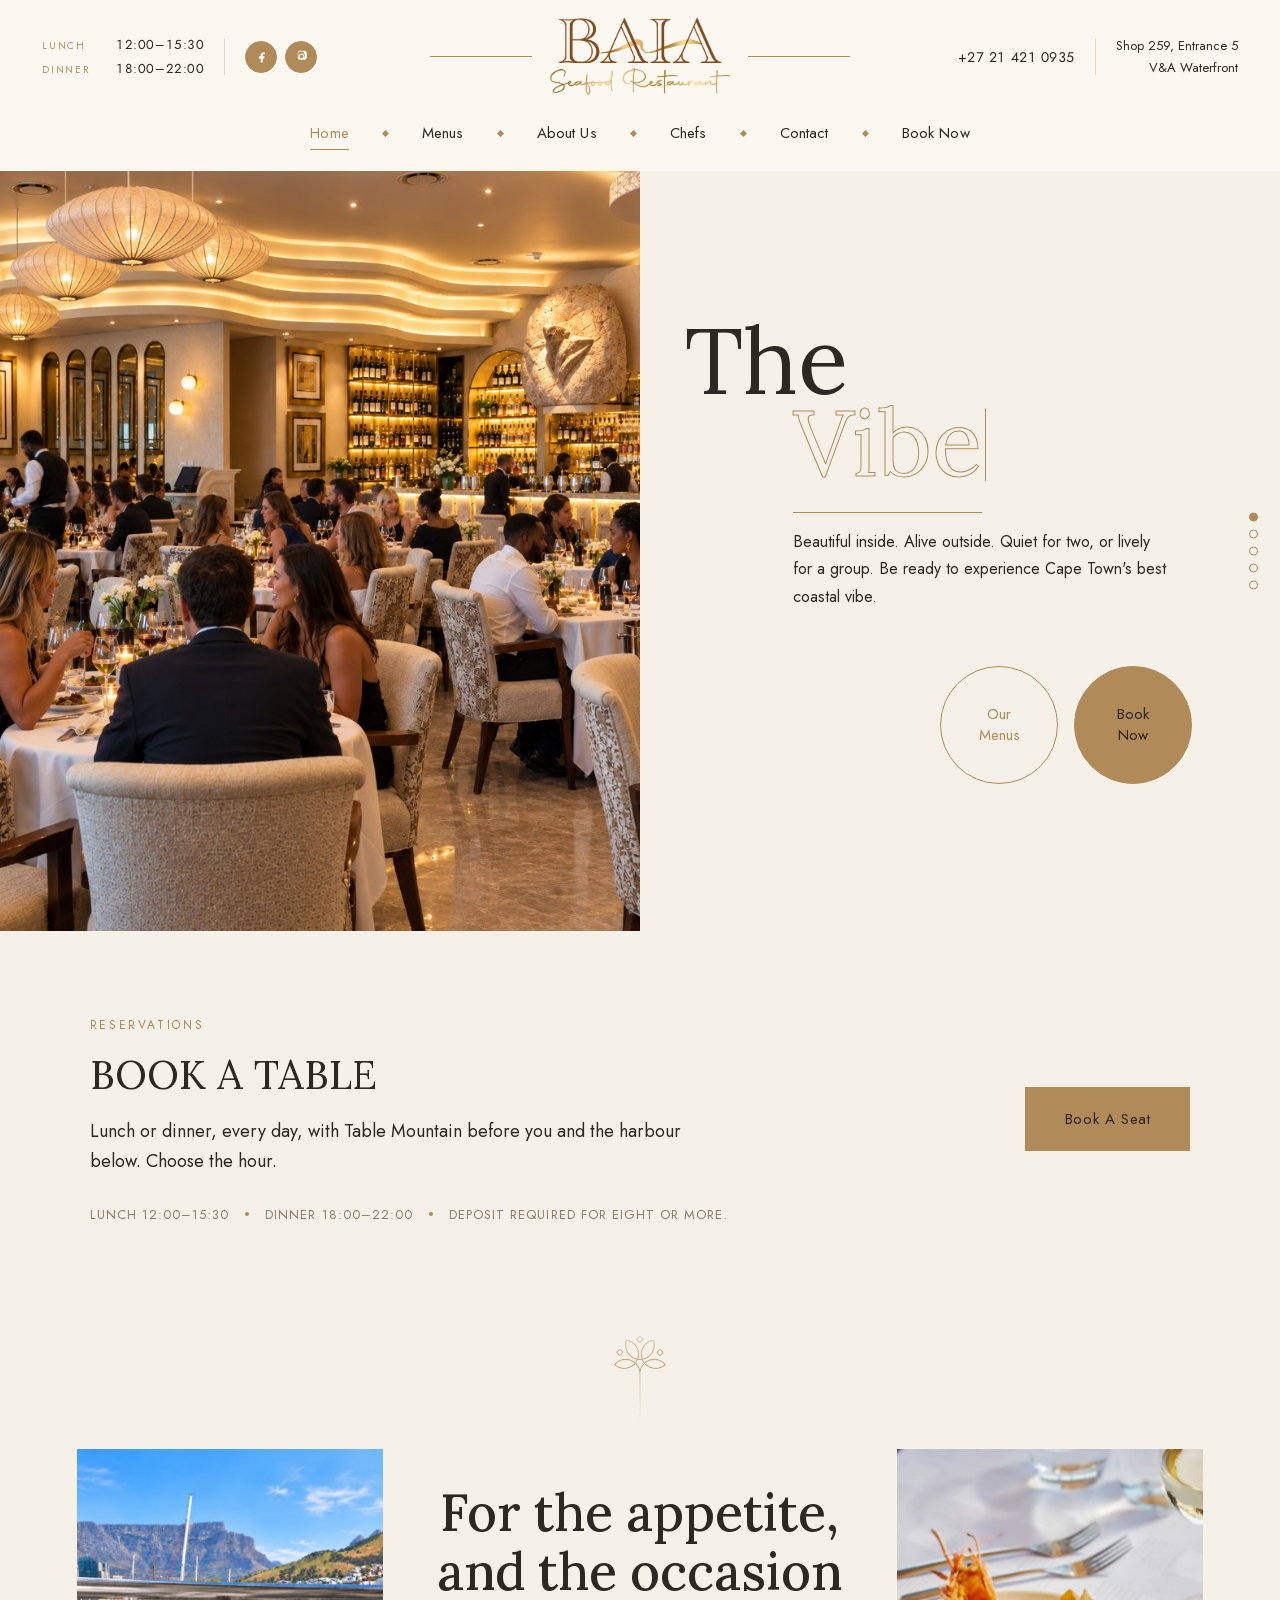
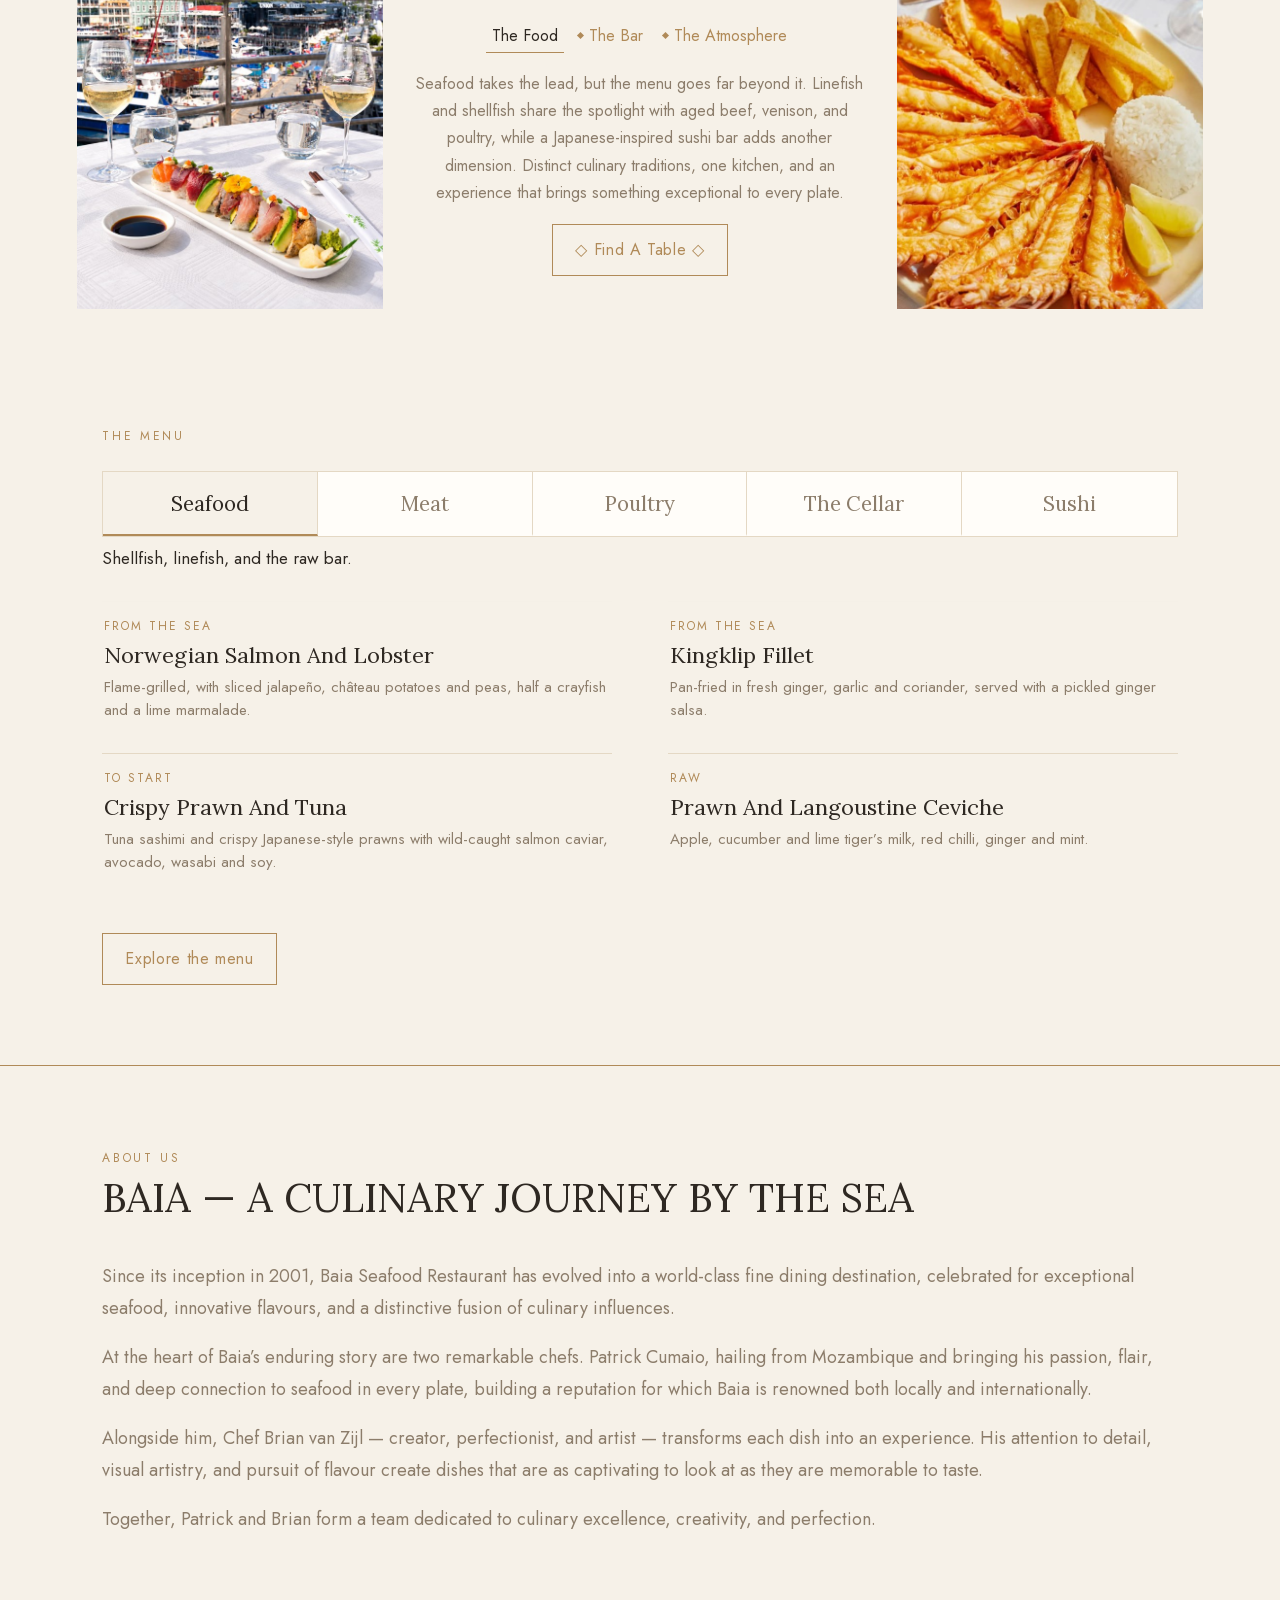
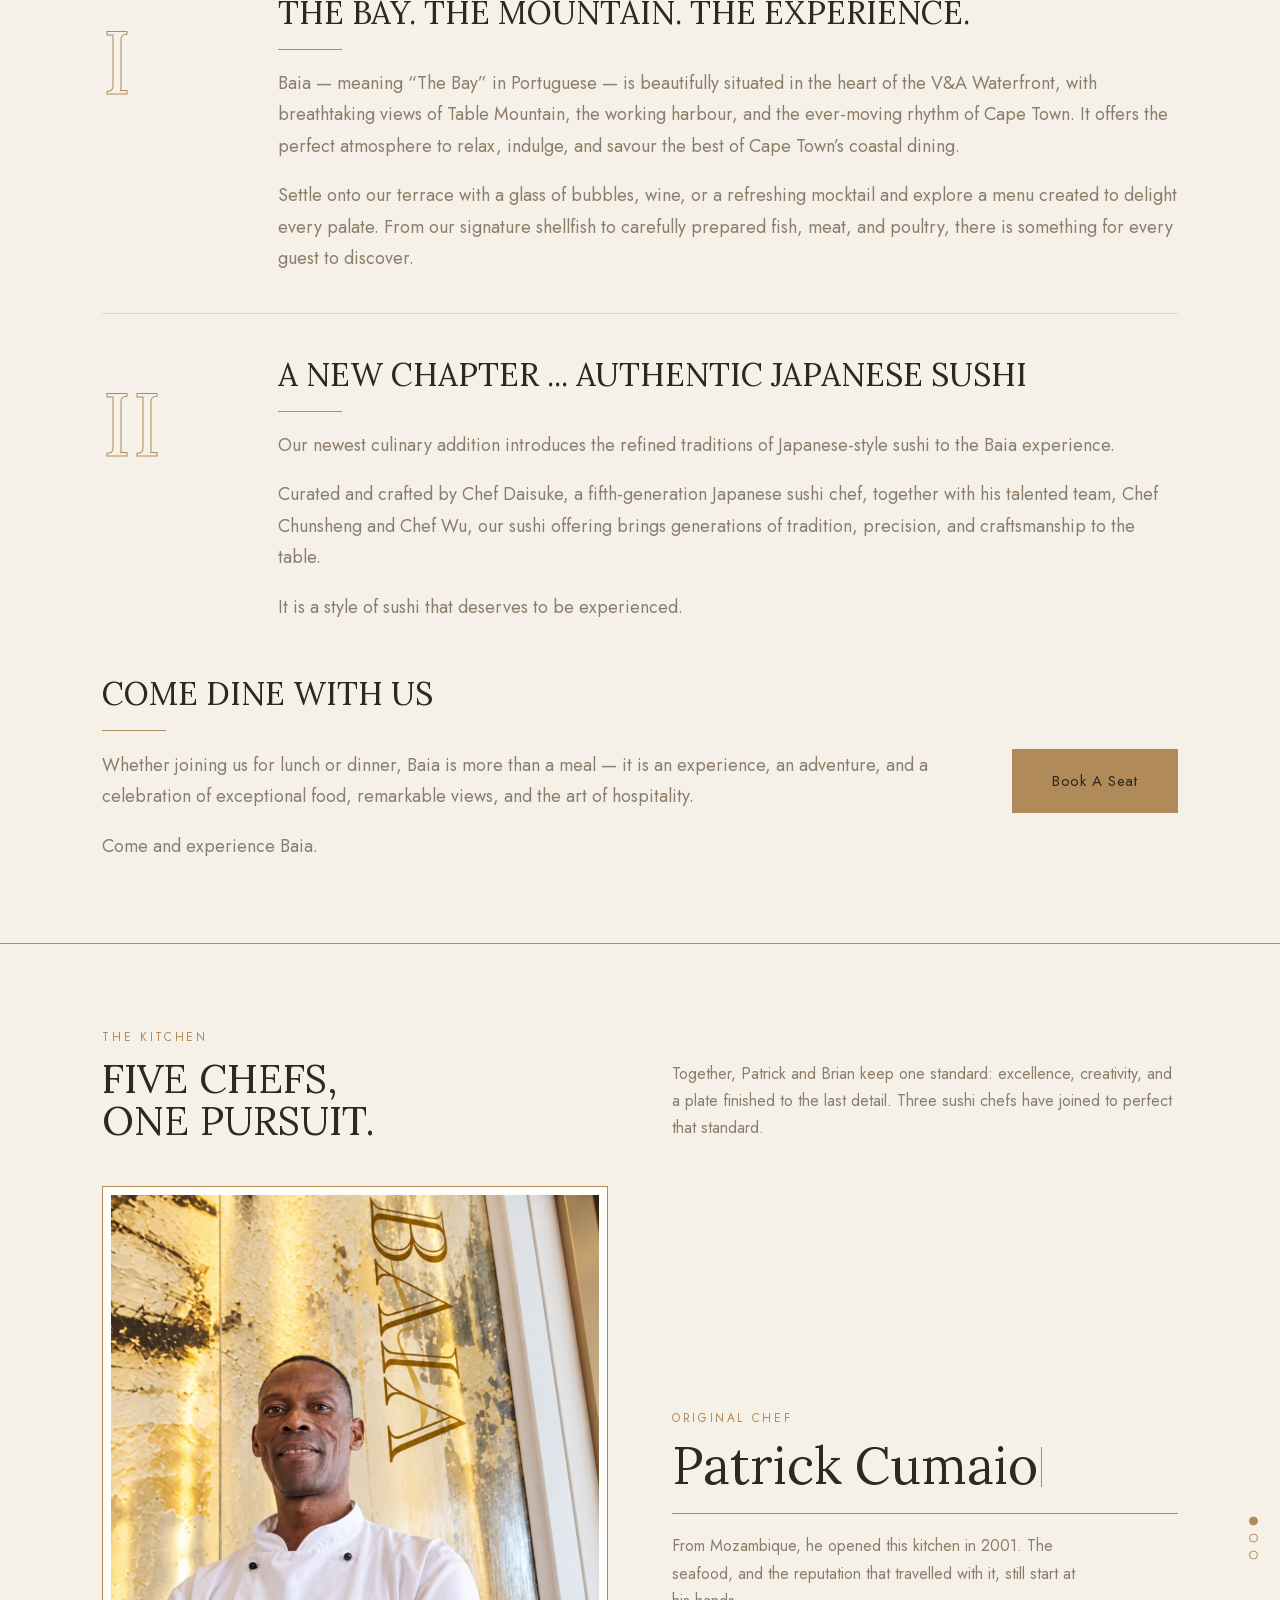
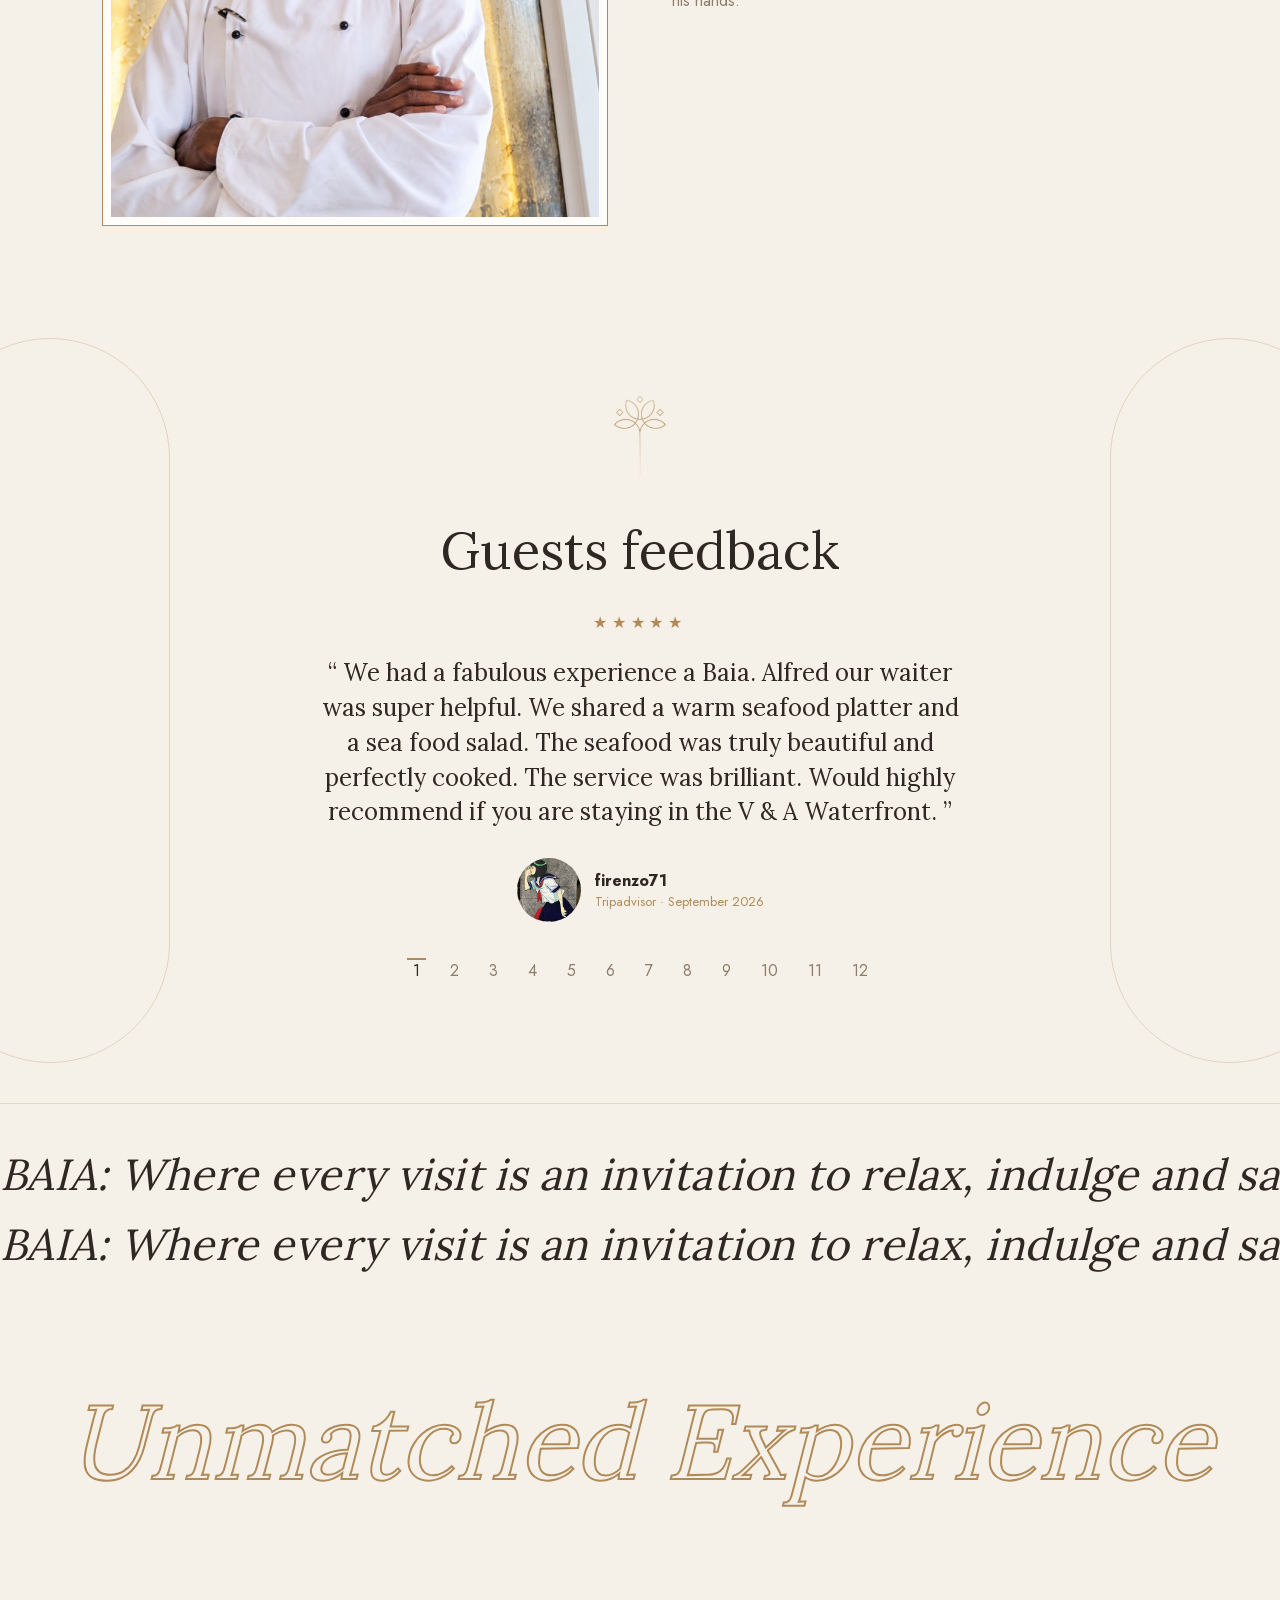
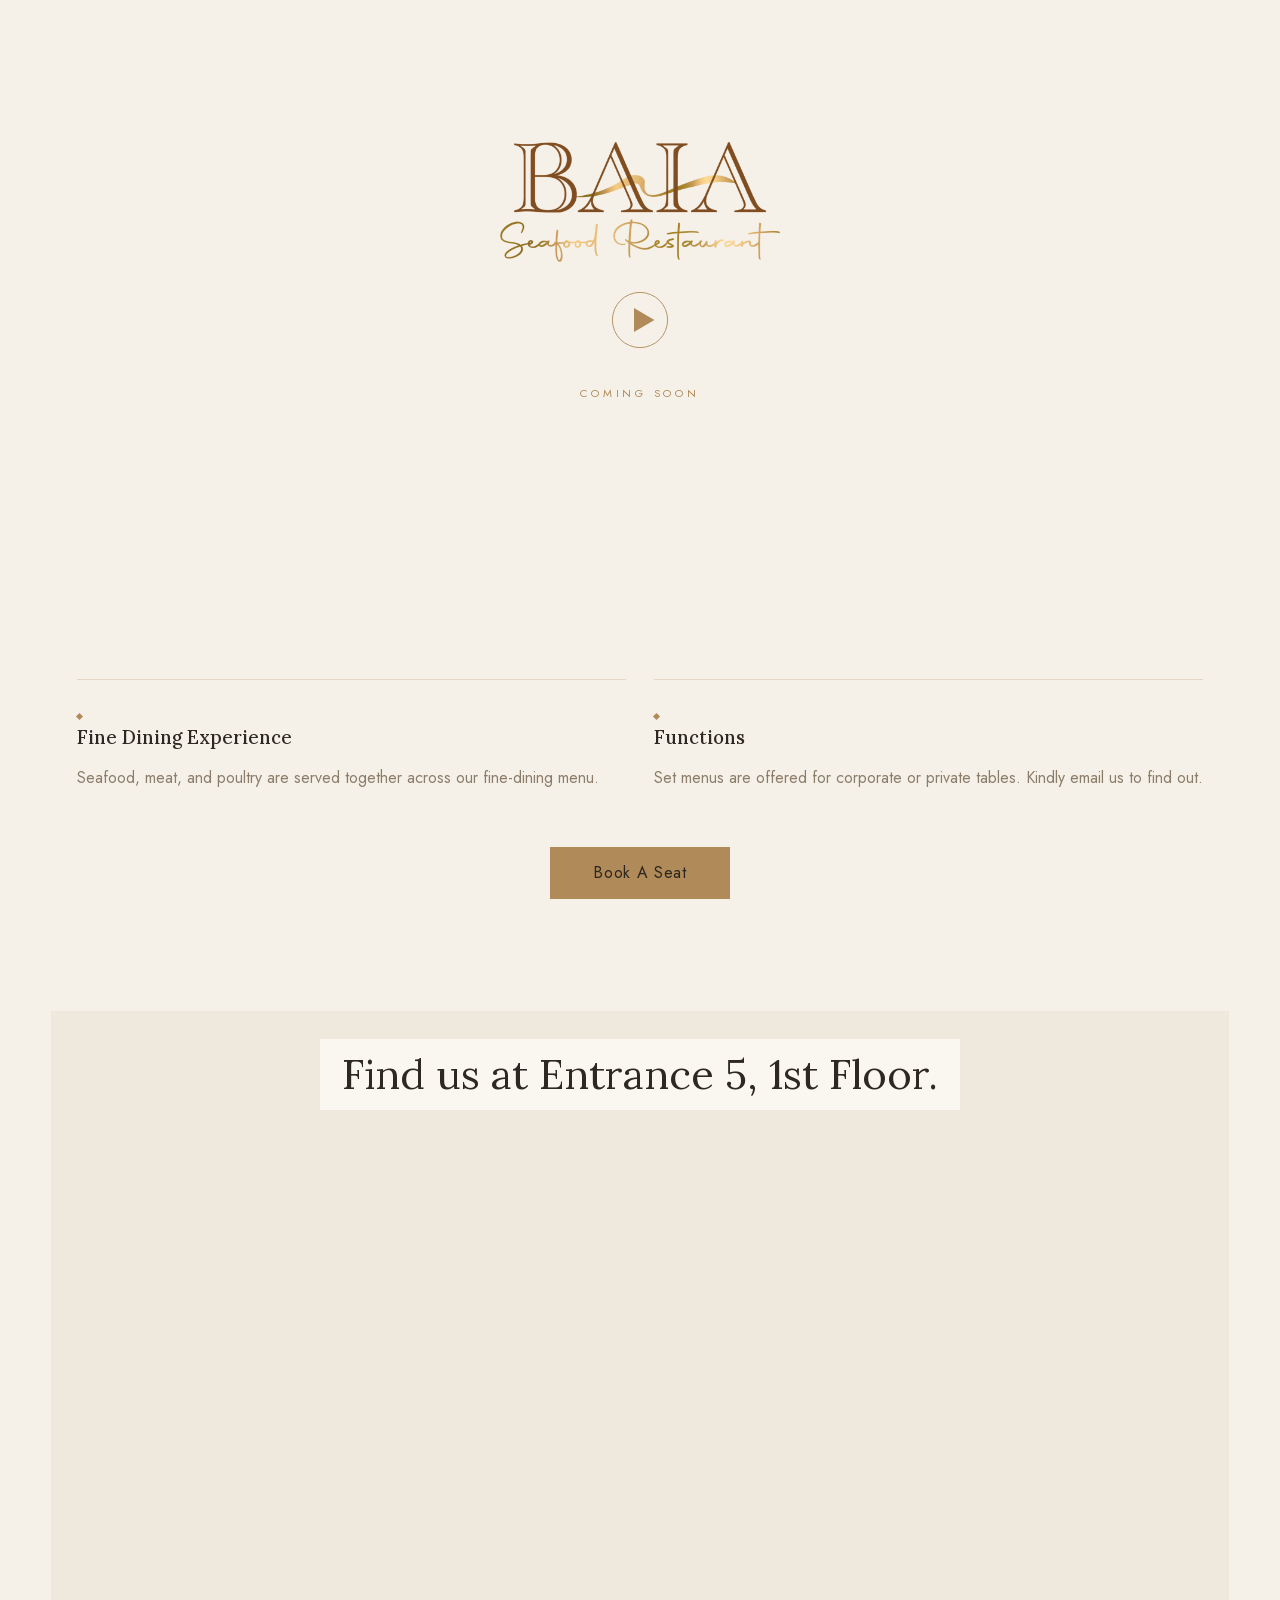
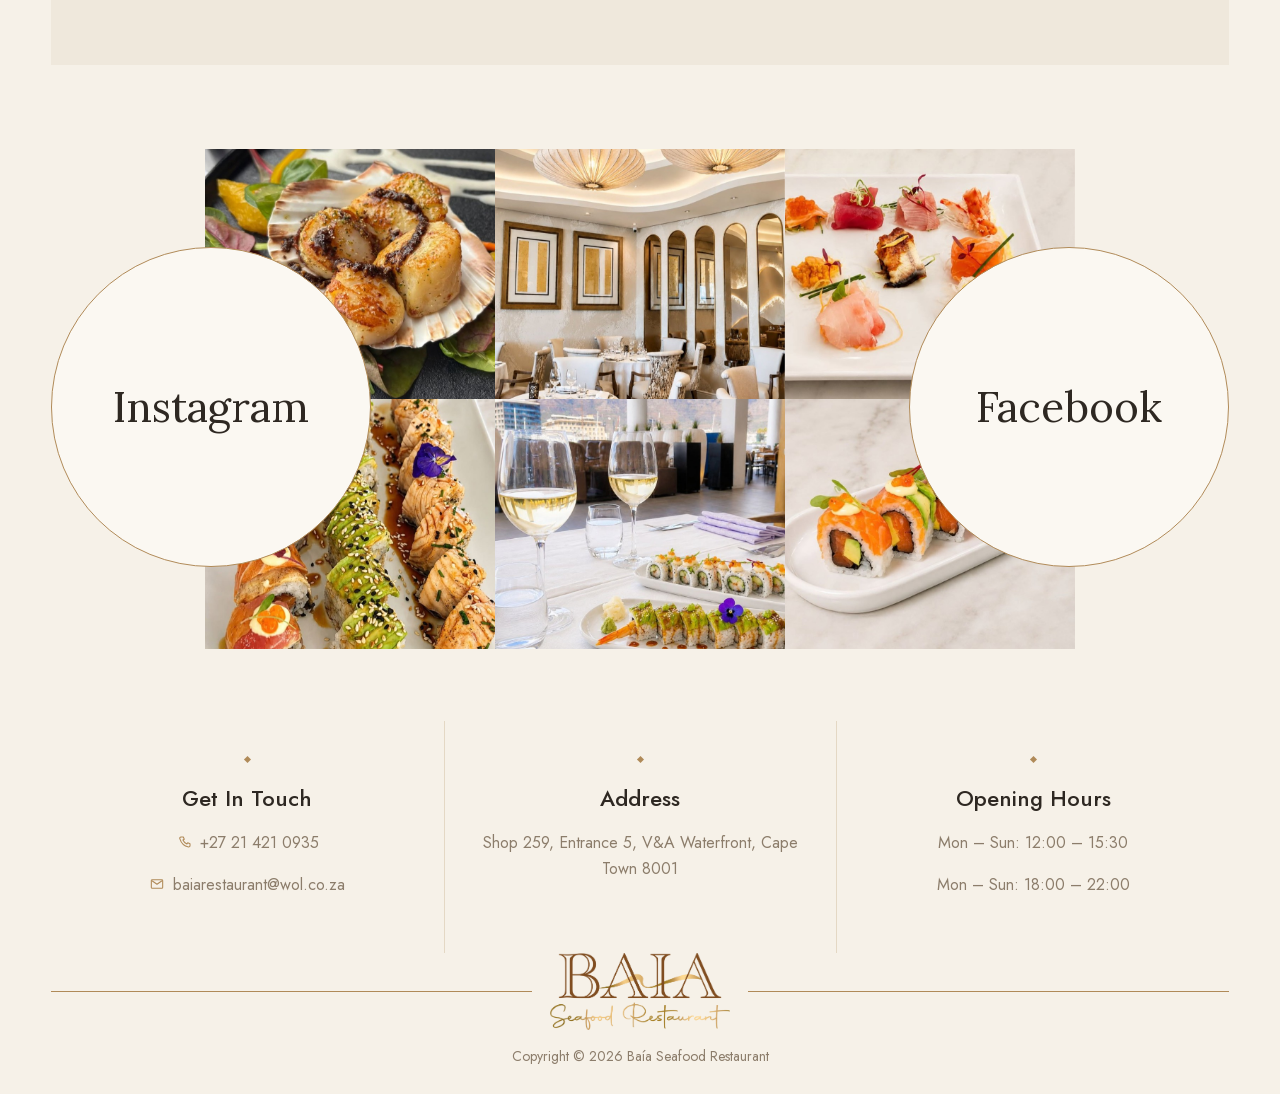
<file: index.html>
<!DOCTYPE html><!--tbGNmmiroVIZ7YdvEYCg_--><html lang="en" class="__variable_c19f6d __variable_d8f060"><head><meta charSet="utf-8"/><meta name="viewport" content="width=device-width, initial-scale=1"/><link rel="preload" href="/_next/static/media/5c0c2bcbaa4149ca-s.p.woff2" as="font" crossorigin="" type="font/woff2"/><link rel="preload" href="/_next/static/media/9dd75fadc5b3df29-s.p.woff2" as="font" crossorigin="" type="font/woff2"/><link rel="preload" as="image" href="/brand/baia-logo.png?v=4"/><link rel="preload" as="image" href="/shapes/s-shape-1.png?v=3"/><link rel="preload" as="image" href="/dishes/terrace-sushi.jpg"/><link rel="preload" as="image" href="/atmosphere/dining-floor.jpg"/><link rel="preload" as="image" href="/atmosphere/terrace-tables.jpg"/><link rel="preload" as="image" href="/dishes/prawn-plate.jpg"/><link rel="preload" as="image" href="/atmosphere/hero-3.jpg?v=2"/><link rel="preload" as="image" href="/atmosphere/lantern-room.jpg"/><link rel="preload" as="image" href="/chefs/patrick.jpg"/><link rel="preload" as="image" href="/reviews/firenzo71.jpg"/><link rel="stylesheet" href="/_next/static/css/3f67ad1ce07af3d0.css" data-precedence="next"/><link rel="preload" as="script" fetchPriority="low" href="/_next/static/chunks/webpack-75a5e3ce0c363631.js"/><script src="/_next/static/chunks/4bd1b696-c023c6e3521b1417.js" async=""></script><script src="/_next/static/chunks/255-9c0c72a5d4870e58.js" async=""></script><script src="/_next/static/chunks/main-app-c6679bb073e35617.js" async=""></script><script src="/_next/static/chunks/619-ba102abea3e3d0e4.js" async=""></script><script src="/_next/static/chunks/813-32474deafa5cc96c.js" async=""></script><script src="/_next/static/chunks/app/layout-e9a6f1c3f19a4385.js" async=""></script><script src="/_next/static/chunks/app/page-422f054b7180be2b.js" async=""></script><link rel="preload" as="image" href="/dishes/scallops.jpg"/><link rel="preload" as="image" href="/atmosphere/corner.jpg"/><link rel="preload" as="image" href="/dishes/sashimi.jpg"/><link rel="preload" as="image" href="/dishes/platter.jpg"/><link rel="preload" as="image" href="/atmosphere/terrace.jpg"/><link rel="preload" as="image" href="/dishes/rolls.jpg"/><meta name="next-size-adjust" content=""/><title>Baía Seafood Restaurant</title><meta name="description" content="Baía, pronounced Ba-hia, is a seafood restaurant upstairs at Entrance 5, V&amp;A Waterfront, Cape Town."/><script src="/_next/static/chunks/polyfills-42372ed130431b0a.js" noModule=""></script></head><body><div hidden=""><!--$--><!--/$--></div><div class="loader is-on" aria-hidden="false"><img class="logo " src="/brand/baia-logo.png?v=4" alt="Baía Seafood Restaurant"/></div><header class="site-header "><div class="utility"><div class="utility-side utility-left"><dl class="utility-hours"><div><dt>Lunch</dt><dd>12:00–15:30</dd></div><div><dt>Dinner</dt><dd>18:00–22:00</dd></div></dl><span class="utility-split" aria-hidden="true"></span><span class="follow"><a href="https://www.facebook.com/baiaseafoodrestaurant/" aria-label="Facebook" target="_blank" rel="noreferrer"><svg viewBox="0 0 24 24" aria-hidden="true"><path fill="currentColor" d="M14.8 8.4h2.3V5.4h-2.3c-2.5 0-4.1 1.6-4.1 4.2v1.9H8.2V15h2.5v6.6h3.2V15h2.4l.4-3.5h-2.8V9.7c0-.8.3-1.3 1.3-1.3z"></path></svg></a><a href="https://www.instagram.com/baiaseafoodrestaurant/" aria-label="Instagram" target="_blank" rel="noreferrer"><svg viewBox="0 0 24 24" aria-hidden="true"><path fill="currentColor" d="M12 7.6a4.4 4.4 0 1 0 0 8.8 4.4 4.4 0 0 0 0-8.8zm0 7.2a2.8 2.8 0 1 1 0-5.6 2.8 2.8 0 0 1 0 5.6zM17.2 7.1a1 1 0 1 1-2 0 1 1 0 0 1 2 0zM12 4.4c1.5 0 1.6 0 2.2.1.5 0 .9.1 1.2.2.4.2.6.3.9.6.2.2.4.5.6.9.1.3.2.7.2 1.2.1.6.1.7.1 2.2s0 1.6-.1 2.2c0 .5-.1.9-.2 1.2-.2.4-.4.6-.6.9-.3.2-.5.4-.9.6-.3.1-.7.2-1.2.2-.6.1-.7.1-2.2.1s-1.6 0-2.2-.1c-.5 0-.9-.1-1.2-.2-.4-.2-.6-.4-.9-.6-.2-.3-.4-.5-.6-.9-.1-.3-.2-.7-.2-1.2-.1-.6-.1-.7-.1-2.2s0-1.6.1-2.2c0-.5.1-.9.2-1.2.2-.4.4-.7.6-.9.3-.3.5-.4.9-.6.3-.1.7-.2 1.2-.2.6-.1.7-.1 2.2-.1zm0-1.6c-1.5 0-1.7 0-2.3.1-.6 0-1.1.1-1.5.3-.4.1-.8.4-1.1.7-.3.3-.6.7-.7 1.1-.2.4-.3.9-.3 1.5C6 7.1 6 7.3 6 8.8v2.4c0 1.5 0 1.7.1 2.3.1.6.1 1.1.3 1.5.1.4.4.8.7 1.1.3.3.7.6 1.1.7.4.2.9.3 1.5.3.6.1.8.1 2.3.1h2.4c1.5 0 1.7 0 2.3-.1.6 0 1.1-.1 1.5-.3.4-.1.8-.4 1.1-.7.3-.3.6-.7.7-1.1.2-.4.3-.9.3-1.5.1-.6.1-.8.1-2.3V8.8c0-1.5 0-1.7-.1-2.3 0-.6-.1-1.1-.3-1.5-.1-.4-.4-.8-.7-1.1-.3-.3-.7-.6-1.1-.7-.4-.2-.9-.3-1.5-.3-.6-.1-.8-.1-2.3-.1H12z"></path></svg></a></span></div><div class="utility-center"><span class="rule"></span><a class="utility-logo" aria-label="Baía home" href="/"><img class="logo " src="/brand/baia-logo.png?v=4" alt="Baía Seafood Restaurant"/></a><span class="rule"></span></div><div class="utility-side utility-right"><a class="utility-phone" href="tel:+27214210935">+27 21 421 0935</a><span class="utility-split" aria-hidden="true"></span><a class="utility-address" href="https://www.google.com/maps/search/?api=1&amp;query=Baia+Seafood+Restaurant+Shop+259+Entrance+5+V%26A+Waterfront+Cape+Town+8001" target="_blank" rel="noreferrer"><span>Shop 259, Entrance 5</span><span>V&amp;A Waterfront</span></a></div></div><div class="nav-bar"><a class="nav-logo" aria-label="Baía home" href="/"><img class="logo " src="/brand/baia-logo.png?v=4" alt="Baía Seafood Restaurant"/></a><button type="button" class="burger" aria-label="Open navigation"><span></span><span></span><span></span></button><nav class="main-nav" aria-label="Primary"><a class="is-active" href="/">Home</a><i class="diamond" aria-hidden="true"></i><a href="/#explore">Menus</a><i class="diamond" aria-hidden="true"></i><a href="/#about">About Us</a><i class="diamond" aria-hidden="true"></i><a href="/#chefs">Chefs</a><i class="diamond" aria-hidden="true"></i><a href="/#footer">Contact</a><i class="diamond" aria-hidden="true"></i><a href="https://www.dineplan.com/restaurant/baia-seafood-restaurant" target="_blank" rel="noreferrer">Book Now</a></nav><button type="button" class="dot-grid" aria-label="Open panel"><i></i><i></i><i></i><i></i><i></i><i></i><i></i><i></i><i></i></button></div></header><div class="offcanvas "><button type="button" class="sheet-close">Close</button><img class="logo " src="/brand/baia-logo.png?v=4" alt="Baía Seafood Restaurant"/><p>BAIA: Where every visit is an invitation to relax, indulge and savour the best of Cape Town&#x27;s coastal dining.</p><a class="off-line" href="tel:+27214210935"><svg viewBox="0 0 24 24" aria-hidden="true"><path fill="none" stroke="currentColor" stroke-width="1.6" stroke-linecap="round" stroke-linejoin="round" d="M8 3h3l1.4 3.4-2 1.2a12 12 0 0 0 6 6l1.2-2L21 13v3a2 2 0 0 1-2.2 2A17 17 0 0 1 6 6.2 2 2 0 0 1 8 3z"></path></svg>+27 21 421 0935</a><a class="off-line" href="mailto:baiarestaurant@wol.co.za"><svg viewBox="0 0 24 24" aria-hidden="true"><rect x="3.5" y="5.5" width="17" height="13" rx="1.4" fill="none" stroke="currentColor" stroke-width="1.6"></rect><path d="M4.5 7.2 12 12.4l7.5-5.2" fill="none" stroke="currentColor" stroke-width="1.6" stroke-linejoin="round"></path></svg>baiarestaurant@wol.co.za</a><a class="off-address" href="https://www.google.com/maps/search/?api=1&amp;query=Baia+Seafood+Restaurant+Shop+259+Entrance+5+V%26A+Waterfront+Cape+Town+8001" target="_blank" rel="noreferrer">Shop 259, Entrance 5, V&amp;A Waterfront, Cape Town 8001</a><div class="off-map"><iframe title="Map of Baía at the V&amp;A Waterfront" src="https://maps.google.com/maps?q=Shop%20259%20Entrance%205%20V%26A%20Waterfront%20Cape%20Town%208001&amp;z=16&amp;output=embed" loading="lazy"></iframe><a class="map-open" href="https://www.google.com/maps/search/?api=1&amp;query=Baia+Seafood+Restaurant+Shop+259+Entrance+5+V%26A+Waterfront+Cape+Town+8001" target="_blank" rel="noreferrer" aria-label="Open Shop 259, Entrance 5, V&amp;A Waterfront, Cape Town 8001 in Google Maps"></a></div><a class="btn-fill off-book" href="https://www.dineplan.com/restaurant/baia-seafood-restaurant" target="_blank" rel="noreferrer">Book Now</a></div><div class="cursor-outer" aria-hidden="true"></div><div class="cursor-inner" aria-hidden="true"></div><main><section class="hero"><div class="hero-photo"><div class="hero-depth"><div class="hero-frame is-on " style="background-image:url(/atmosphere/hero-4.jpg?v=2);opacity:1;z-index:3" aria-hidden="false"></div><div class="hero-frame  " style="background-image:url(/atmosphere/occasion.jpg);opacity:0;z-index:2" aria-hidden="true"></div><div class="hero-frame  " style="background-image:url(/atmosphere/hero-1.jpg?v=2);opacity:0;z-index:2" aria-hidden="true"></div><div class="hero-frame  " style="background-image:url(/atmosphere/hero-2.jpg?v=2);opacity:0;z-index:2" aria-hidden="true"></div><div class="hero-frame  " style="background-image:url(/atmosphere/hero-3.jpg?v=2);opacity:0;z-index:2" aria-hidden="true"></div></div></div><div class="hero-copy"><h1 aria-label="The Vibe"><span class="hero-line"><span class="hero-ghost" aria-hidden="true">The</span><span class="hero-live" aria-hidden="true"><i class="hero-caret"></i></span></span><span class="hero-line hero-outline"><span class="hero-ghost" aria-hidden="true">Vibe</span><span class="hero-live" aria-hidden="true"></span><span class="hero-meter" aria-hidden="true"><span style="animation-duration:9520ms"></span></span></span></h1><p>Beautiful inside. Alive outside. Quiet for two, or lively for a group. Be ready to experience Cape Town&#x27;s best coastal vibe.</p><div class="hero-actions"><a class="hero-circle" href="#explore">Our<br/>Menus</a><a class="hero-circle is-gold" href="https://www.dineplan.com/restaurant/baia-seafood-restaurant" target="_blank" rel="noreferrer">Book<br/>Now</a></div></div><div class="hero-dots" role="tablist" aria-label="Hero slides"><button type="button" class="is-on" aria-label="Slide 1"></button><button type="button" class="" aria-label="Slide 2"></button><button type="button" class="" aria-label="Slide 3"></button><button type="button" class="" aria-label="Slide 4"></button><button type="button" class="" aria-label="Slide 5"></button></div></section><section class="booking" id="book"><div class="booking-row"><div class="booking-copy"><p class="kicker">Reservations</p><h2>Book a table</h2><p>Lunch or dinner, every day, with Table Mountain before you and the harbour below. Choose the hour.</p><ul class="booking-facts"><li>Lunch 12:00–15:30</li><li>Dinner 18:00–22:00</li><li>Deposit required for eight or more.</li></ul></div><a class="btn-fill booking-cta" href="https://www.dineplan.com/restaurant/baia-seafood-restaurant" target="_blank" rel="noreferrer">Book A Seat</a></div></section><section class="story" id="story" style="--story-hold:7280ms"><div class="story-mark"><img class="floral" src="/shapes/s-shape-1.png?v=3" alt=""/></div><div class="reveal  story-grid"><div class="story-photo"><img class="is-on" src="/dishes/terrace-sushi.jpg" alt="Sushi on the terrace, with Table Mountain and the harbour" aria-hidden="false"/><img class="" src="/atmosphere/dining-floor.jpg" alt="The dining room" aria-hidden="true"/><img class="" src="/atmosphere/terrace-tables.jpg" alt="The terrace and Table Mountain" aria-hidden="true"/></div><div class="story-copy"><h2>For the appetite, and the occasion</h2><div class="tabs"><span><button type="button" class="is-on">The Food</button></span><span><i class="diamond" aria-hidden="true"></i><button type="button" class="">The Bar</button></span><span><i class="diamond" aria-hidden="true"></i><button type="button" class="">The Atmosphere</button></span></div><div class="story-body"><p class="is-in">Seafood takes the lead, but the menu goes far beyond it. Linefish and shellfish share the spotlight with aged beef, venison, and poultry, while a Japanese-inspired sushi bar adds another dimension. Distinct culinary traditions, one kitchen, and an experience that brings something exceptional to every plate.</p></div><a class="btn-line" href="https://www.dineplan.com/restaurant/baia-seafood-restaurant" target="_blank" rel="noreferrer">◇ Find A Table ◇</a></div><div class="story-photo"><img class="is-on" src="/dishes/prawn-plate.jpg" alt="Prawns with rice and chips" aria-hidden="false"/><img class="" src="/atmosphere/hero-3.jpg?v=2" alt="The wine wall" aria-hidden="true"/><img class="" src="/atmosphere/lantern-room.jpg" alt="The dining room in the evening" aria-hidden="true"/></div></div></section><section class="menu-explore" id="explore" aria-label="The menu"><div class="menu-head"><p class="kicker">The menu</p><div class="menu-chapters" role="tablist" aria-label="Menu chapters"><button type="button" role="tab" id="chapter-seafood" aria-selected="true" aria-controls="explore-panel" tabindex="0" class="is-on"><span>Seafood</span></button><button type="button" role="tab" id="chapter-meat" aria-selected="false" aria-controls="explore-panel" tabindex="-1" class=""><span>Meat</span></button><button type="button" role="tab" id="chapter-poultry" aria-selected="false" aria-controls="explore-panel" tabindex="-1" class=""><span>Poultry</span></button><button type="button" role="tab" id="chapter-cellar" aria-selected="false" aria-controls="explore-panel" tabindex="-1" class=""><span>The Cellar</span></button><button type="button" role="tab" id="chapter-sushi" aria-selected="false" aria-controls="explore-panel" tabindex="-1" class=""><span>Sushi</span></button></div><p class="menu-intro">Shellfish, linefish, and the raw bar.</p></div><div class="menu-reel is-single is-still" id="explore-panel" role="tabpanel" aria-labelledby="chapter-seafood" style="--rows:2"></div><button type="button" class="btn-line" aria-haspopup="dialog" aria-expanded="false">Explore the menu</button></section><section class="about" id="about" aria-label="About us"><div class="about-lead"><p class="kicker">About us</p><h2><span class="about-line"><span>BAIA — A CULINARY JOURNEY BY THE SEA</span></span></h2></div><div class="about-prose"><p>Since its inception in 2001, Baia Seafood Restaurant has evolved into a world-class fine dining destination, celebrated for exceptional seafood, innovative flavours, and a distinctive fusion of culinary influences.</p><p>At the heart of Baia’s enduring story are two remarkable chefs. Patrick Cumaio, hailing from Mozambique and bringing his passion, flair, and deep connection to seafood in every plate, building a reputation for which Baia is renowned both locally and internationally.</p><p>Alongside him, Chef Brian van Zijl — creator, perfectionist, and artist — transforms each dish into an experience. His attention to detail, visual artistry, and pursuit of flavour create dishes that are as captivating to look at as they are memorable to taste.</p><p>Together, Patrick and Brian form a team dedicated to culinary excellence, creativity, and perfection.</p></div><div class="about-spread"><article><span class="about-mark" aria-hidden="true">I</span><div class="about-copy"><h3>THE BAY. THE MOUNTAIN. THE EXPERIENCE.</h3><p>Baia — meaning “The Bay” in Portuguese — is beautifully situated in the heart of the V&amp;A Waterfront, with breathtaking views of Table Mountain, the working harbour, and the ever-moving rhythm of Cape Town. It offers the perfect atmosphere to relax, indulge, and savour the best of Cape Town’s coastal dining.</p><p>Settle onto our terrace with a glass of bubbles, wine, or a refreshing mocktail and explore a menu created to delight every palate. From our signature shellfish to carefully prepared fish, meat, and poultry, there is something for every guest to discover.</p></div></article><article><span class="about-mark" aria-hidden="true">II</span><div class="about-copy"><h3>A NEW CHAPTER ... AUTHENTIC JAPANESE SUSHI</h3><p>Our newest culinary addition introduces the refined traditions of Japanese-style sushi to the Baia experience.</p><p>Curated and crafted by Chef Daisuke, a fifth-generation Japanese sushi chef, together with his talented team, Chef Chunsheng and Chef Wu, our sushi offering brings generations of tradition, precision, and craftsmanship to the table.</p><p>It is a style of sushi that deserves to be experienced.</p></div></article></div><div class="about-close"><h3>COME DINE WITH US</h3><div class="about-close-line"><p>Whether joining us for lunch or dinner, Baia is more than a meal — it is an experience, an adventure, and a celebration of exceptional food, remarkable views, and the art of hospitality.</p><a class="btn-fill booking-cta" href="https://www.dineplan.com/restaurant/baia-seafood-restaurant" target="_blank" rel="noreferrer">Book A Seat</a></div><p>Come and experience Baia.</p></div></section><section class="chefs" id="chefs" aria-label="The chefs"><div class="chefs-head"><div><p class="kicker">The kitchen</p><h2>Five chefs,<br/>one pursuit.</h2></div><p>Together, Patrick and Brian keep one standard: excellence, creativity, and a plate finished to the last detail. Three sushi chefs have joined to perfect that standard.</p></div><div class="chef-show"><div class="chef-stage"><div class="chef-layer is-in"><div class="chef-frame"><img src="/chefs/patrick.jpg" alt=""/></div><div class="chef-copy"><p class="kicker">Original chef</p><h3 aria-label="Patrick Cumaio"><span class="chef-name-ghost" aria-hidden="true">Patrick Cumaio</span><span class="chef-name-live" aria-hidden="true">Patrick Cumaio</span></h3><div class="chef-line" aria-hidden="true"><span></span></div><p>From Mozambique, he opened this kitchen in 2001. The seafood, and the reputation that travelled with it, still start at his hands.</p></div></div></div><div class="chef-dots" role="tablist" aria-label="Chefs"><button type="button" class="is-on" aria-label="Patrick Cumaio"></button><button type="button" class="" aria-label="Brian Van Zijl"></button><button type="button" class="" aria-label="Sushi Chefs"></button></div></div></section><section class="quotes"><div class="frame frame-l"></div><div class="frame frame-r"></div><div class="story-mark"><img class="floral" src="/shapes/s-shape-1.png?v=3" alt=""/></div><h2 class="quotes-title">Guests feedback</h2><a class="quotes-link" href="https://www.tripadvisor.com/ShowUserReviews-g312659-d786129-r1079598096-Baia_Seafood_Restaurant-Cape_Town_Central_Western_Cape.html" target="_blank" rel="noreferrer" aria-label="Read firenzo71&#x27;s review on Tripadvisor"><p class="stars" aria-hidden="true">★★★★★</p><blockquote>“ <!-- -->We had a fabulous experience a Baia. Alfred our waiter was super helpful. We shared a warm seafood platter and a sea food salad. The seafood was truly beautiful and perfectly cooked. The service was brilliant. Would highly recommend if you are staying in the V &amp; A Waterfront.<!-- --> ”</blockquote><figure><img src="/reviews/firenzo71.jpg" alt="firenzo71"/><figcaption><strong>firenzo71</strong><span>Tripadvisor<!-- --> · <!-- -->September 2026</span></figcaption></figure></a><div class="pager"><button type="button" class="is-on">1</button><button type="button" class="">2</button><button type="button" class="">3</button><button type="button" class="">4</button><button type="button" class="">5</button><button type="button" class="">6</button><button type="button" class="">7</button><button type="button" class="">8</button><button type="button" class="">9</button><button type="button" class="">10</button><button type="button" class="">11</button><button type="button" class="">12</button></div></section><section class="marquee" aria-label="BAIA: Where every visit is an invitation to relax, indulge and savour the best of Cape Town&#x27;s coastal dining."><div class="marquee-row"><div class="marquee-track" aria-hidden="true"><span class="marquee-item"><em>BAIA: Where every visit is an invitation to relax, indulge and savour the best of Cape Town&#x27;s coastal dining.</em><i class="diamond"></i></span><span class="marquee-item"><em>BAIA: Where every visit is an invitation to relax, indulge and savour the best of Cape Town&#x27;s coastal dining.</em><i class="diamond"></i></span><span class="marquee-item"><em>BAIA: Where every visit is an invitation to relax, indulge and savour the best of Cape Town&#x27;s coastal dining.</em><i class="diamond"></i></span><span class="marquee-item"><em>BAIA: Where every visit is an invitation to relax, indulge and savour the best of Cape Town&#x27;s coastal dining.</em><i class="diamond"></i></span></div></div><div class="marquee-row marquee-row-rev"><div class="marquee-track" aria-hidden="true"><span class="marquee-item"><em>BAIA: Where every visit is an invitation to relax, indulge and savour the best of Cape Town&#x27;s coastal dining.</em><i class="diamond"></i></span><span class="marquee-item"><em>BAIA: Where every visit is an invitation to relax, indulge and savour the best of Cape Town&#x27;s coastal dining.</em><i class="diamond"></i></span><span class="marquee-item"><em>BAIA: Where every visit is an invitation to relax, indulge and savour the best of Cape Town&#x27;s coastal dining.</em><i class="diamond"></i></span><span class="marquee-item"><em>BAIA: Where every visit is an invitation to relax, indulge and savour the best of Cape Town&#x27;s coastal dining.</em><i class="diamond"></i></span></div></div></section><section class="video-block"><h2 class="video-word">Unmatched Experience</h2><div class="video-stage"><div class="video-cinema is-still"><img class="video-logo" src="/brand/baia-logo.png?v=4" alt=""/><div class="play-btn" aria-hidden="true"><span class="play-mark" aria-hidden="true"><svg viewBox="0 0 120 120"><circle class="play-ring" cx="60" cy="60" r="46" fill="none" stroke="currentColor" stroke-width="1.5"></circle><path class="play-triangle" d="M50 40 L84 60 L50 80 Z" fill="currentColor"></path></svg></span></div><p class="video-soon"><span>Coming soon</span></p></div></div></section><section class="services" aria-label="The house"><div class="services-row"><article><i class="diamond" aria-hidden="true"></i><h3>Fine Dining Experience</h3><p>Seafood, meat, and poultry are served together across our fine-dining menu.</p></article><article><i class="diamond" aria-hidden="true"></i><h3>Functions</h3><p>Set menus are offered for corporate or private tables. Kindly email us to find out.</p></article></div><a class="btn-fill services-book" href="https://www.dineplan.com/restaurant/baia-seafood-restaurant" target="_blank" rel="noreferrer">Book A Seat</a></section><section class="location" id="visit"><div class="loc-top"><div class="map-wrap"><iframe title="Map of Baía at the V&amp;A Waterfront" src="https://maps.google.com/maps?q=Shop%20259%20Entrance%205%20V%26A%20Waterfront%20Cape%20Town%208001&amp;z=16&amp;output=embed" loading="lazy"></iframe><h2 class="map-title">Find us at Entrance 5, 1st Floor.</h2><a class="map-open" href="https://www.google.com/maps/search/?api=1&amp;query=Baia+Seafood+Restaurant+Shop+259+Entrance+5+V%26A+Waterfront+Cape+Town+8001" target="_blank" rel="noreferrer" aria-label="Open Shop 259, Entrance 5, V&amp;A Waterfront, Cape Town 8001 in Google Maps"></a></div></div></section><section class="instagram" id="instagram"><a class="ig-badge" href="https://www.instagram.com/baiaseafoodrestaurant/" target="_blank" rel="noreferrer">Instagram</a><a class="ig-badge is-facebook" href="https://www.facebook.com/baiaseafoodrestaurant/" target="_blank" rel="noreferrer">Facebook</a><div class="ig-grid"><a href="https://www.instagram.com/baiaseafoodrestaurant/" target="_blank" rel="noreferrer"><img src="/dishes/scallops.jpg" alt=""/></a><a href="https://www.instagram.com/baiaseafoodrestaurant/" target="_blank" rel="noreferrer"><img src="/atmosphere/corner.jpg" alt=""/></a><a href="https://www.instagram.com/baiaseafoodrestaurant/" target="_blank" rel="noreferrer"><img src="/dishes/sashimi.jpg" alt=""/></a><a href="https://www.instagram.com/baiaseafoodrestaurant/" target="_blank" rel="noreferrer"><img src="/dishes/platter.jpg" alt=""/></a><a href="https://www.instagram.com/baiaseafoodrestaurant/" target="_blank" rel="noreferrer"><img src="/atmosphere/terrace.jpg" alt=""/></a><a href="https://www.instagram.com/baiaseafoodrestaurant/" target="_blank" rel="noreferrer"><img src="/dishes/rolls.jpg" alt=""/></a></div></section><!--$--><!--/$--></main><footer class="site-footer" id="footer"><div class="foot-grid"><section><i class="diamond" aria-hidden="true"></i><h2>Get In Touch</h2><p class="foot-contact"><svg viewBox="0 0 24 24" aria-hidden="true"><path fill="none" stroke="currentColor" stroke-width="1.6" stroke-linecap="round" stroke-linejoin="round" d="M8 3h3l1.4 3.4-2 1.2a12 12 0 0 0 6 6l1.2-2L21 13v3a2 2 0 0 1-2.2 2A17 17 0 0 1 6 6.2 2 2 0 0 1 8 3z"></path></svg><a href="tel:+27214210935">+27 21 421 0935</a></p><p class="foot-contact"><svg viewBox="0 0 24 24" aria-hidden="true"><rect x="3.5" y="5.5" width="17" height="13" rx="1.4" fill="none" stroke="currentColor" stroke-width="1.6"></rect><path d="M4.5 7.2 12 12.4l7.5-5.2" fill="none" stroke="currentColor" stroke-width="1.6" stroke-linejoin="round"></path></svg><a href="mailto:baiarestaurant@wol.co.za">baiarestaurant@wol.co.za</a></p></section><section><i class="diamond" aria-hidden="true"></i><h2>Address</h2><p>Shop 259, Entrance 5, V&amp;A Waterfront, Cape Town 8001</p></section><section><i class="diamond" aria-hidden="true"></i><h2>Opening Hours</h2><p class="copper">Mon – Sun: 12:00 – 15:30</p><p class="copper">Mon – Sun: 18:00 – 22:00</p></section></div><div class="foot-logo"><img class="logo " src="/brand/baia-logo.png?v=4" alt="Baía Seafood Restaurant"/></div><div class="foot-bottom"><p>Copyright © <!-- -->2026<!-- --> <!-- -->Baía Seafood Restaurant</p></div></footer><button type="button" class="to-top " aria-label="Back to top">↑</button><script src="/_next/static/chunks/webpack-75a5e3ce0c363631.js" id="_R_" async=""></script><script>(self.__next_f=self.__next_f||[]).push([0])</script><script>self.__next_f.push([1,"1:\"$Sreact.fragment\"\n2:I[1421,[\"619\",\"static/chunks/619-ba102abea3e3d0e4.js\",\"813\",\"static/chunks/813-32474deafa5cc96c.js\",\"177\",\"static/chunks/app/layout-e9a6f1c3f19a4385.js\"],\"Shell\"]\n3:I[9766,[],\"\"]\n4:I[8924,[],\"\"]\n5:I[6965,[\"619\",\"static/chunks/619-ba102abea3e3d0e4.js\",\"813\",\"static/chunks/813-32474deafa5cc96c.js\",\"974\",\"static/chunks/app/page-422f054b7180be2b.js\"],\"HomeView\"]\n6:I[4431,[],\"OutletBoundary\"]\n8:I[5278,[],\"AsyncMetadataOutlet\"]\na:I[4431,[],\"ViewportBoundary\"]\nc:I[4431,[],\"MetadataBoundary\"]\nd:\"$Sreact.suspense\"\nf:I[7150,[],\"\"]\n:HL[\"/_next/static/media/5c0c2bcbaa4149ca-s.p.woff2\",\"font\",{\"crossOrigin\":\"\",\"type\":\"font/woff2\"}]\n:HL[\"/_next/static/media/9dd75fadc5b3df29-s.p.woff2\",\"font\",{\"crossOrigin\":\"\",\"type\":\"font/woff2\"}]\n:HL[\"/_next/static/css/3f67ad1ce07af3d0.css\",\"style\"]\n"])</script><script>self.__next_f.push([1,"0:{\"P\":null,\"b\":\"tbGNmmiroVIZ7YdvEYCg_\",\"p\":\"\",\"c\":[\"\",\"\"],\"i\":false,\"f\":[[[\"\",{\"children\":[\"__PAGE__\",{}]},\"$undefined\",\"$undefined\",true],[\"\",[\"$\",\"$1\",\"c\",{\"children\":[[[\"$\",\"link\",\"0\",{\"rel\":\"stylesheet\",\"href\":\"/_next/static/css/3f67ad1ce07af3d0.css\",\"precedence\":\"next\",\"crossOrigin\":\"$undefined\",\"nonce\":\"$undefined\"}]],[\"$\",\"html\",null,{\"lang\":\"en\",\"className\":\"__variable_c19f6d __variable_d8f060\",\"suppressHydrationWarning\":true,\"children\":[\"$\",\"body\",null,{\"suppressHydrationWarning\":true,\"children\":[\"$\",\"$L2\",null,{\"children\":[\"$\",\"$L3\",null,{\"parallelRouterKey\":\"children\",\"error\":\"$undefined\",\"errorStyles\":\"$undefined\",\"errorScripts\":\"$undefined\",\"template\":[\"$\",\"$L4\",null,{}],\"templateStyles\":\"$undefined\",\"templateScripts\":\"$undefined\",\"notFound\":[[[\"$\",\"title\",null,{\"children\":\"404: This page could not be found.\"}],[\"$\",\"div\",null,{\"style\":{\"fontFamily\":\"system-ui,\\\"Segoe UI\\\",Roboto,Helvetica,Arial,sans-serif,\\\"Apple Color Emoji\\\",\\\"Segoe UI Emoji\\\"\",\"height\":\"100vh\",\"textAlign\":\"center\",\"display\":\"flex\",\"flexDirection\":\"column\",\"alignItems\":\"center\",\"justifyContent\":\"center\"},\"children\":[\"$\",\"div\",null,{\"children\":[[\"$\",\"style\",null,{\"dangerouslySetInnerHTML\":{\"__html\":\"body{color:#000;background:#fff;margin:0}.next-error-h1{border-right:1px solid rgba(0,0,0,.3)}@media (prefers-color-scheme:dark){body{color:#fff;background:#000}.next-error-h1{border-right:1px solid rgba(255,255,255,.3)}}\"}}],[\"$\",\"h1\",null,{\"className\":\"next-error-h1\",\"style\":{\"display\":\"inline-block\",\"margin\":\"0 20px 0 0\",\"padding\":\"0 23px 0 0\",\"fontSize\":24,\"fontWeight\":500,\"verticalAlign\":\"top\",\"lineHeight\":\"49px\"},\"children\":404}],[\"$\",\"div\",null,{\"style\":{\"display\":\"inline-block\"},\"children\":[\"$\",\"h2\",null,{\"style\":{\"fontSize\":14,\"fontWeight\":400,\"lineHeight\":\"49px\",\"margin\":0},\"children\":\"This page could not be found.\"}]}]]}]}]],[]],\"forbidden\":\"$undefined\",\"unauthorized\":\"$undefined\"}]}]}]}]]}],{\"children\":[\"__PAGE__\",[\"$\",\"$1\",\"c\",{\"children\":[[\"$\",\"$L5\",null,{}],null,[\"$\",\"$L6\",null,{\"children\":[\"$L7\",[\"$\",\"$L8\",null,{\"promise\":\"$@9\"}]]}]]}],{},null,false]},null,false],[\"$\",\"$1\",\"h\",{\"children\":[null,[[\"$\",\"$La\",null,{\"children\":\"$Lb\"}],[\"$\",\"meta\",null,{\"name\":\"next-size-adjust\",\"content\":\"\"}]],[\"$\",\"$Lc\",null,{\"children\":[\"$\",\"div\",null,{\"hidden\":true,\"children\":[\"$\",\"$d\",null,{\"fallback\":null,\"children\":\"$Le\"}]}]}]]}],false]],\"m\":\"$undefined\",\"G\":[\"$f\",[]],\"s\":false,\"S\":true}\n"])</script><script>self.__next_f.push([1,"b:[[\"$\",\"meta\",\"0\",{\"charSet\":\"utf-8\"}],[\"$\",\"meta\",\"1\",{\"name\":\"viewport\",\"content\":\"width=device-width, initial-scale=1\"}]]\n7:null\n"])</script><script>self.__next_f.push([1,"9:{\"metadata\":[[\"$\",\"title\",\"0\",{\"children\":\"Baía Seafood Restaurant\"}],[\"$\",\"meta\",\"1\",{\"name\":\"description\",\"content\":\"Baía, pronounced Ba-hia, is a seafood restaurant upstairs at Entrance 5, V\u0026A Waterfront, Cape Town.\"}]],\"error\":null,\"digest\":\"$undefined\"}\n"])</script><script>self.__next_f.push([1,"e:\"$9:metadata\"\n"])</script></body></html>
</file>
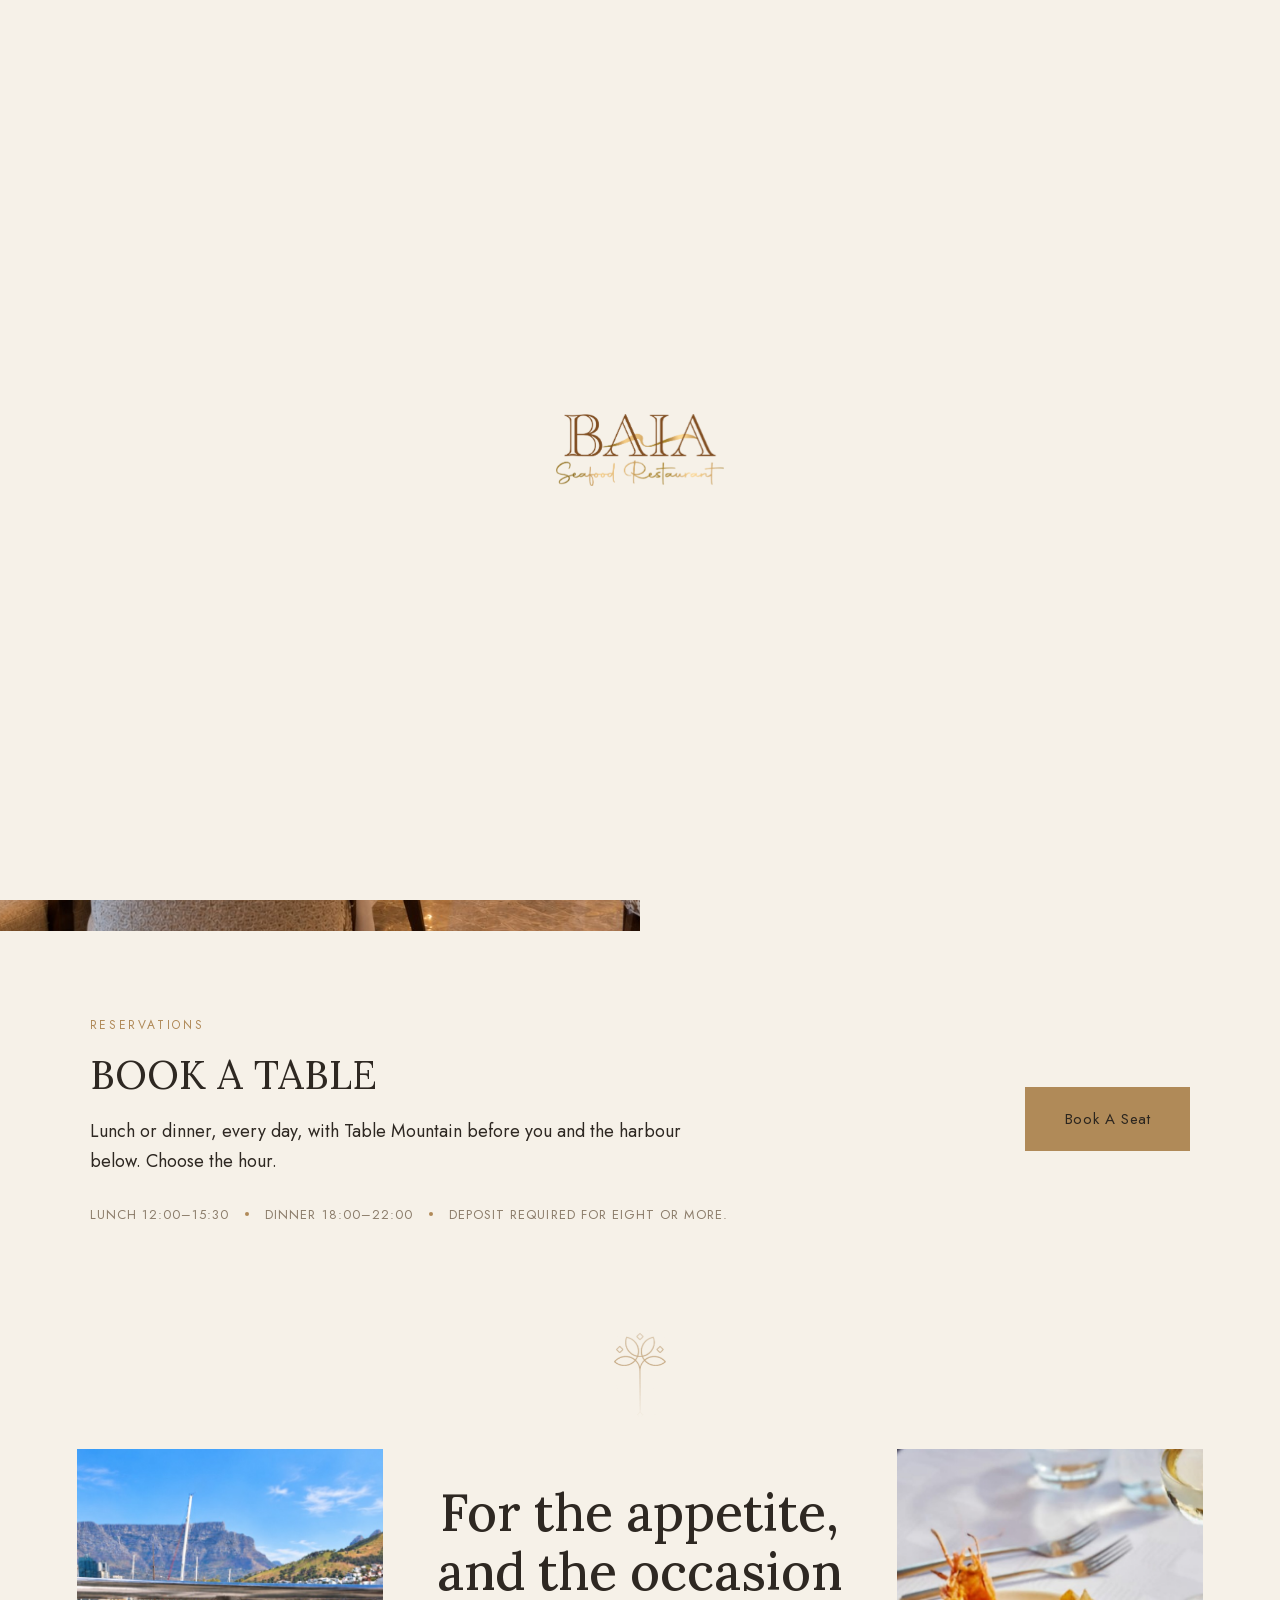
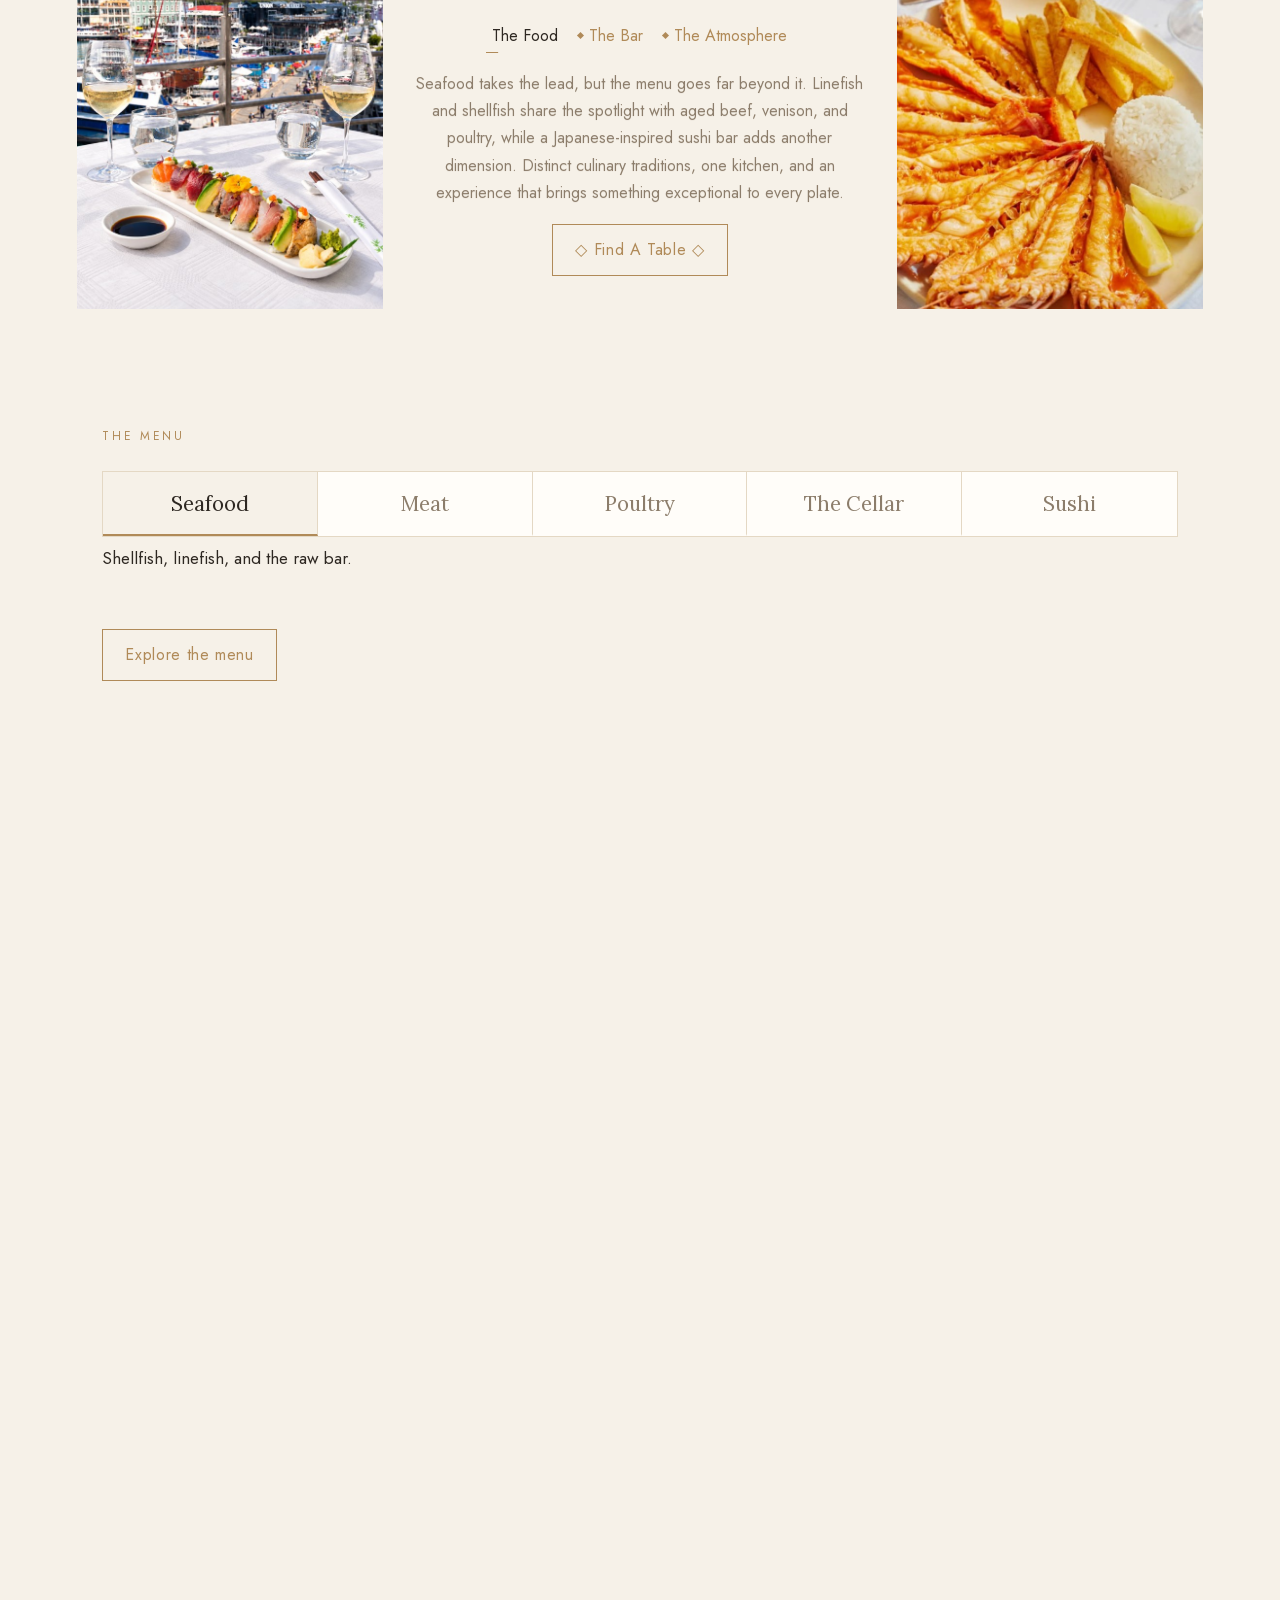
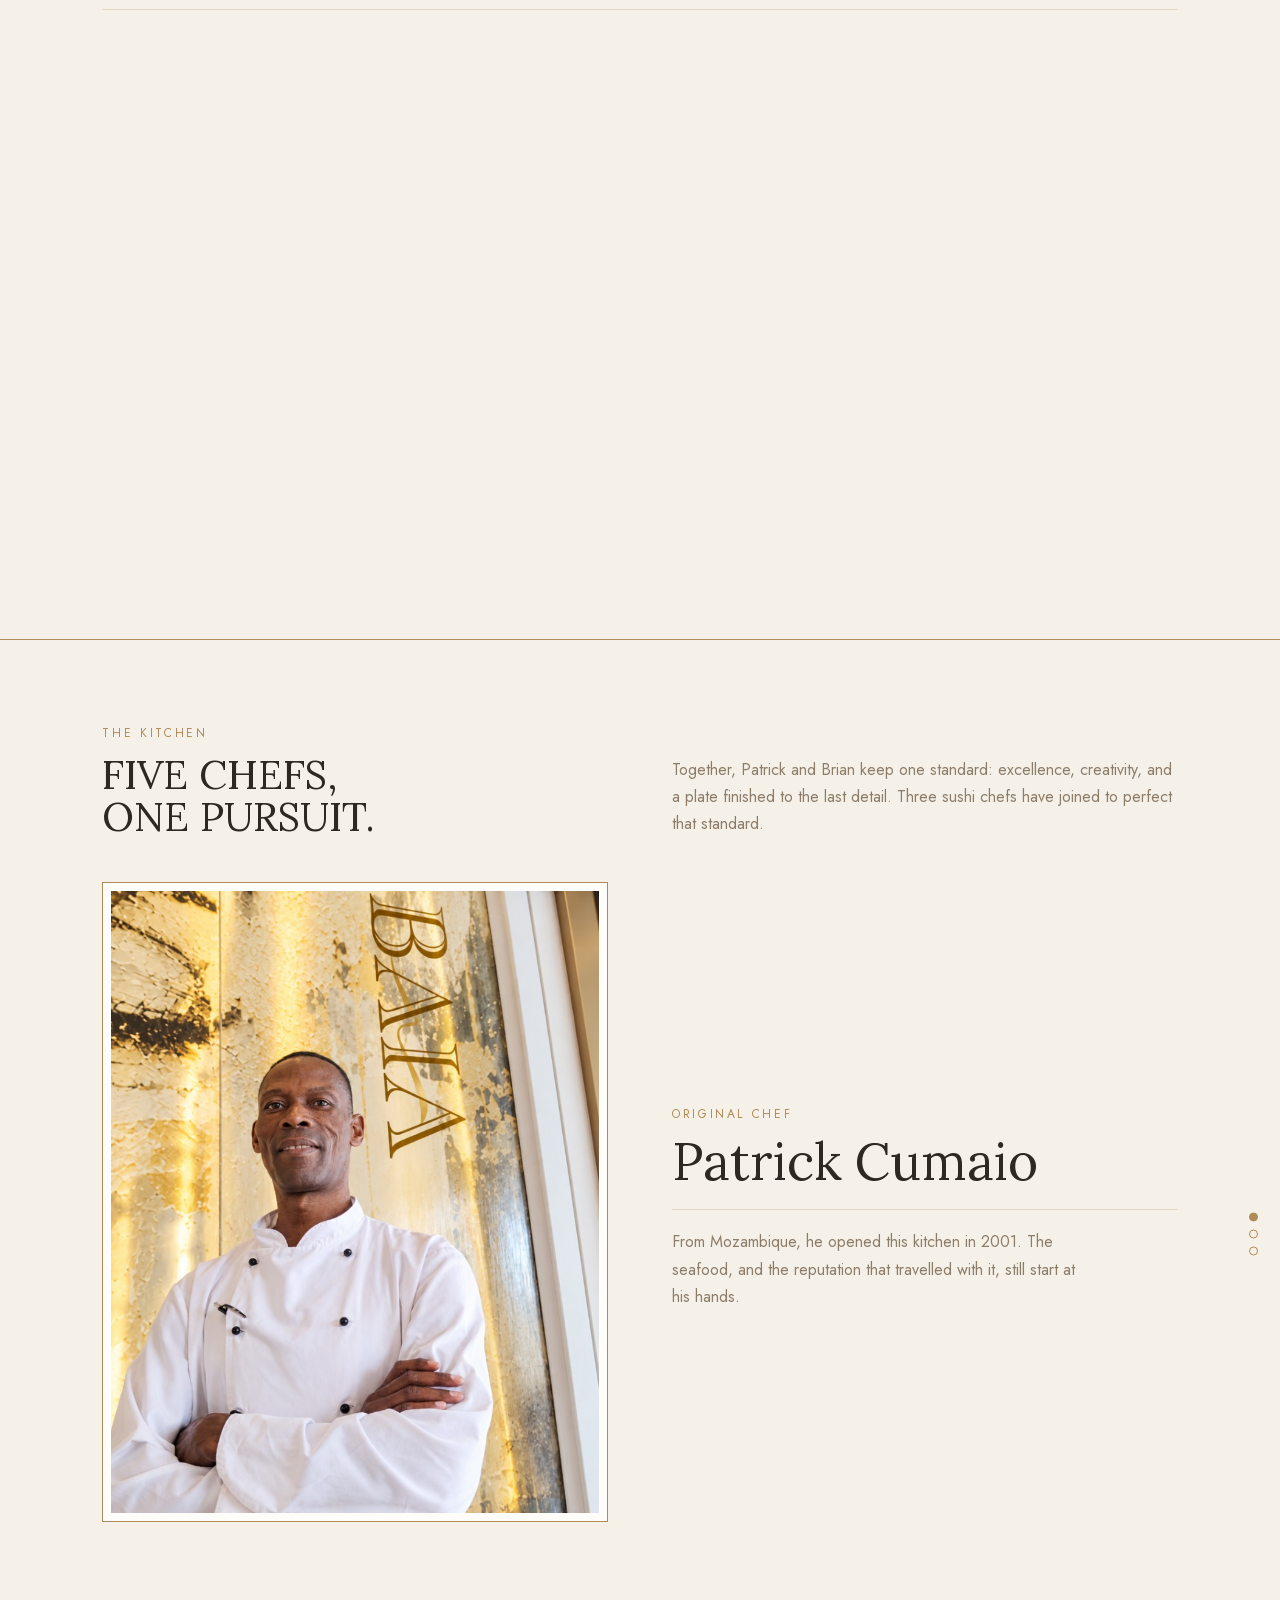
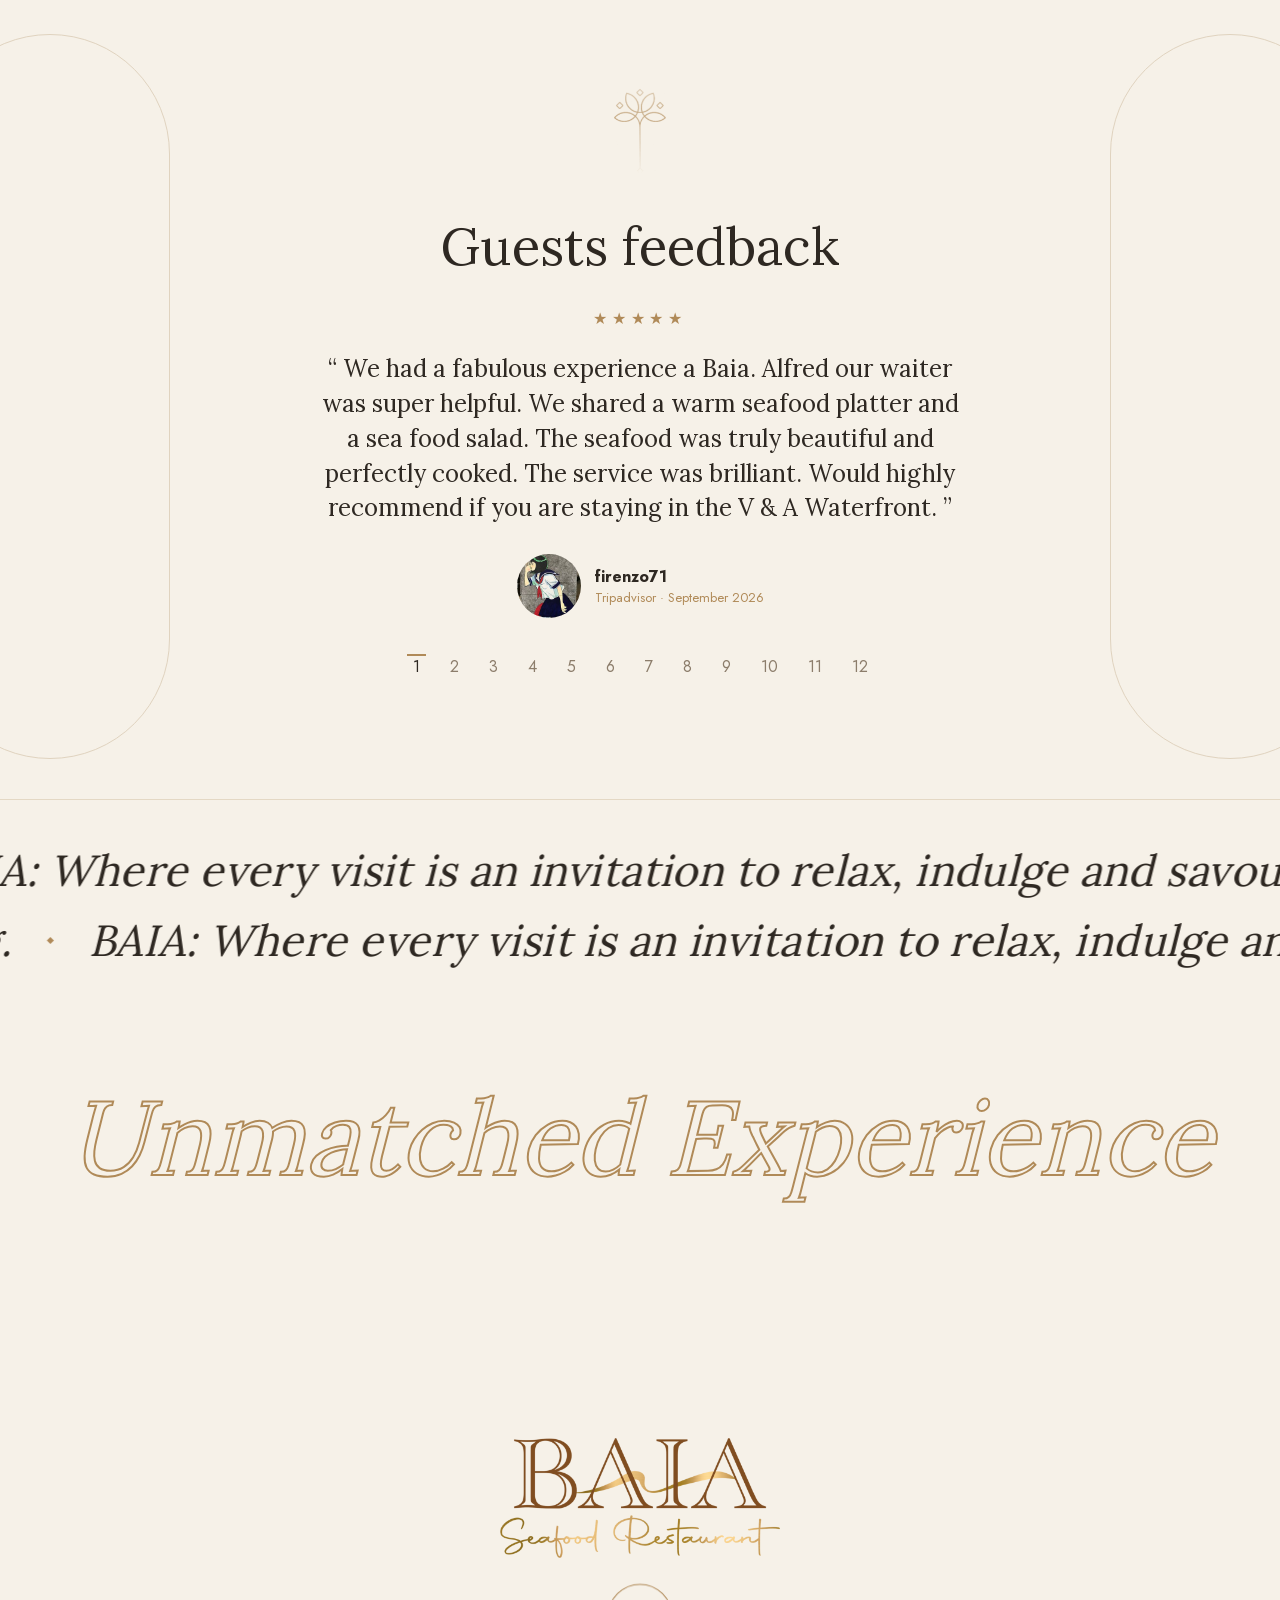
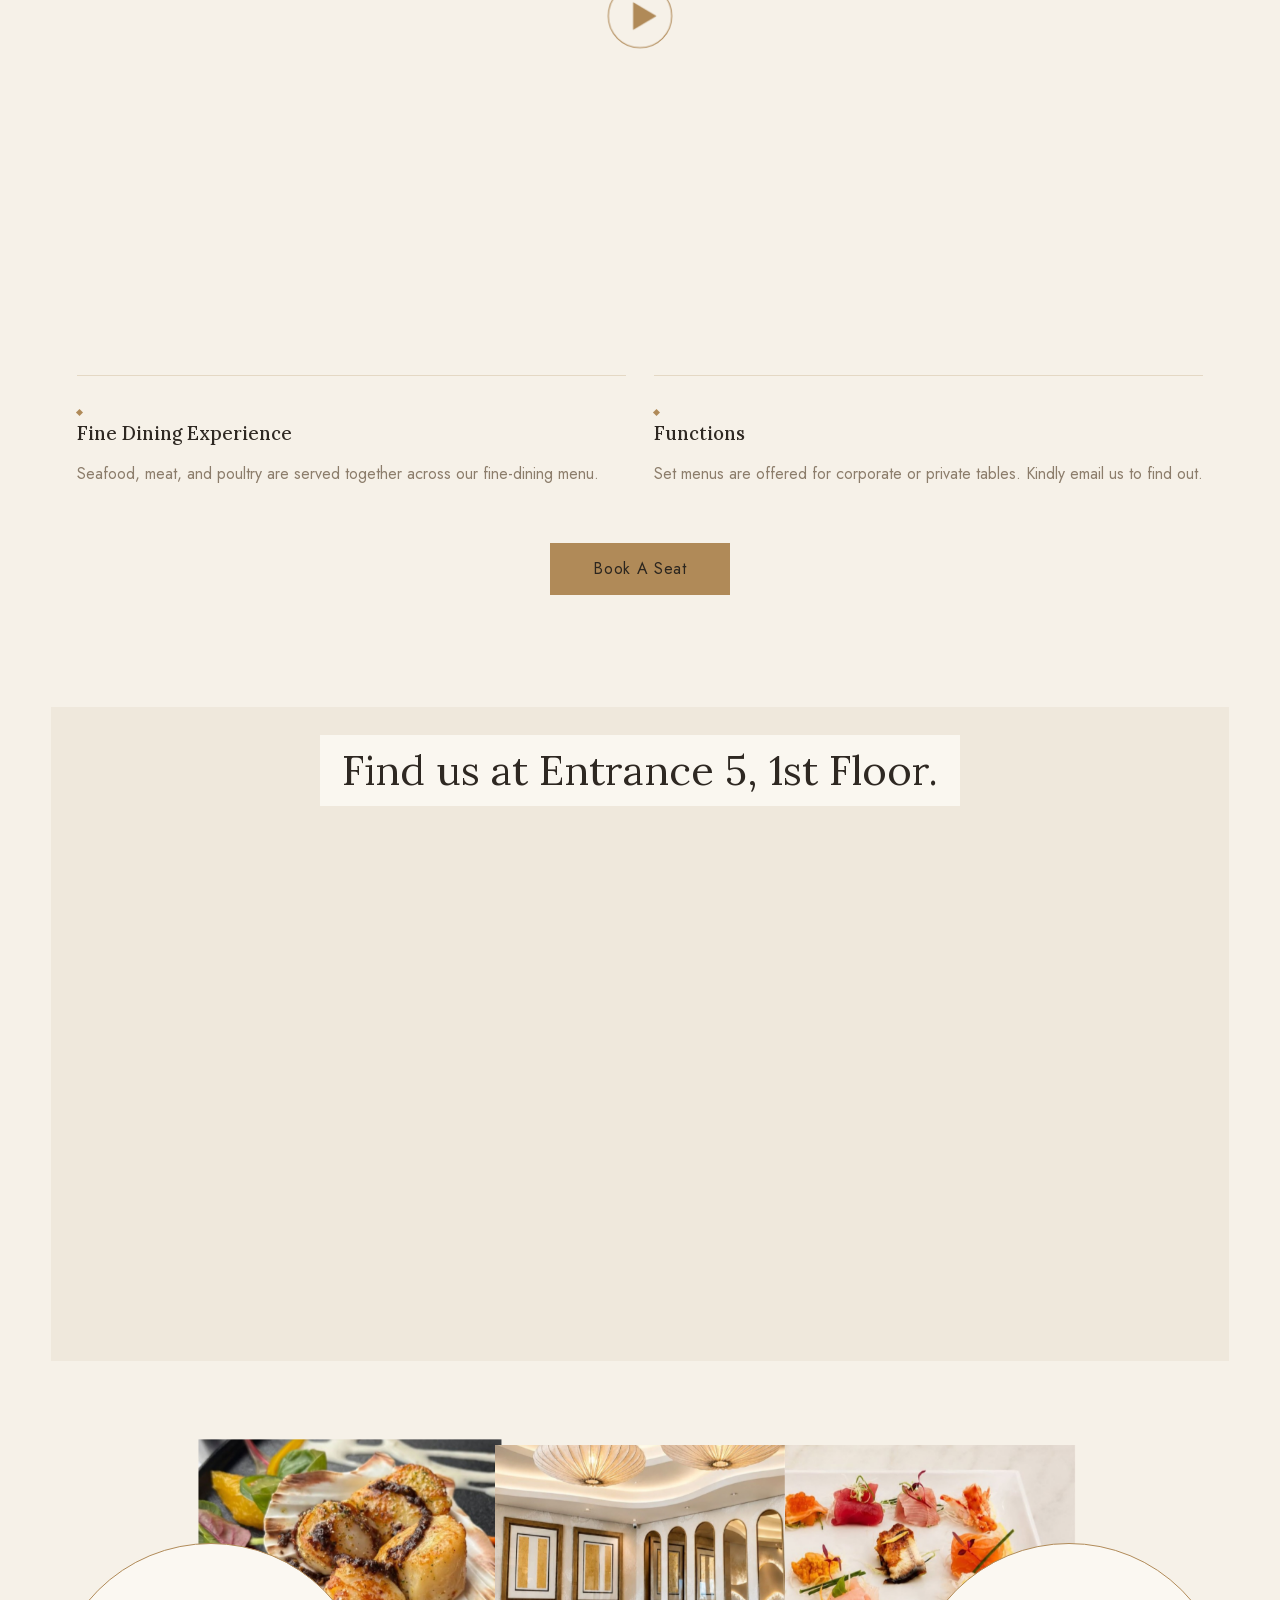
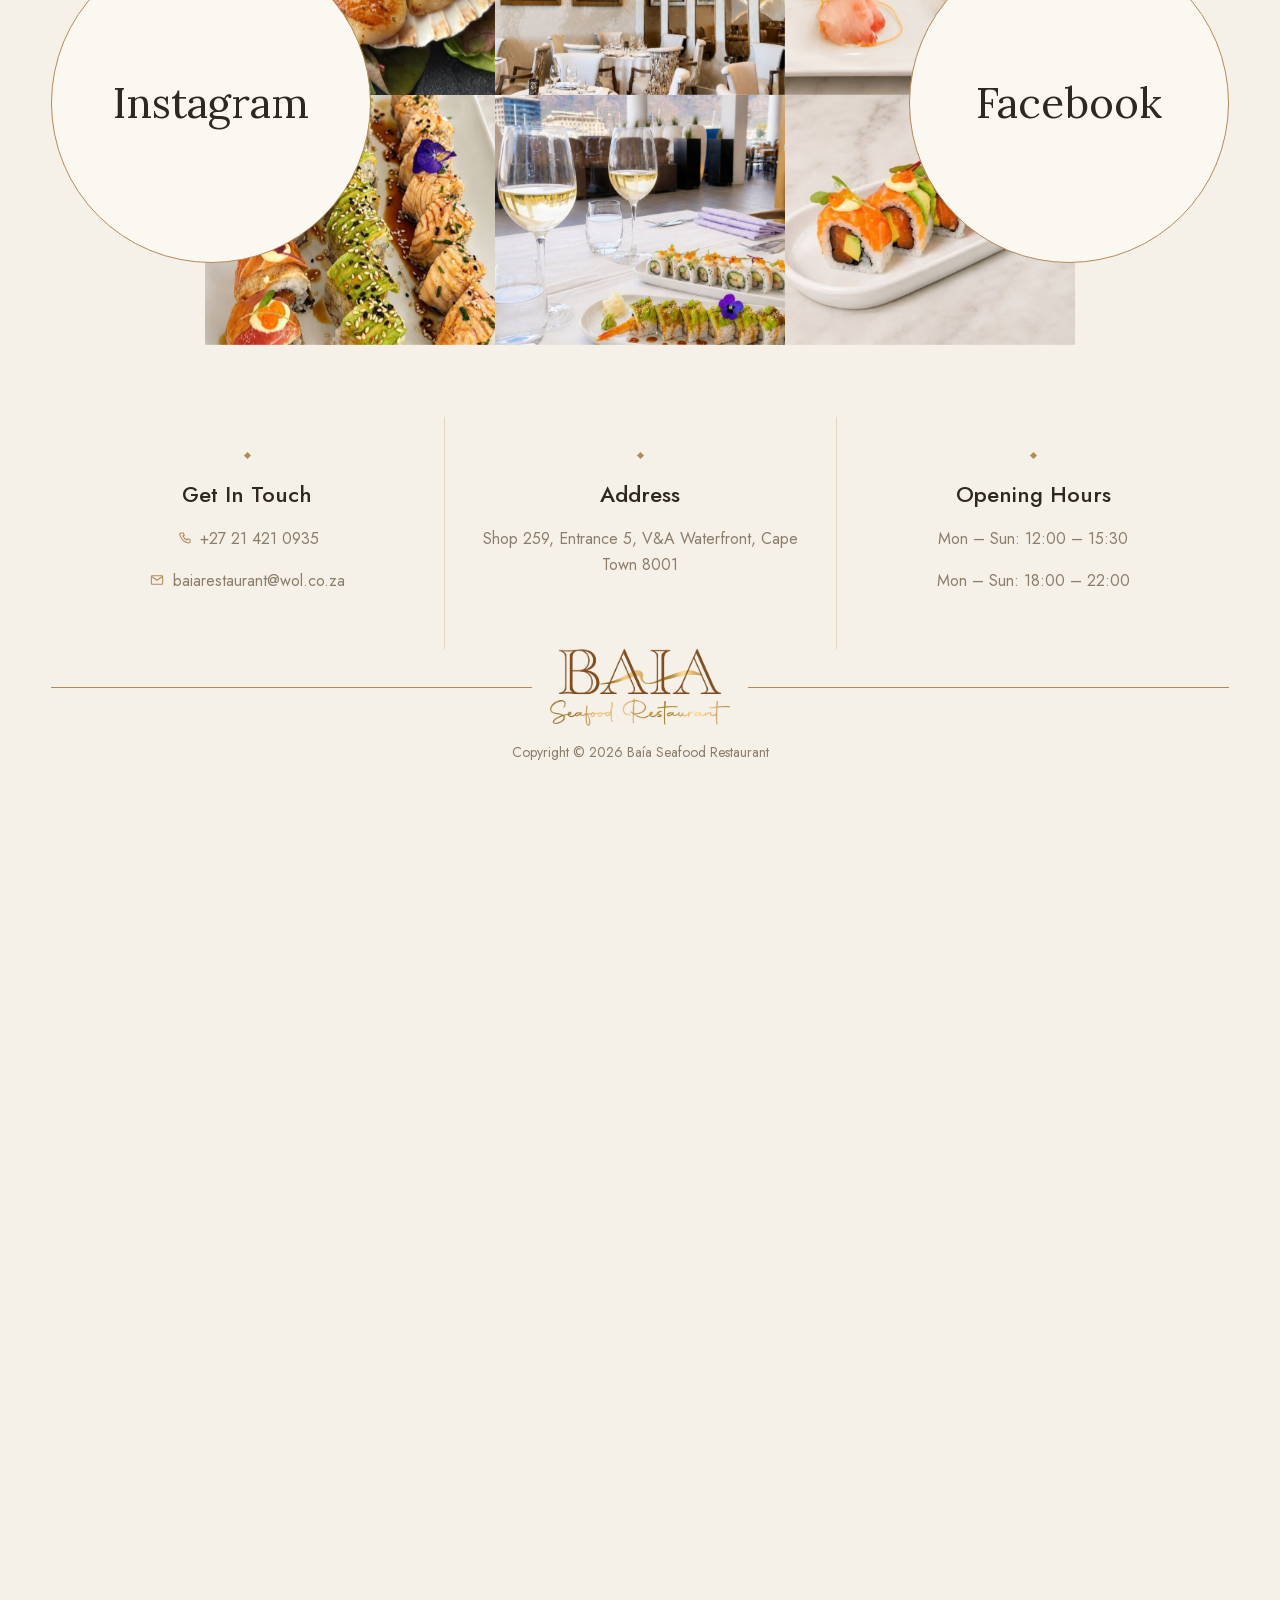
<file: about/index.html>
<!DOCTYPE html><!--tbGNmmiroVIZ7YdvEYCg_--><html lang="en" class="__variable_c19f6d __variable_d8f060"><head><meta charSet="utf-8"/><meta name="viewport" content="width=device-width, initial-scale=1"/><link rel="preload" href="/_next/static/media/5c0c2bcbaa4149ca-s.p.woff2" as="font" crossorigin="" type="font/woff2"/><link rel="preload" href="/_next/static/media/9dd75fadc5b3df29-s.p.woff2" as="font" crossorigin="" type="font/woff2"/><link rel="preload" as="image" href="/brand/baia-logo.png?v=4"/><link rel="stylesheet" href="/_next/static/css/3f67ad1ce07af3d0.css" data-precedence="next"/><link rel="preload" as="script" fetchPriority="low" href="/_next/static/chunks/webpack-75a5e3ce0c363631.js"/><script src="/_next/static/chunks/4bd1b696-c023c6e3521b1417.js" async=""></script><script src="/_next/static/chunks/255-9c0c72a5d4870e58.js" async=""></script><script src="/_next/static/chunks/main-app-c6679bb073e35617.js" async=""></script><script src="/_next/static/chunks/619-ba102abea3e3d0e4.js" async=""></script><script src="/_next/static/chunks/813-32474deafa5cc96c.js" async=""></script><script src="/_next/static/chunks/app/layout-e9a6f1c3f19a4385.js" async=""></script><script src="/_next/static/chunks/app/about/page-6eea51b13ec574dc.js" async=""></script><meta name="next-size-adjust" content=""/><title>Baía Seafood Restaurant</title><meta name="description" content="Baía, pronounced Ba-hia, is a seafood restaurant upstairs at Entrance 5, V&amp;A Waterfront, Cape Town."/><script src="/_next/static/chunks/polyfills-42372ed130431b0a.js" noModule=""></script></head><body><div hidden=""><!--$--><!--/$--></div><div class="loader is-on" aria-hidden="false"><img class="logo " src="/brand/baia-logo.png?v=4" alt="Baía Seafood Restaurant"/></div><header class="site-header "><div class="utility"><div class="utility-side utility-left"><dl class="utility-hours"><div><dt>Lunch</dt><dd>12:00–15:30</dd></div><div><dt>Dinner</dt><dd>18:00–22:00</dd></div></dl><span class="utility-split" aria-hidden="true"></span><span class="follow"><a href="https://www.facebook.com/baiaseafoodrestaurant/" aria-label="Facebook" target="_blank" rel="noreferrer"><svg viewBox="0 0 24 24" aria-hidden="true"><path fill="currentColor" d="M14.8 8.4h2.3V5.4h-2.3c-2.5 0-4.1 1.6-4.1 4.2v1.9H8.2V15h2.5v6.6h3.2V15h2.4l.4-3.5h-2.8V9.7c0-.8.3-1.3 1.3-1.3z"></path></svg></a><a href="https://www.instagram.com/baiaseafoodrestaurant/" aria-label="Instagram" target="_blank" rel="noreferrer"><svg viewBox="0 0 24 24" aria-hidden="true"><path fill="currentColor" d="M12 7.6a4.4 4.4 0 1 0 0 8.8 4.4 4.4 0 0 0 0-8.8zm0 7.2a2.8 2.8 0 1 1 0-5.6 2.8 2.8 0 0 1 0 5.6zM17.2 7.1a1 1 0 1 1-2 0 1 1 0 0 1 2 0zM12 4.4c1.5 0 1.6 0 2.2.1.5 0 .9.1 1.2.2.4.2.6.3.9.6.2.2.4.5.6.9.1.3.2.7.2 1.2.1.6.1.7.1 2.2s0 1.6-.1 2.2c0 .5-.1.9-.2 1.2-.2.4-.4.6-.6.9-.3.2-.5.4-.9.6-.3.1-.7.2-1.2.2-.6.1-.7.1-2.2.1s-1.6 0-2.2-.1c-.5 0-.9-.1-1.2-.2-.4-.2-.6-.4-.9-.6-.2-.3-.4-.5-.6-.9-.1-.3-.2-.7-.2-1.2-.1-.6-.1-.7-.1-2.2s0-1.6.1-2.2c0-.5.1-.9.2-1.2.2-.4.4-.7.6-.9.3-.3.5-.4.9-.6.3-.1.7-.2 1.2-.2.6-.1.7-.1 2.2-.1zm0-1.6c-1.5 0-1.7 0-2.3.1-.6 0-1.1.1-1.5.3-.4.1-.8.4-1.1.7-.3.3-.6.7-.7 1.1-.2.4-.3.9-.3 1.5C6 7.1 6 7.3 6 8.8v2.4c0 1.5 0 1.7.1 2.3.1.6.1 1.1.3 1.5.1.4.4.8.7 1.1.3.3.7.6 1.1.7.4.2.9.3 1.5.3.6.1.8.1 2.3.1h2.4c1.5 0 1.7 0 2.3-.1.6 0 1.1-.1 1.5-.3.4-.1.8-.4 1.1-.7.3-.3.6-.7.7-1.1.2-.4.3-.9.3-1.5.1-.6.1-.8.1-2.3V8.8c0-1.5 0-1.7-.1-2.3 0-.6-.1-1.1-.3-1.5-.1-.4-.4-.8-.7-1.1-.3-.3-.7-.6-1.1-.7-.4-.2-.9-.3-1.5-.3-.6-.1-.8-.1-2.3-.1H12z"></path></svg></a></span></div><div class="utility-center"><span class="rule"></span><a class="utility-logo" aria-label="Baía home" href="/"><img class="logo " src="/brand/baia-logo.png?v=4" alt="Baía Seafood Restaurant"/></a><span class="rule"></span></div><div class="utility-side utility-right"><a class="utility-phone" href="tel:+27214210935">+27 21 421 0935</a><span class="utility-split" aria-hidden="true"></span><a class="utility-address" href="https://www.google.com/maps/search/?api=1&amp;query=Baia+Seafood+Restaurant+Shop+259+Entrance+5+V%26A+Waterfront+Cape+Town+8001" target="_blank" rel="noreferrer"><span>Shop 259, Entrance 5</span><span>V&amp;A Waterfront</span></a></div></div><div class="nav-bar"><a class="nav-logo" aria-label="Baía home" href="/"><img class="logo " src="/brand/baia-logo.png?v=4" alt="Baía Seafood Restaurant"/></a><button type="button" class="burger" aria-label="Open navigation"><span></span><span></span><span></span></button><nav class="main-nav" aria-label="Primary"><a class="" href="/">Home</a><i class="diamond" aria-hidden="true"></i><a href="/#explore">Menus</a><i class="diamond" aria-hidden="true"></i><a href="/#about">About Us</a><i class="diamond" aria-hidden="true"></i><a href="/#chefs">Chefs</a><i class="diamond" aria-hidden="true"></i><a href="/#footer">Contact</a><i class="diamond" aria-hidden="true"></i><a href="https://www.dineplan.com/restaurant/baia-seafood-restaurant" target="_blank" rel="noreferrer">Book Now</a></nav><button type="button" class="dot-grid" aria-label="Open panel"><i></i><i></i><i></i><i></i><i></i><i></i><i></i><i></i><i></i></button></div></header><div class="offcanvas "><button type="button" class="sheet-close">Close</button><img class="logo " src="/brand/baia-logo.png?v=4" alt="Baía Seafood Restaurant"/><p>BAIA: Where every visit is an invitation to relax, indulge and savour the best of Cape Town&#x27;s coastal dining.</p><a class="off-line" href="tel:+27214210935"><svg viewBox="0 0 24 24" aria-hidden="true"><path fill="none" stroke="currentColor" stroke-width="1.6" stroke-linecap="round" stroke-linejoin="round" d="M8 3h3l1.4 3.4-2 1.2a12 12 0 0 0 6 6l1.2-2L21 13v3a2 2 0 0 1-2.2 2A17 17 0 0 1 6 6.2 2 2 0 0 1 8 3z"></path></svg>+27 21 421 0935</a><a class="off-line" href="mailto:baiarestaurant@wol.co.za"><svg viewBox="0 0 24 24" aria-hidden="true"><rect x="3.5" y="5.5" width="17" height="13" rx="1.4" fill="none" stroke="currentColor" stroke-width="1.6"></rect><path d="M4.5 7.2 12 12.4l7.5-5.2" fill="none" stroke="currentColor" stroke-width="1.6" stroke-linejoin="round"></path></svg>baiarestaurant@wol.co.za</a><a class="off-address" href="https://www.google.com/maps/search/?api=1&amp;query=Baia+Seafood+Restaurant+Shop+259+Entrance+5+V%26A+Waterfront+Cape+Town+8001" target="_blank" rel="noreferrer">Shop 259, Entrance 5, V&amp;A Waterfront, Cape Town 8001</a><div class="off-map"><iframe title="Map of Baía at the V&amp;A Waterfront" src="https://maps.google.com/maps?q=Shop%20259%20Entrance%205%20V%26A%20Waterfront%20Cape%20Town%208001&amp;z=16&amp;output=embed" loading="lazy"></iframe><a class="map-open" href="https://www.google.com/maps/search/?api=1&amp;query=Baia+Seafood+Restaurant+Shop+259+Entrance+5+V%26A+Waterfront+Cape+Town+8001" target="_blank" rel="noreferrer" aria-label="Open Shop 259, Entrance 5, V&amp;A Waterfront, Cape Town 8001 in Google Maps"></a></div><a class="btn-fill off-book" href="https://www.dineplan.com/restaurant/baia-seafood-restaurant" target="_blank" rel="noreferrer">Book Now</a></div><div class="cursor-outer" aria-hidden="true"></div><div class="cursor-inner" aria-hidden="true"></div><main><!--$--><!--/$--></main><footer class="site-footer" id="footer"><div class="foot-grid"><section><i class="diamond" aria-hidden="true"></i><h2>Get In Touch</h2><p class="foot-contact"><svg viewBox="0 0 24 24" aria-hidden="true"><path fill="none" stroke="currentColor" stroke-width="1.6" stroke-linecap="round" stroke-linejoin="round" d="M8 3h3l1.4 3.4-2 1.2a12 12 0 0 0 6 6l1.2-2L21 13v3a2 2 0 0 1-2.2 2A17 17 0 0 1 6 6.2 2 2 0 0 1 8 3z"></path></svg><a href="tel:+27214210935">+27 21 421 0935</a></p><p class="foot-contact"><svg viewBox="0 0 24 24" aria-hidden="true"><rect x="3.5" y="5.5" width="17" height="13" rx="1.4" fill="none" stroke="currentColor" stroke-width="1.6"></rect><path d="M4.5 7.2 12 12.4l7.5-5.2" fill="none" stroke="currentColor" stroke-width="1.6" stroke-linejoin="round"></path></svg><a href="mailto:baiarestaurant@wol.co.za">baiarestaurant@wol.co.za</a></p></section><section><i class="diamond" aria-hidden="true"></i><h2>Address</h2><p>Shop 259, Entrance 5, V&amp;A Waterfront, Cape Town 8001</p></section><section><i class="diamond" aria-hidden="true"></i><h2>Opening Hours</h2><p class="copper">Mon – Sun: 12:00 – 15:30</p><p class="copper">Mon – Sun: 18:00 – 22:00</p></section></div><div class="foot-logo"><img class="logo " src="/brand/baia-logo.png?v=4" alt="Baía Seafood Restaurant"/></div><div class="foot-bottom"><p>Copyright © <!-- -->2026<!-- --> <!-- -->Baía Seafood Restaurant</p></div></footer><button type="button" class="to-top " aria-label="Back to top">↑</button><script src="/_next/static/chunks/webpack-75a5e3ce0c363631.js" id="_R_" async=""></script><script>(self.__next_f=self.__next_f||[]).push([0])</script><script>self.__next_f.push([1,"1:\"$Sreact.fragment\"\n2:I[1421,[\"619\",\"static/chunks/619-ba102abea3e3d0e4.js\",\"813\",\"static/chunks/813-32474deafa5cc96c.js\",\"177\",\"static/chunks/app/layout-e9a6f1c3f19a4385.js\"],\"Shell\"]\n3:I[9766,[],\"\"]\n4:I[8924,[],\"\"]\n5:I[486,[\"220\",\"static/chunks/app/about/page-6eea51b13ec574dc.js\"],\"Jump\"]\n6:I[4431,[],\"OutletBoundary\"]\n8:I[5278,[],\"AsyncMetadataOutlet\"]\na:I[4431,[],\"ViewportBoundary\"]\nc:I[4431,[],\"MetadataBoundary\"]\nd:\"$Sreact.suspense\"\nf:I[7150,[],\"\"]\n:HL[\"/_next/static/media/5c0c2bcbaa4149ca-s.p.woff2\",\"font\",{\"crossOrigin\":\"\",\"type\":\"font/woff2\"}]\n:HL[\"/_next/static/media/9dd75fadc5b3df29-s.p.woff2\",\"font\",{\"crossOrigin\":\"\",\"type\":\"font/woff2\"}]\n:HL[\"/_next/static/css/3f67ad1ce07af3d0.css\",\"style\"]\n"])</script><script>self.__next_f.push([1,"0:{\"P\":null,\"b\":\"tbGNmmiroVIZ7YdvEYCg_\",\"p\":\"\",\"c\":[\"\",\"about\"],\"i\":false,\"f\":[[[\"\",{\"children\":[\"about\",{\"children\":[\"__PAGE__\",{}]}]},\"$undefined\",\"$undefined\",true],[\"\",[\"$\",\"$1\",\"c\",{\"children\":[[[\"$\",\"link\",\"0\",{\"rel\":\"stylesheet\",\"href\":\"/_next/static/css/3f67ad1ce07af3d0.css\",\"precedence\":\"next\",\"crossOrigin\":\"$undefined\",\"nonce\":\"$undefined\"}]],[\"$\",\"html\",null,{\"lang\":\"en\",\"className\":\"__variable_c19f6d __variable_d8f060\",\"suppressHydrationWarning\":true,\"children\":[\"$\",\"body\",null,{\"suppressHydrationWarning\":true,\"children\":[\"$\",\"$L2\",null,{\"children\":[\"$\",\"$L3\",null,{\"parallelRouterKey\":\"children\",\"error\":\"$undefined\",\"errorStyles\":\"$undefined\",\"errorScripts\":\"$undefined\",\"template\":[\"$\",\"$L4\",null,{}],\"templateStyles\":\"$undefined\",\"templateScripts\":\"$undefined\",\"notFound\":[[[\"$\",\"title\",null,{\"children\":\"404: This page could not be found.\"}],[\"$\",\"div\",null,{\"style\":{\"fontFamily\":\"system-ui,\\\"Segoe UI\\\",Roboto,Helvetica,Arial,sans-serif,\\\"Apple Color Emoji\\\",\\\"Segoe UI Emoji\\\"\",\"height\":\"100vh\",\"textAlign\":\"center\",\"display\":\"flex\",\"flexDirection\":\"column\",\"alignItems\":\"center\",\"justifyContent\":\"center\"},\"children\":[\"$\",\"div\",null,{\"children\":[[\"$\",\"style\",null,{\"dangerouslySetInnerHTML\":{\"__html\":\"body{color:#000;background:#fff;margin:0}.next-error-h1{border-right:1px solid rgba(0,0,0,.3)}@media (prefers-color-scheme:dark){body{color:#fff;background:#000}.next-error-h1{border-right:1px solid rgba(255,255,255,.3)}}\"}}],[\"$\",\"h1\",null,{\"className\":\"next-error-h1\",\"style\":{\"display\":\"inline-block\",\"margin\":\"0 20px 0 0\",\"padding\":\"0 23px 0 0\",\"fontSize\":24,\"fontWeight\":500,\"verticalAlign\":\"top\",\"lineHeight\":\"49px\"},\"children\":404}],[\"$\",\"div\",null,{\"style\":{\"display\":\"inline-block\"},\"children\":[\"$\",\"h2\",null,{\"style\":{\"fontSize\":14,\"fontWeight\":400,\"lineHeight\":\"49px\",\"margin\":0},\"children\":\"This page could not be found.\"}]}]]}]}]],[]],\"forbidden\":\"$undefined\",\"unauthorized\":\"$undefined\"}]}]}]}]]}],{\"children\":[\"about\",[\"$\",\"$1\",\"c\",{\"children\":[null,[\"$\",\"$L3\",null,{\"parallelRouterKey\":\"children\",\"error\":\"$undefined\",\"errorStyles\":\"$undefined\",\"errorScripts\":\"$undefined\",\"template\":[\"$\",\"$L4\",null,{}],\"templateStyles\":\"$undefined\",\"templateScripts\":\"$undefined\",\"notFound\":\"$undefined\",\"forbidden\":\"$undefined\",\"unauthorized\":\"$undefined\"}]]}],{\"children\":[\"__PAGE__\",[\"$\",\"$1\",\"c\",{\"children\":[[\"$\",\"$L5\",null,{\"hash\":\"#story\"}],null,[\"$\",\"$L6\",null,{\"children\":[\"$L7\",[\"$\",\"$L8\",null,{\"promise\":\"$@9\"}]]}]]}],{},null,false]},null,false]},null,false],[\"$\",\"$1\",\"h\",{\"children\":[null,[[\"$\",\"$La\",null,{\"children\":\"$Lb\"}],[\"$\",\"meta\",null,{\"name\":\"next-size-adjust\",\"content\":\"\"}]],[\"$\",\"$Lc\",null,{\"children\":[\"$\",\"div\",null,{\"hidden\":true,\"children\":[\"$\",\"$d\",null,{\"fallback\":null,\"children\":\"$Le\"}]}]}]]}],false]],\"m\":\"$undefined\",\"G\":[\"$f\",[]],\"s\":false,\"S\":true}\n"])</script><script>self.__next_f.push([1,"b:[[\"$\",\"meta\",\"0\",{\"charSet\":\"utf-8\"}],[\"$\",\"meta\",\"1\",{\"name\":\"viewport\",\"content\":\"width=device-width, initial-scale=1\"}]]\n7:null\n"])</script><script>self.__next_f.push([1,"9:{\"metadata\":[[\"$\",\"title\",\"0\",{\"children\":\"Baía Seafood Restaurant\"}],[\"$\",\"meta\",\"1\",{\"name\":\"description\",\"content\":\"Baía, pronounced Ba-hia, is a seafood restaurant upstairs at Entrance 5, V\u0026A Waterfront, Cape Town.\"}]],\"error\":null,\"digest\":\"$undefined\"}\n"])</script><script>self.__next_f.push([1,"e:\"$9:metadata\"\n"])</script></body></html>
</file>
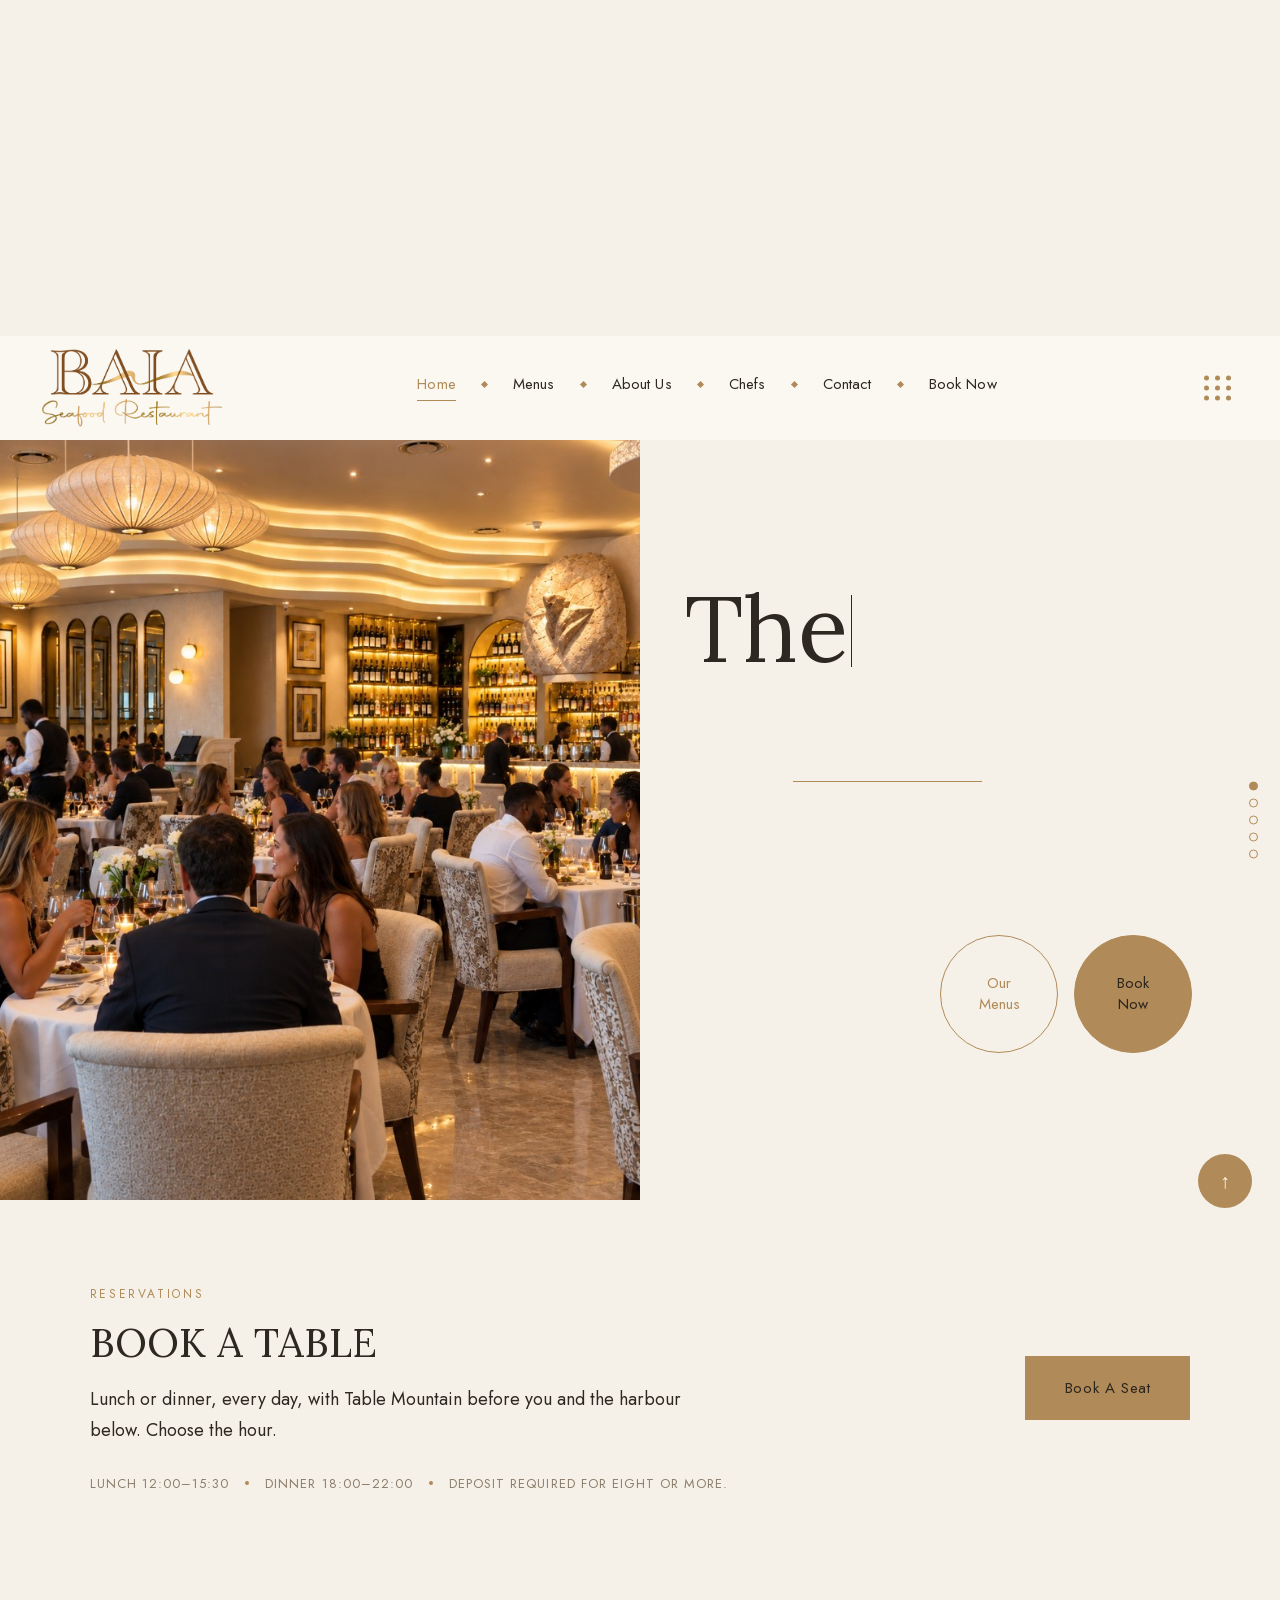
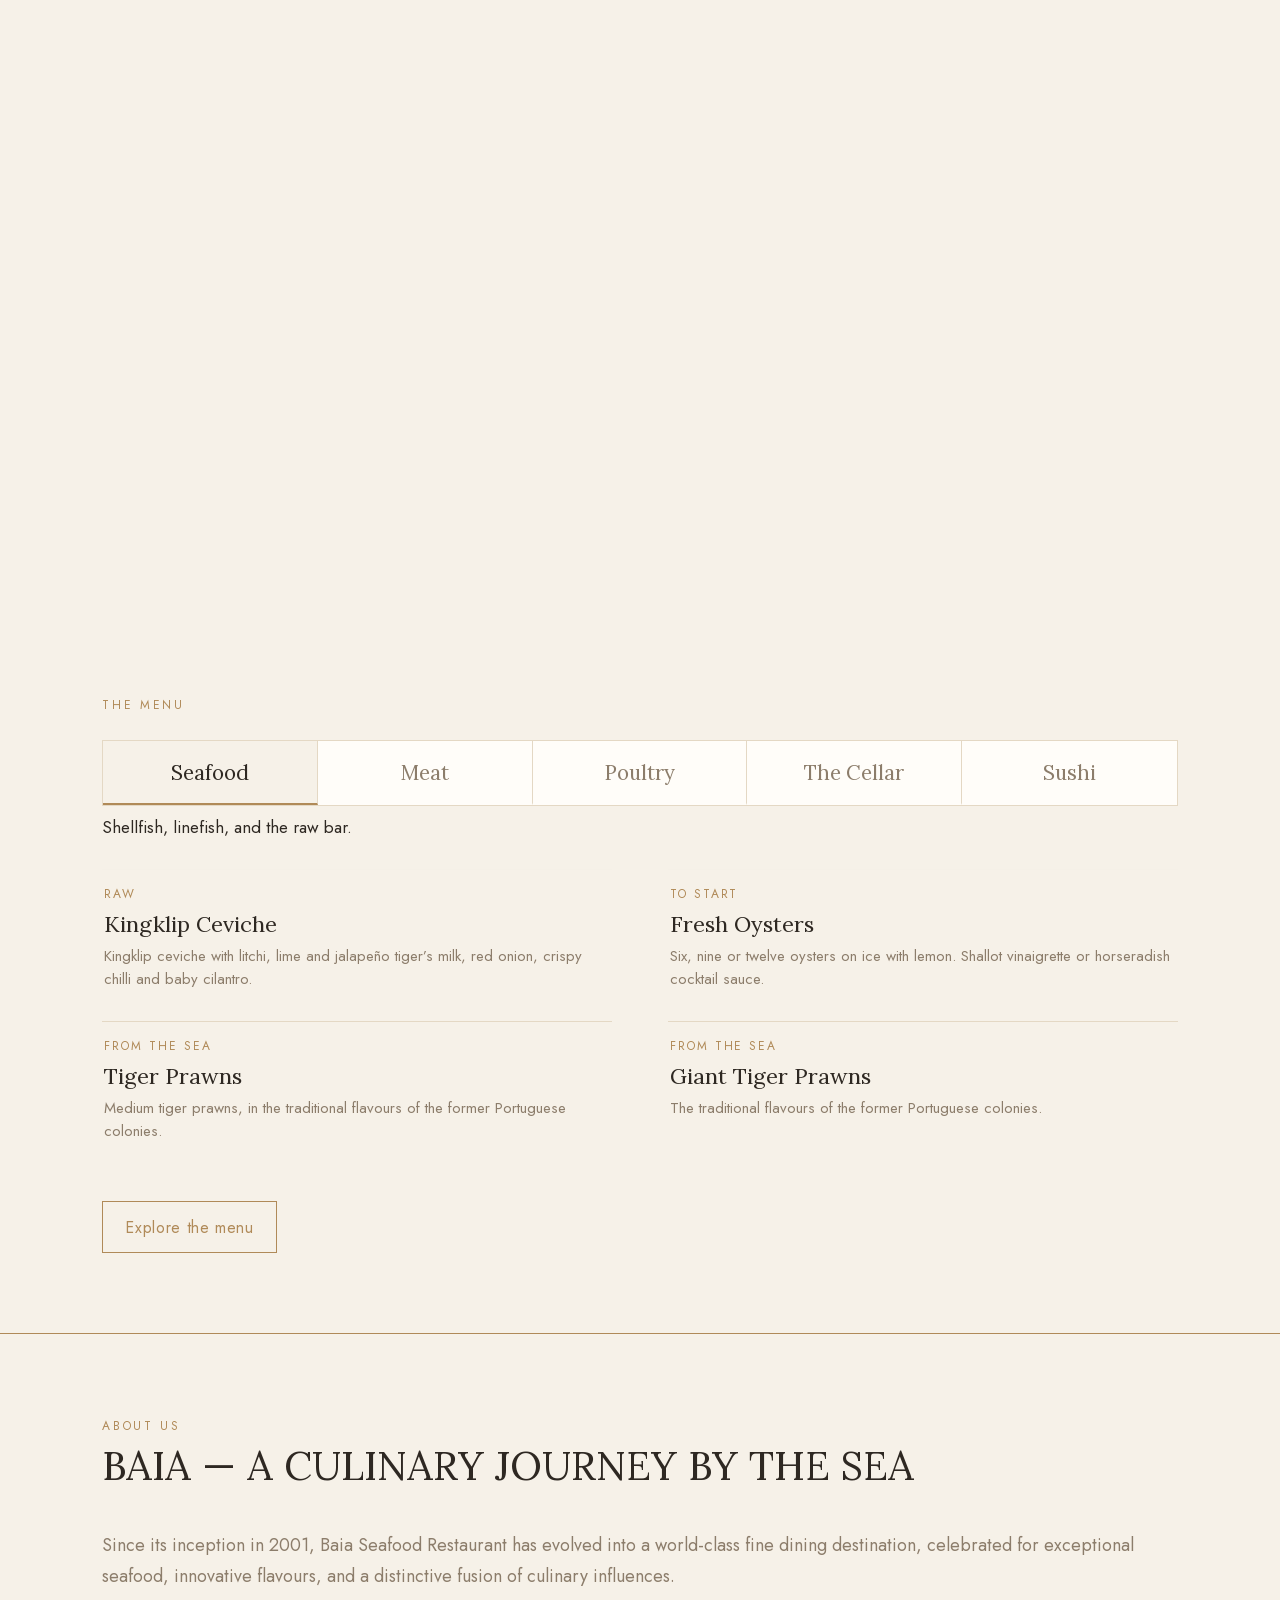
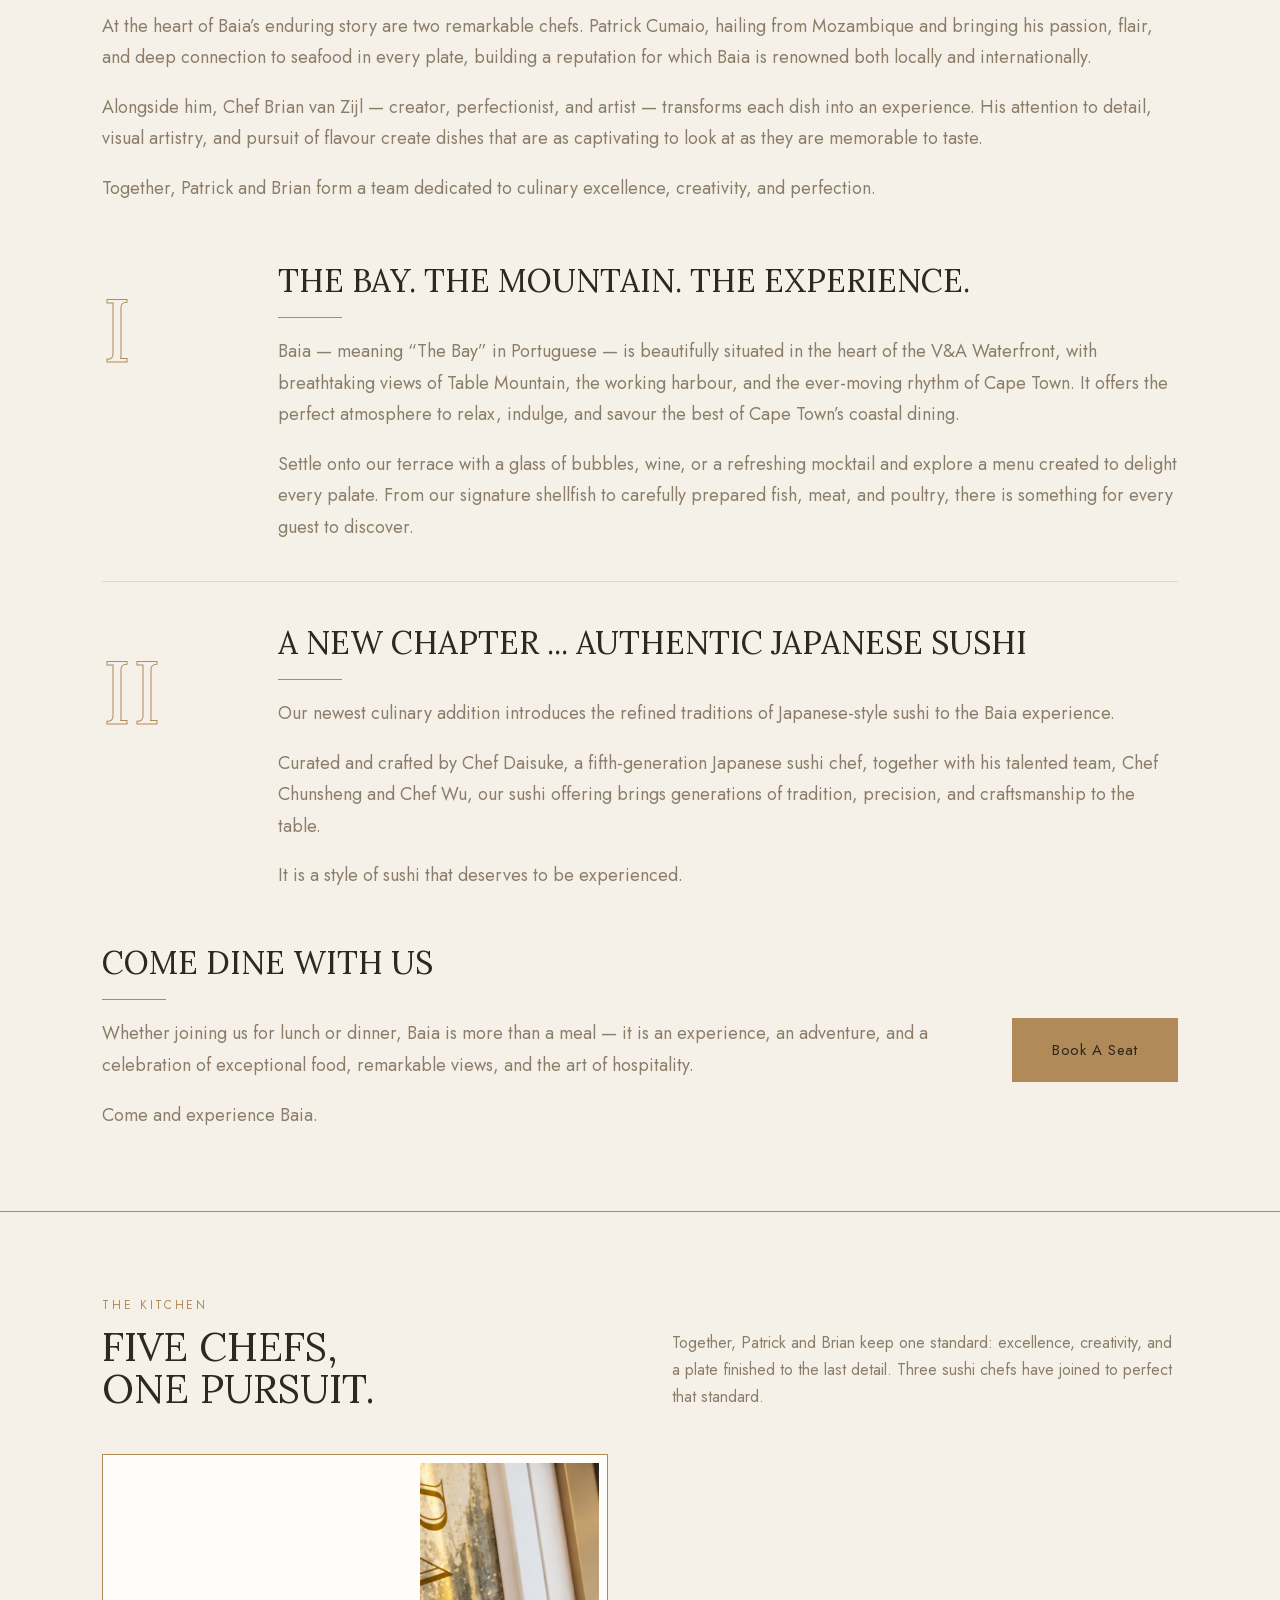
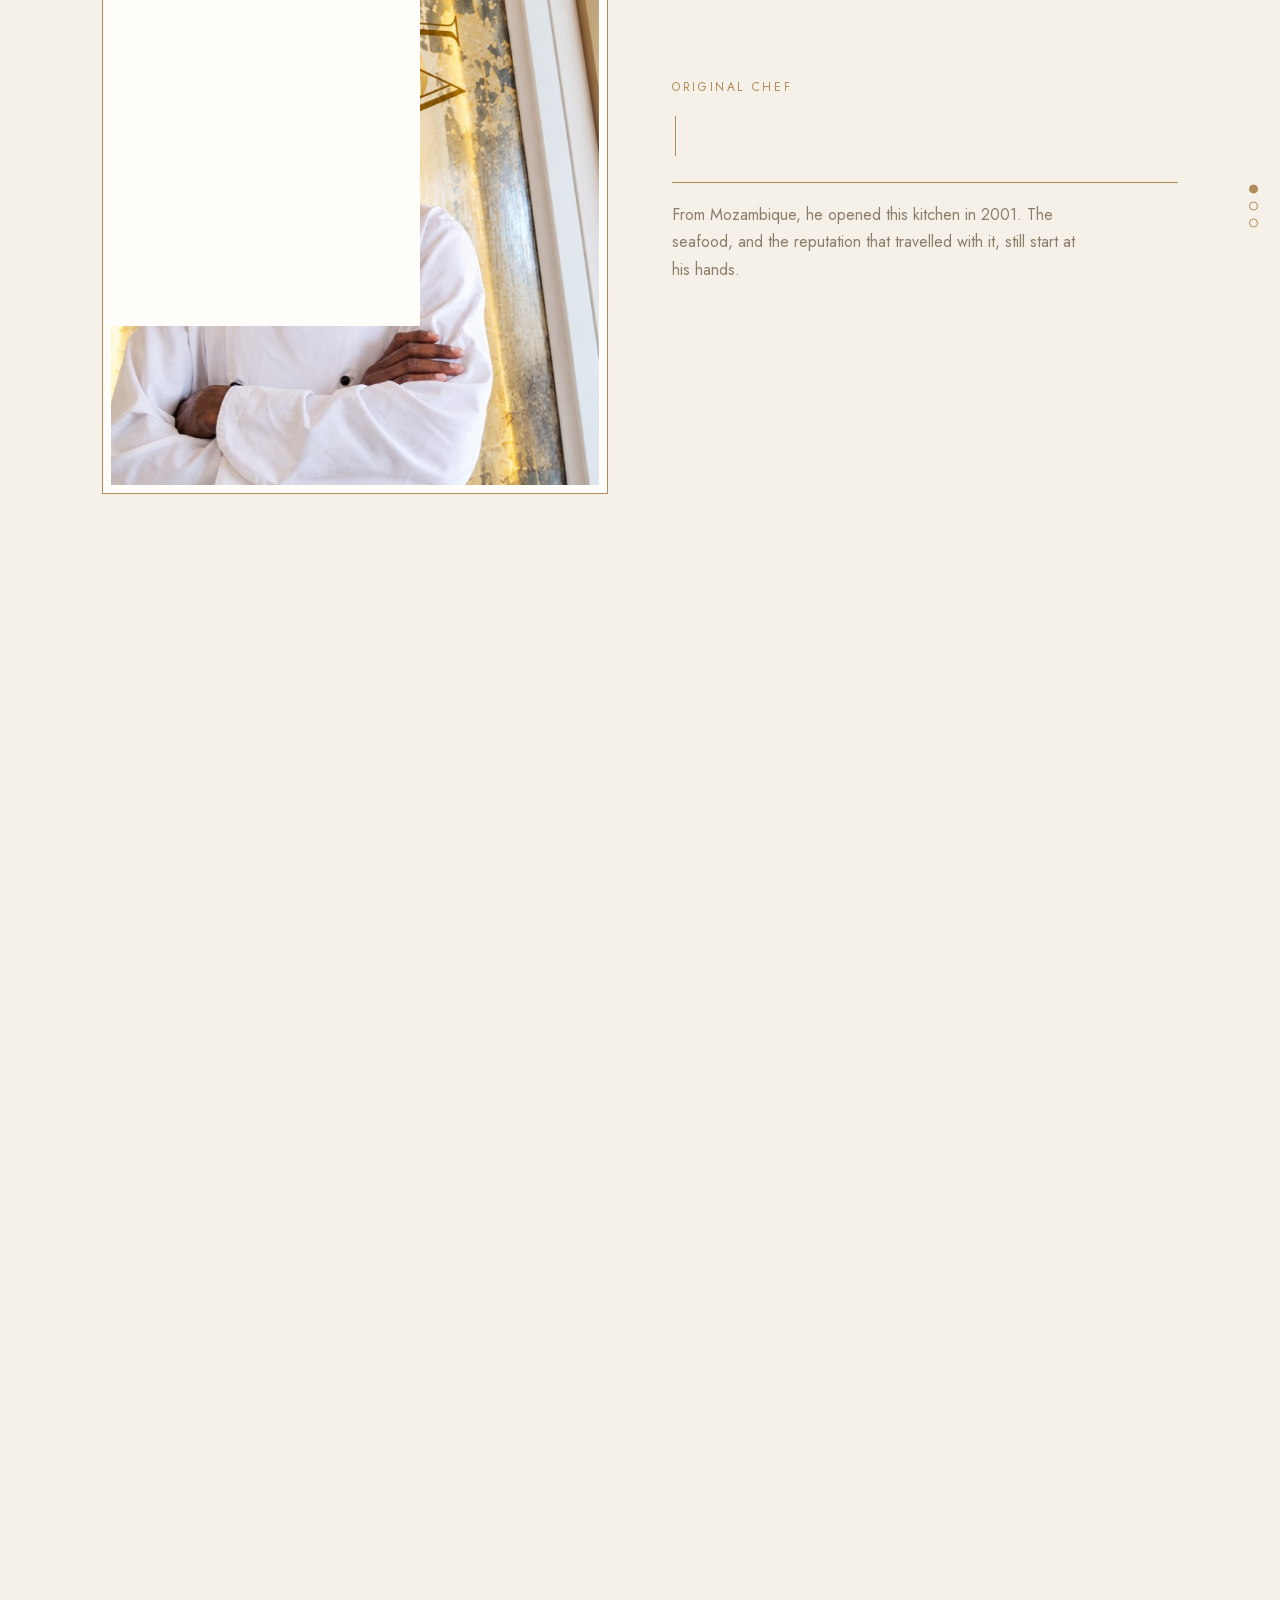
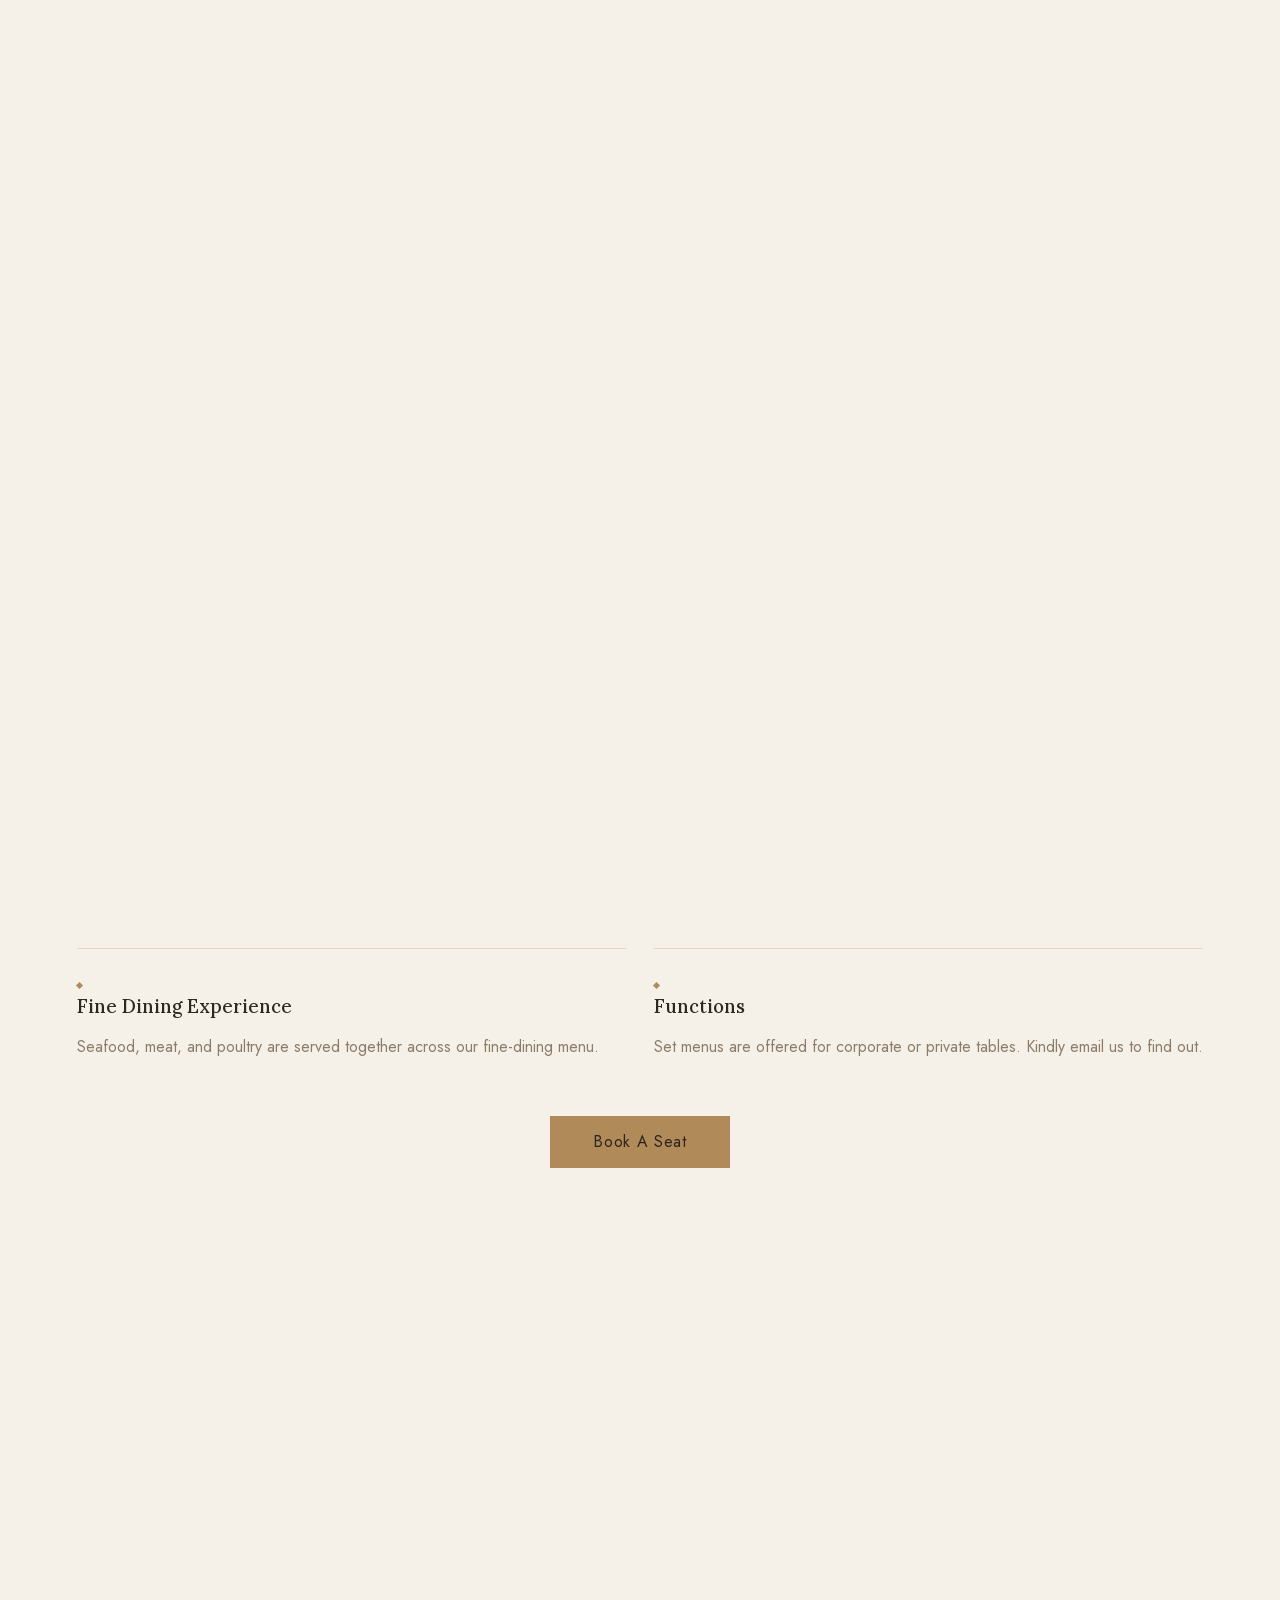
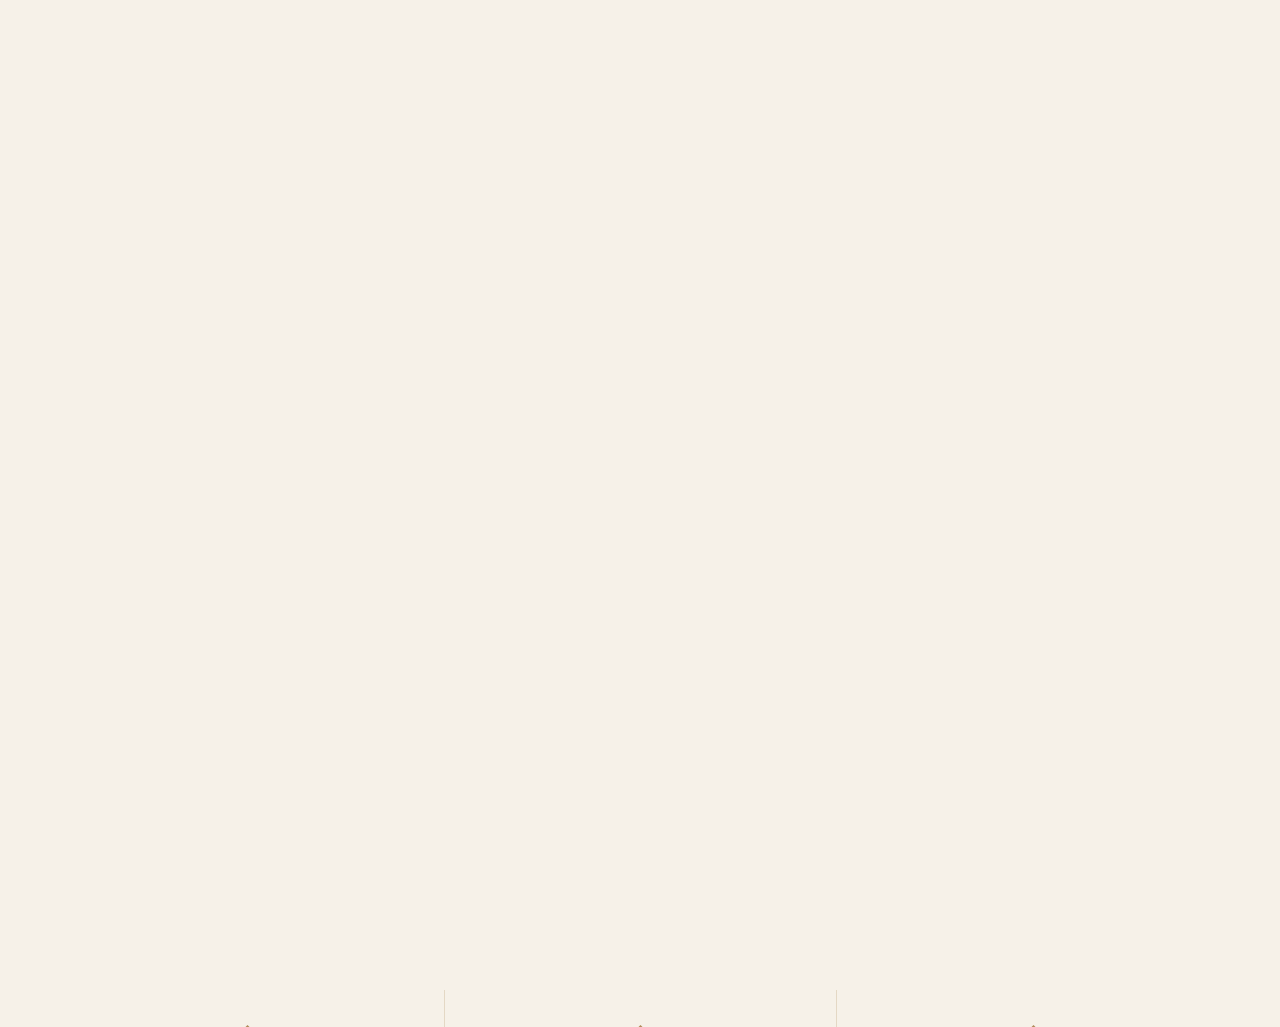
<file: chefs/index.html>
<!DOCTYPE html><!--tbGNmmiroVIZ7YdvEYCg_--><html lang="en" class="__variable_c19f6d __variable_d8f060"><head><meta charSet="utf-8"/><meta name="viewport" content="width=device-width, initial-scale=1"/><link rel="preload" href="/_next/static/media/5c0c2bcbaa4149ca-s.p.woff2" as="font" crossorigin="" type="font/woff2"/><link rel="preload" href="/_next/static/media/9dd75fadc5b3df29-s.p.woff2" as="font" crossorigin="" type="font/woff2"/><link rel="preload" as="image" href="/brand/baia-logo.png?v=4"/><link rel="stylesheet" href="/_next/static/css/3f67ad1ce07af3d0.css" data-precedence="next"/><link rel="preload" as="script" fetchPriority="low" href="/_next/static/chunks/webpack-75a5e3ce0c363631.js"/><script src="/_next/static/chunks/4bd1b696-c023c6e3521b1417.js" async=""></script><script src="/_next/static/chunks/255-9c0c72a5d4870e58.js" async=""></script><script src="/_next/static/chunks/main-app-c6679bb073e35617.js" async=""></script><script src="/_next/static/chunks/619-ba102abea3e3d0e4.js" async=""></script><script src="/_next/static/chunks/813-32474deafa5cc96c.js" async=""></script><script src="/_next/static/chunks/app/layout-e9a6f1c3f19a4385.js" async=""></script><script src="/_next/static/chunks/app/chefs/page-6eea51b13ec574dc.js" async=""></script><meta name="next-size-adjust" content=""/><title>Baía Seafood Restaurant</title><meta name="description" content="Baía, pronounced Ba-hia, is a seafood restaurant upstairs at Entrance 5, V&amp;A Waterfront, Cape Town."/><script src="/_next/static/chunks/polyfills-42372ed130431b0a.js" noModule=""></script></head><body><div hidden=""><!--$--><!--/$--></div><div class="loader is-on" aria-hidden="false"><img class="logo " src="/brand/baia-logo.png?v=4" alt="Baía Seafood Restaurant"/></div><header class="site-header "><div class="utility"><div class="utility-side utility-left"><dl class="utility-hours"><div><dt>Lunch</dt><dd>12:00–15:30</dd></div><div><dt>Dinner</dt><dd>18:00–22:00</dd></div></dl><span class="utility-split" aria-hidden="true"></span><span class="follow"><a href="https://www.facebook.com/baiaseafoodrestaurant/" aria-label="Facebook" target="_blank" rel="noreferrer"><svg viewBox="0 0 24 24" aria-hidden="true"><path fill="currentColor" d="M14.8 8.4h2.3V5.4h-2.3c-2.5 0-4.1 1.6-4.1 4.2v1.9H8.2V15h2.5v6.6h3.2V15h2.4l.4-3.5h-2.8V9.7c0-.8.3-1.3 1.3-1.3z"></path></svg></a><a href="https://www.instagram.com/baiaseafoodrestaurant/" aria-label="Instagram" target="_blank" rel="noreferrer"><svg viewBox="0 0 24 24" aria-hidden="true"><path fill="currentColor" d="M12 7.6a4.4 4.4 0 1 0 0 8.8 4.4 4.4 0 0 0 0-8.8zm0 7.2a2.8 2.8 0 1 1 0-5.6 2.8 2.8 0 0 1 0 5.6zM17.2 7.1a1 1 0 1 1-2 0 1 1 0 0 1 2 0zM12 4.4c1.5 0 1.6 0 2.2.1.5 0 .9.1 1.2.2.4.2.6.3.9.6.2.2.4.5.6.9.1.3.2.7.2 1.2.1.6.1.7.1 2.2s0 1.6-.1 2.2c0 .5-.1.9-.2 1.2-.2.4-.4.6-.6.9-.3.2-.5.4-.9.6-.3.1-.7.2-1.2.2-.6.1-.7.1-2.2.1s-1.6 0-2.2-.1c-.5 0-.9-.1-1.2-.2-.4-.2-.6-.4-.9-.6-.2-.3-.4-.5-.6-.9-.1-.3-.2-.7-.2-1.2-.1-.6-.1-.7-.1-2.2s0-1.6.1-2.2c0-.5.1-.9.2-1.2.2-.4.4-.7.6-.9.3-.3.5-.4.9-.6.3-.1.7-.2 1.2-.2.6-.1.7-.1 2.2-.1zm0-1.6c-1.5 0-1.7 0-2.3.1-.6 0-1.1.1-1.5.3-.4.1-.8.4-1.1.7-.3.3-.6.7-.7 1.1-.2.4-.3.9-.3 1.5C6 7.1 6 7.3 6 8.8v2.4c0 1.5 0 1.7.1 2.3.1.6.1 1.1.3 1.5.1.4.4.8.7 1.1.3.3.7.6 1.1.7.4.2.9.3 1.5.3.6.1.8.1 2.3.1h2.4c1.5 0 1.7 0 2.3-.1.6 0 1.1-.1 1.5-.3.4-.1.8-.4 1.1-.7.3-.3.6-.7.7-1.1.2-.4.3-.9.3-1.5.1-.6.1-.8.1-2.3V8.8c0-1.5 0-1.7-.1-2.3 0-.6-.1-1.1-.3-1.5-.1-.4-.4-.8-.7-1.1-.3-.3-.7-.6-1.1-.7-.4-.2-.9-.3-1.5-.3-.6-.1-.8-.1-2.3-.1H12z"></path></svg></a></span></div><div class="utility-center"><span class="rule"></span><a class="utility-logo" aria-label="Baía home" href="/"><img class="logo " src="/brand/baia-logo.png?v=4" alt="Baía Seafood Restaurant"/></a><span class="rule"></span></div><div class="utility-side utility-right"><a class="utility-phone" href="tel:+27214210935">+27 21 421 0935</a><span class="utility-split" aria-hidden="true"></span><a class="utility-address" href="https://www.google.com/maps/search/?api=1&amp;query=Baia+Seafood+Restaurant+Shop+259+Entrance+5+V%26A+Waterfront+Cape+Town+8001" target="_blank" rel="noreferrer"><span>Shop 259, Entrance 5</span><span>V&amp;A Waterfront</span></a></div></div><div class="nav-bar"><a class="nav-logo" aria-label="Baía home" href="/"><img class="logo " src="/brand/baia-logo.png?v=4" alt="Baía Seafood Restaurant"/></a><button type="button" class="burger" aria-label="Open navigation"><span></span><span></span><span></span></button><nav class="main-nav" aria-label="Primary"><a class="" href="/">Home</a><i class="diamond" aria-hidden="true"></i><a href="/#explore">Menus</a><i class="diamond" aria-hidden="true"></i><a href="/#about">About Us</a><i class="diamond" aria-hidden="true"></i><a href="/#chefs">Chefs</a><i class="diamond" aria-hidden="true"></i><a href="/#footer">Contact</a><i class="diamond" aria-hidden="true"></i><a href="https://www.dineplan.com/restaurant/baia-seafood-restaurant" target="_blank" rel="noreferrer">Book Now</a></nav><button type="button" class="dot-grid" aria-label="Open panel"><i></i><i></i><i></i><i></i><i></i><i></i><i></i><i></i><i></i></button></div></header><div class="offcanvas "><button type="button" class="sheet-close">Close</button><img class="logo " src="/brand/baia-logo.png?v=4" alt="Baía Seafood Restaurant"/><p>BAIA: Where every visit is an invitation to relax, indulge and savour the best of Cape Town&#x27;s coastal dining.</p><a class="off-line" href="tel:+27214210935"><svg viewBox="0 0 24 24" aria-hidden="true"><path fill="none" stroke="currentColor" stroke-width="1.6" stroke-linecap="round" stroke-linejoin="round" d="M8 3h3l1.4 3.4-2 1.2a12 12 0 0 0 6 6l1.2-2L21 13v3a2 2 0 0 1-2.2 2A17 17 0 0 1 6 6.2 2 2 0 0 1 8 3z"></path></svg>+27 21 421 0935</a><a class="off-line" href="mailto:baiarestaurant@wol.co.za"><svg viewBox="0 0 24 24" aria-hidden="true"><rect x="3.5" y="5.5" width="17" height="13" rx="1.4" fill="none" stroke="currentColor" stroke-width="1.6"></rect><path d="M4.5 7.2 12 12.4l7.5-5.2" fill="none" stroke="currentColor" stroke-width="1.6" stroke-linejoin="round"></path></svg>baiarestaurant@wol.co.za</a><a class="off-address" href="https://www.google.com/maps/search/?api=1&amp;query=Baia+Seafood+Restaurant+Shop+259+Entrance+5+V%26A+Waterfront+Cape+Town+8001" target="_blank" rel="noreferrer">Shop 259, Entrance 5, V&amp;A Waterfront, Cape Town 8001</a><div class="off-map"><iframe title="Map of Baía at the V&amp;A Waterfront" src="https://maps.google.com/maps?q=Shop%20259%20Entrance%205%20V%26A%20Waterfront%20Cape%20Town%208001&amp;z=16&amp;output=embed" loading="lazy"></iframe><a class="map-open" href="https://www.google.com/maps/search/?api=1&amp;query=Baia+Seafood+Restaurant+Shop+259+Entrance+5+V%26A+Waterfront+Cape+Town+8001" target="_blank" rel="noreferrer" aria-label="Open Shop 259, Entrance 5, V&amp;A Waterfront, Cape Town 8001 in Google Maps"></a></div><a class="btn-fill off-book" href="https://www.dineplan.com/restaurant/baia-seafood-restaurant" target="_blank" rel="noreferrer">Book Now</a></div><div class="cursor-outer" aria-hidden="true"></div><div class="cursor-inner" aria-hidden="true"></div><main><!--$--><!--/$--></main><footer class="site-footer" id="footer"><div class="foot-grid"><section><i class="diamond" aria-hidden="true"></i><h2>Get In Touch</h2><p class="foot-contact"><svg viewBox="0 0 24 24" aria-hidden="true"><path fill="none" stroke="currentColor" stroke-width="1.6" stroke-linecap="round" stroke-linejoin="round" d="M8 3h3l1.4 3.4-2 1.2a12 12 0 0 0 6 6l1.2-2L21 13v3a2 2 0 0 1-2.2 2A17 17 0 0 1 6 6.2 2 2 0 0 1 8 3z"></path></svg><a href="tel:+27214210935">+27 21 421 0935</a></p><p class="foot-contact"><svg viewBox="0 0 24 24" aria-hidden="true"><rect x="3.5" y="5.5" width="17" height="13" rx="1.4" fill="none" stroke="currentColor" stroke-width="1.6"></rect><path d="M4.5 7.2 12 12.4l7.5-5.2" fill="none" stroke="currentColor" stroke-width="1.6" stroke-linejoin="round"></path></svg><a href="mailto:baiarestaurant@wol.co.za">baiarestaurant@wol.co.za</a></p></section><section><i class="diamond" aria-hidden="true"></i><h2>Address</h2><p>Shop 259, Entrance 5, V&amp;A Waterfront, Cape Town 8001</p></section><section><i class="diamond" aria-hidden="true"></i><h2>Opening Hours</h2><p class="copper">Mon – Sun: 12:00 – 15:30</p><p class="copper">Mon – Sun: 18:00 – 22:00</p></section></div><div class="foot-logo"><img class="logo " src="/brand/baia-logo.png?v=4" alt="Baía Seafood Restaurant"/></div><div class="foot-bottom"><p>Copyright © <!-- -->2026<!-- --> <!-- -->Baía Seafood Restaurant</p></div></footer><button type="button" class="to-top " aria-label="Back to top">↑</button><script src="/_next/static/chunks/webpack-75a5e3ce0c363631.js" id="_R_" async=""></script><script>(self.__next_f=self.__next_f||[]).push([0])</script><script>self.__next_f.push([1,"1:\"$Sreact.fragment\"\n2:I[1421,[\"619\",\"static/chunks/619-ba102abea3e3d0e4.js\",\"813\",\"static/chunks/813-32474deafa5cc96c.js\",\"177\",\"static/chunks/app/layout-e9a6f1c3f19a4385.js\"],\"Shell\"]\n3:I[9766,[],\"\"]\n4:I[8924,[],\"\"]\n5:I[486,[\"656\",\"static/chunks/app/chefs/page-6eea51b13ec574dc.js\"],\"Jump\"]\n6:I[4431,[],\"OutletBoundary\"]\n8:I[5278,[],\"AsyncMetadataOutlet\"]\na:I[4431,[],\"ViewportBoundary\"]\nc:I[4431,[],\"MetadataBoundary\"]\nd:\"$Sreact.suspense\"\nf:I[7150,[],\"\"]\n:HL[\"/_next/static/media/5c0c2bcbaa4149ca-s.p.woff2\",\"font\",{\"crossOrigin\":\"\",\"type\":\"font/woff2\"}]\n:HL[\"/_next/static/media/9dd75fadc5b3df29-s.p.woff2\",\"font\",{\"crossOrigin\":\"\",\"type\":\"font/woff2\"}]\n:HL[\"/_next/static/css/3f67ad1ce07af3d0.css\",\"style\"]\n"])</script><script>self.__next_f.push([1,"0:{\"P\":null,\"b\":\"tbGNmmiroVIZ7YdvEYCg_\",\"p\":\"\",\"c\":[\"\",\"chefs\"],\"i\":false,\"f\":[[[\"\",{\"children\":[\"chefs\",{\"children\":[\"__PAGE__\",{}]}]},\"$undefined\",\"$undefined\",true],[\"\",[\"$\",\"$1\",\"c\",{\"children\":[[[\"$\",\"link\",\"0\",{\"rel\":\"stylesheet\",\"href\":\"/_next/static/css/3f67ad1ce07af3d0.css\",\"precedence\":\"next\",\"crossOrigin\":\"$undefined\",\"nonce\":\"$undefined\"}]],[\"$\",\"html\",null,{\"lang\":\"en\",\"className\":\"__variable_c19f6d __variable_d8f060\",\"suppressHydrationWarning\":true,\"children\":[\"$\",\"body\",null,{\"suppressHydrationWarning\":true,\"children\":[\"$\",\"$L2\",null,{\"children\":[\"$\",\"$L3\",null,{\"parallelRouterKey\":\"children\",\"error\":\"$undefined\",\"errorStyles\":\"$undefined\",\"errorScripts\":\"$undefined\",\"template\":[\"$\",\"$L4\",null,{}],\"templateStyles\":\"$undefined\",\"templateScripts\":\"$undefined\",\"notFound\":[[[\"$\",\"title\",null,{\"children\":\"404: This page could not be found.\"}],[\"$\",\"div\",null,{\"style\":{\"fontFamily\":\"system-ui,\\\"Segoe UI\\\",Roboto,Helvetica,Arial,sans-serif,\\\"Apple Color Emoji\\\",\\\"Segoe UI Emoji\\\"\",\"height\":\"100vh\",\"textAlign\":\"center\",\"display\":\"flex\",\"flexDirection\":\"column\",\"alignItems\":\"center\",\"justifyContent\":\"center\"},\"children\":[\"$\",\"div\",null,{\"children\":[[\"$\",\"style\",null,{\"dangerouslySetInnerHTML\":{\"__html\":\"body{color:#000;background:#fff;margin:0}.next-error-h1{border-right:1px solid rgba(0,0,0,.3)}@media (prefers-color-scheme:dark){body{color:#fff;background:#000}.next-error-h1{border-right:1px solid rgba(255,255,255,.3)}}\"}}],[\"$\",\"h1\",null,{\"className\":\"next-error-h1\",\"style\":{\"display\":\"inline-block\",\"margin\":\"0 20px 0 0\",\"padding\":\"0 23px 0 0\",\"fontSize\":24,\"fontWeight\":500,\"verticalAlign\":\"top\",\"lineHeight\":\"49px\"},\"children\":404}],[\"$\",\"div\",null,{\"style\":{\"display\":\"inline-block\"},\"children\":[\"$\",\"h2\",null,{\"style\":{\"fontSize\":14,\"fontWeight\":400,\"lineHeight\":\"49px\",\"margin\":0},\"children\":\"This page could not be found.\"}]}]]}]}]],[]],\"forbidden\":\"$undefined\",\"unauthorized\":\"$undefined\"}]}]}]}]]}],{\"children\":[\"chefs\",[\"$\",\"$1\",\"c\",{\"children\":[null,[\"$\",\"$L3\",null,{\"parallelRouterKey\":\"children\",\"error\":\"$undefined\",\"errorStyles\":\"$undefined\",\"errorScripts\":\"$undefined\",\"template\":[\"$\",\"$L4\",null,{}],\"templateStyles\":\"$undefined\",\"templateScripts\":\"$undefined\",\"notFound\":\"$undefined\",\"forbidden\":\"$undefined\",\"unauthorized\":\"$undefined\"}]]}],{\"children\":[\"__PAGE__\",[\"$\",\"$1\",\"c\",{\"children\":[[\"$\",\"$L5\",null,{\"hash\":\"#story\"}],null,[\"$\",\"$L6\",null,{\"children\":[\"$L7\",[\"$\",\"$L8\",null,{\"promise\":\"$@9\"}]]}]]}],{},null,false]},null,false]},null,false],[\"$\",\"$1\",\"h\",{\"children\":[null,[[\"$\",\"$La\",null,{\"children\":\"$Lb\"}],[\"$\",\"meta\",null,{\"name\":\"next-size-adjust\",\"content\":\"\"}]],[\"$\",\"$Lc\",null,{\"children\":[\"$\",\"div\",null,{\"hidden\":true,\"children\":[\"$\",\"$d\",null,{\"fallback\":null,\"children\":\"$Le\"}]}]}]]}],false]],\"m\":\"$undefined\",\"G\":[\"$f\",[]],\"s\":false,\"S\":true}\n"])</script><script>self.__next_f.push([1,"b:[[\"$\",\"meta\",\"0\",{\"charSet\":\"utf-8\"}],[\"$\",\"meta\",\"1\",{\"name\":\"viewport\",\"content\":\"width=device-width, initial-scale=1\"}]]\n7:null\n"])</script><script>self.__next_f.push([1,"9:{\"metadata\":[[\"$\",\"title\",\"0\",{\"children\":\"Baía Seafood Restaurant\"}],[\"$\",\"meta\",\"1\",{\"name\":\"description\",\"content\":\"Baía, pronounced Ba-hia, is a seafood restaurant upstairs at Entrance 5, V\u0026A Waterfront, Cape Town.\"}]],\"error\":null,\"digest\":\"$undefined\"}\n"])</script><script>self.__next_f.push([1,"e:\"$9:metadata\"\n"])</script></body></html>
</file>
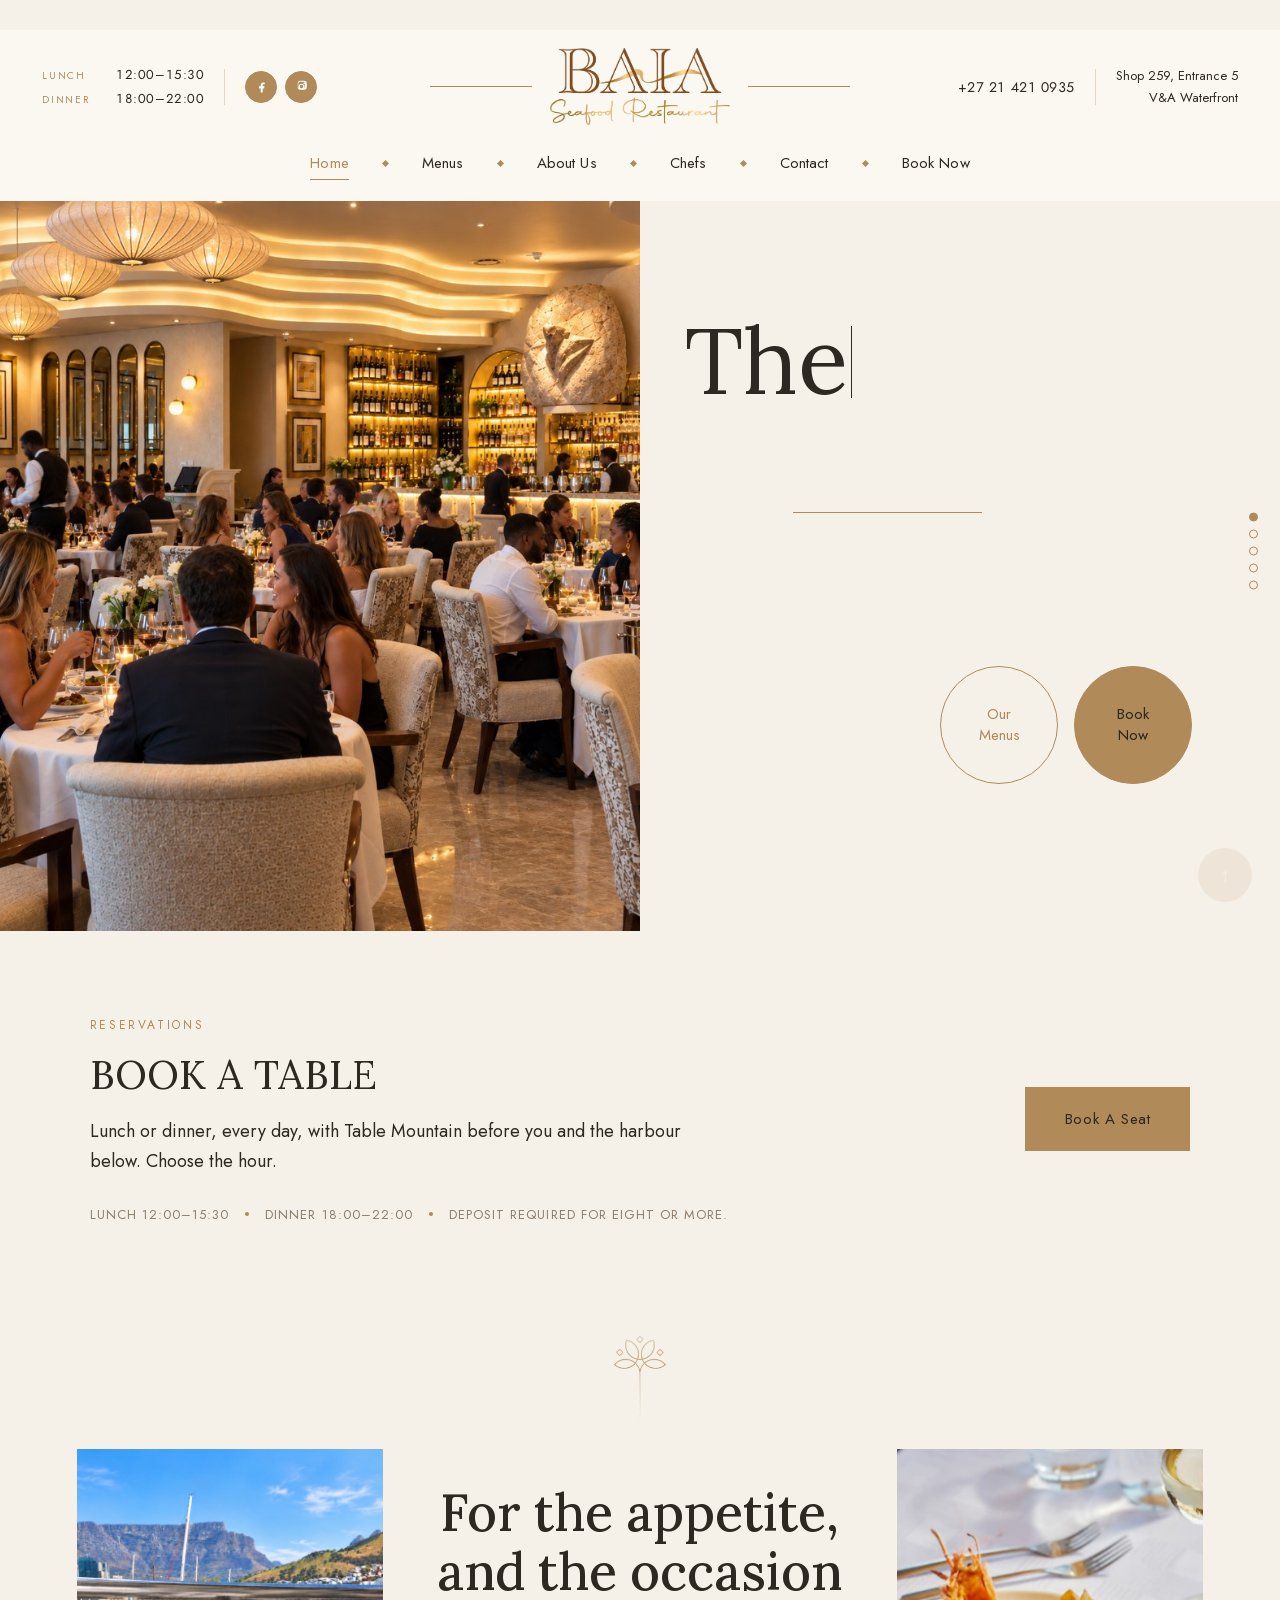
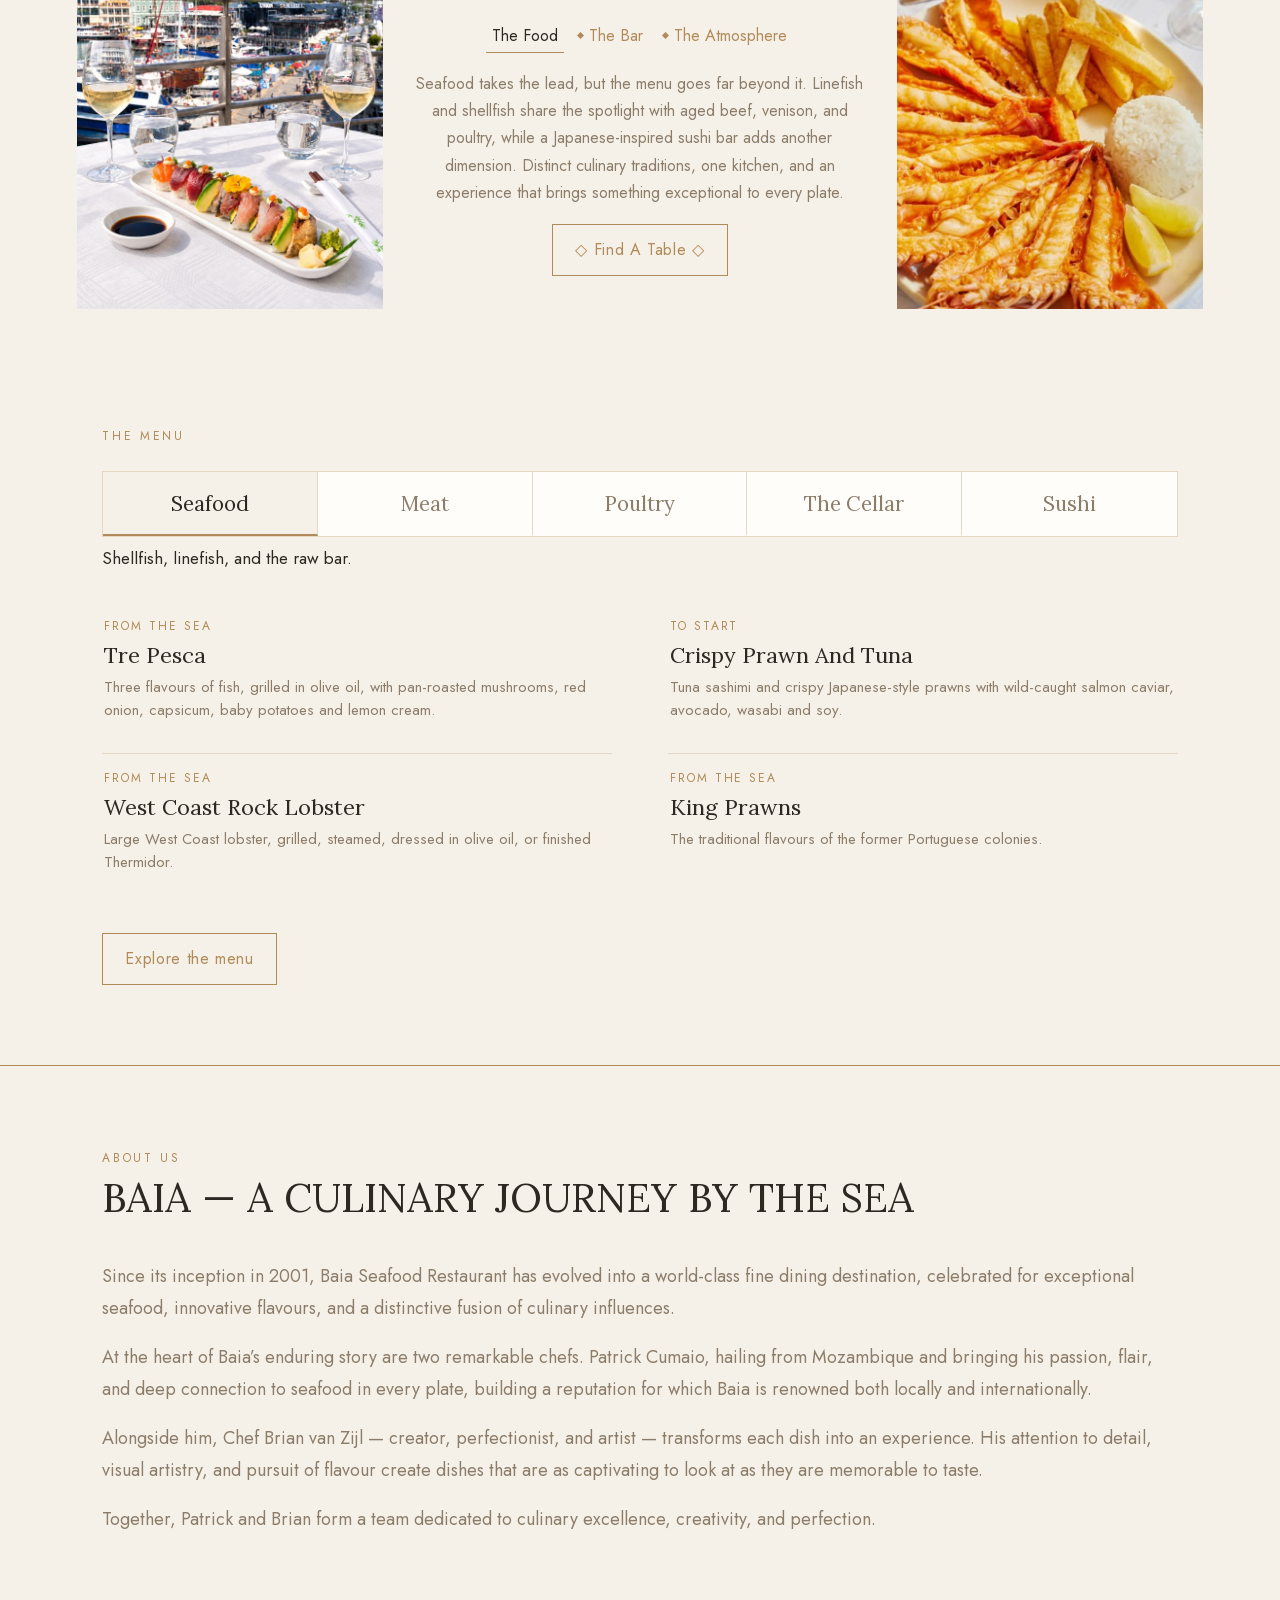
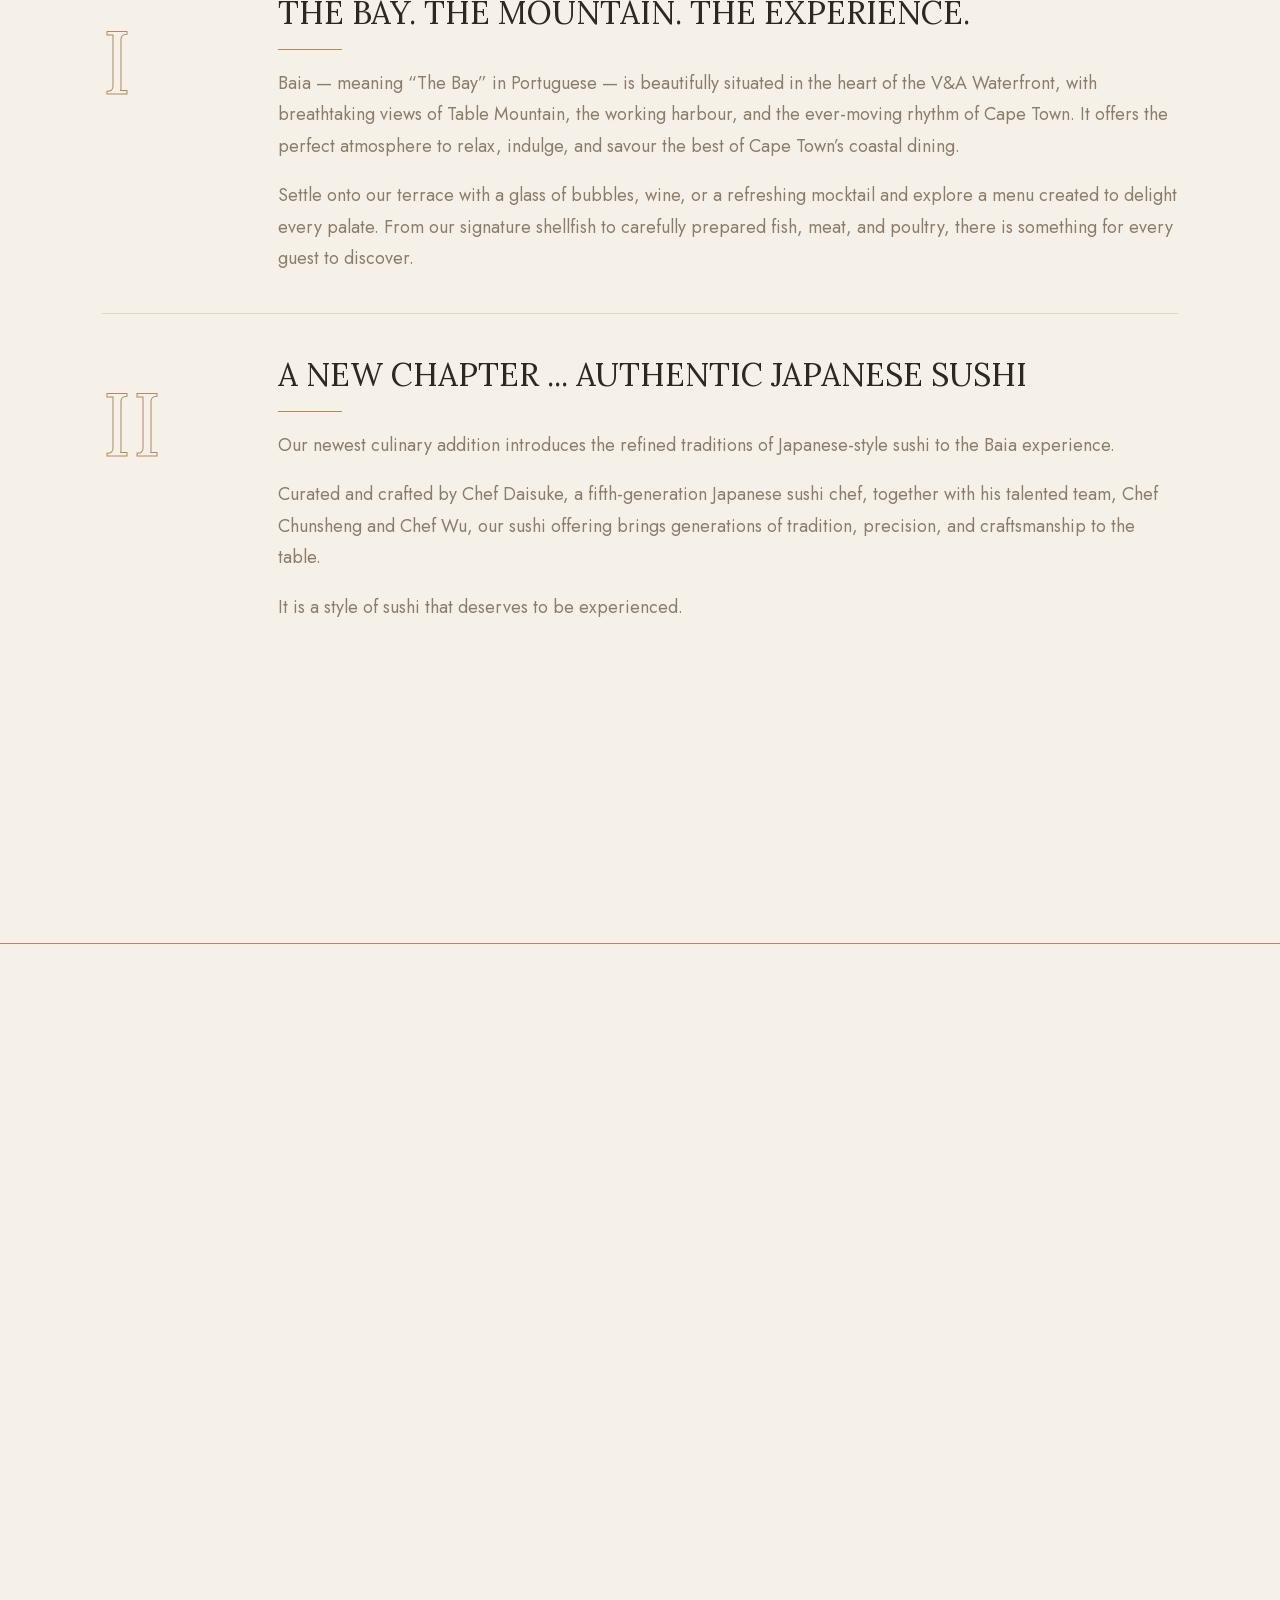
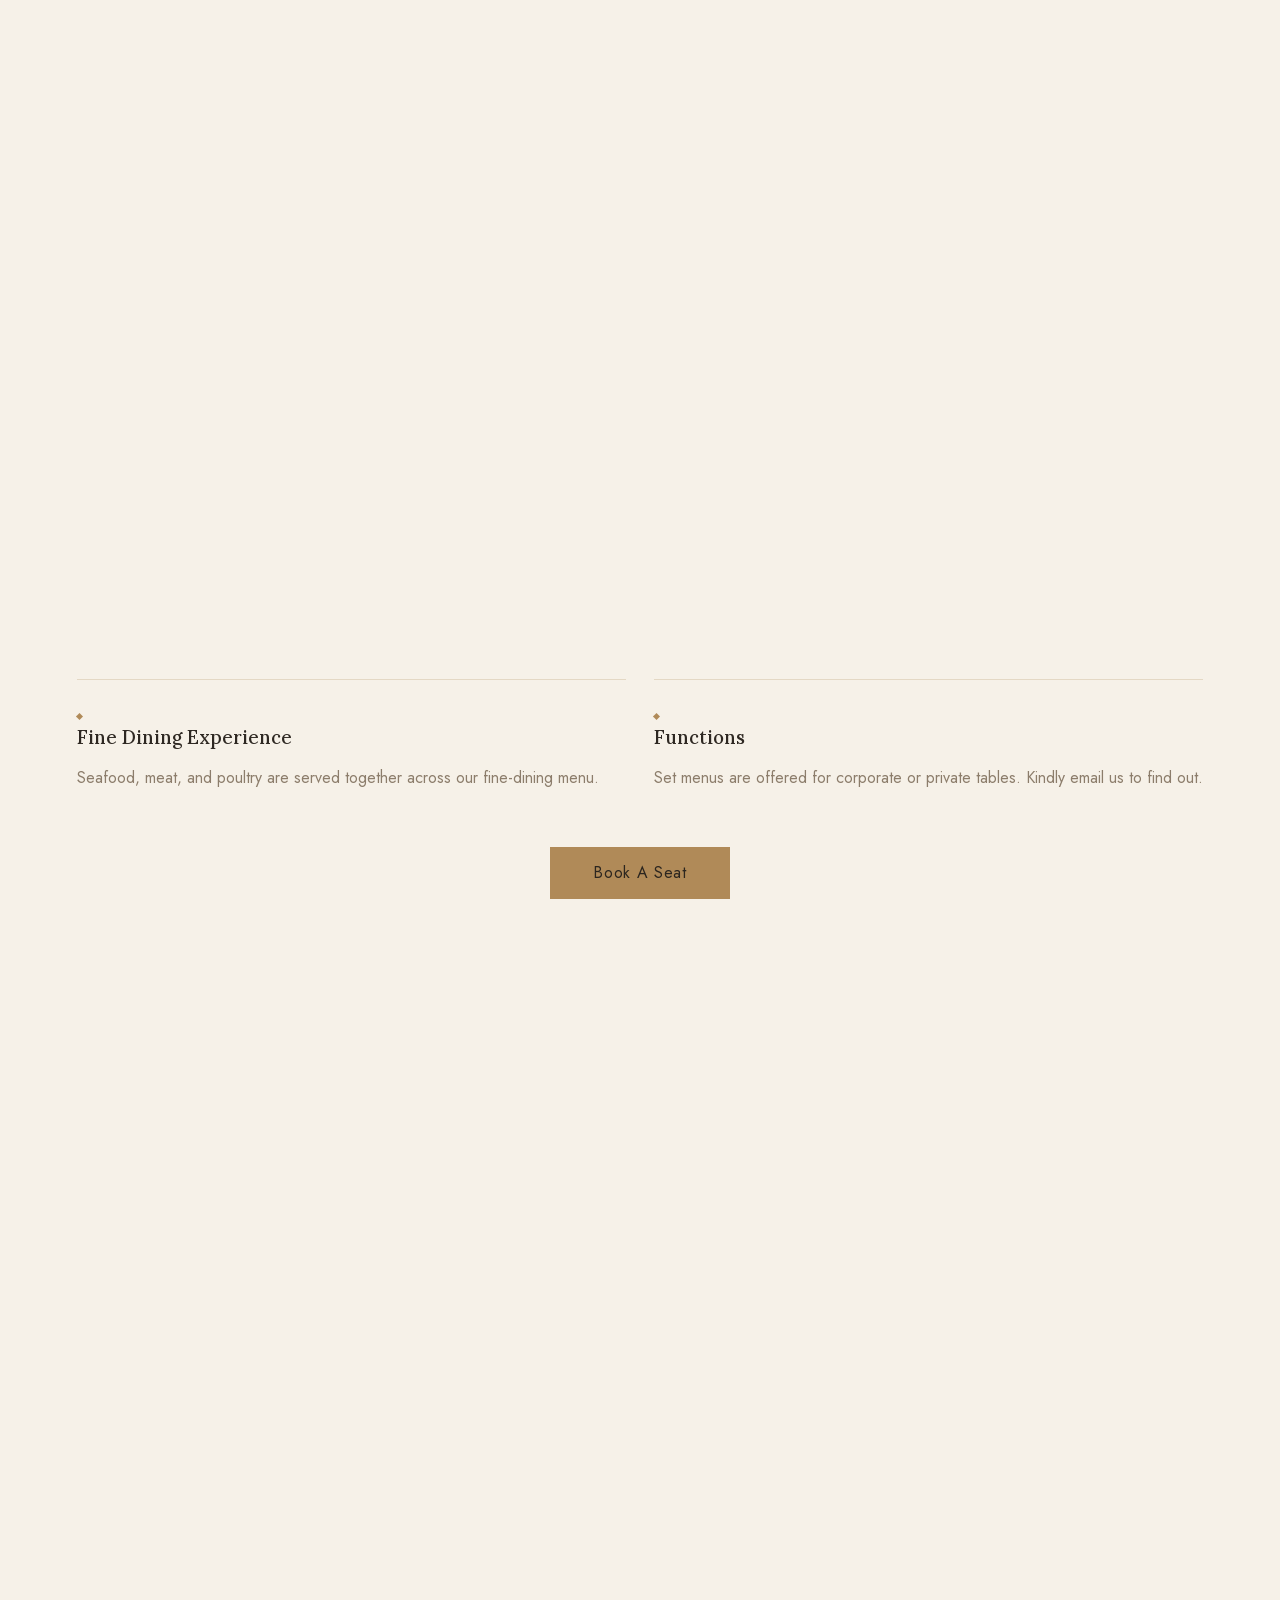
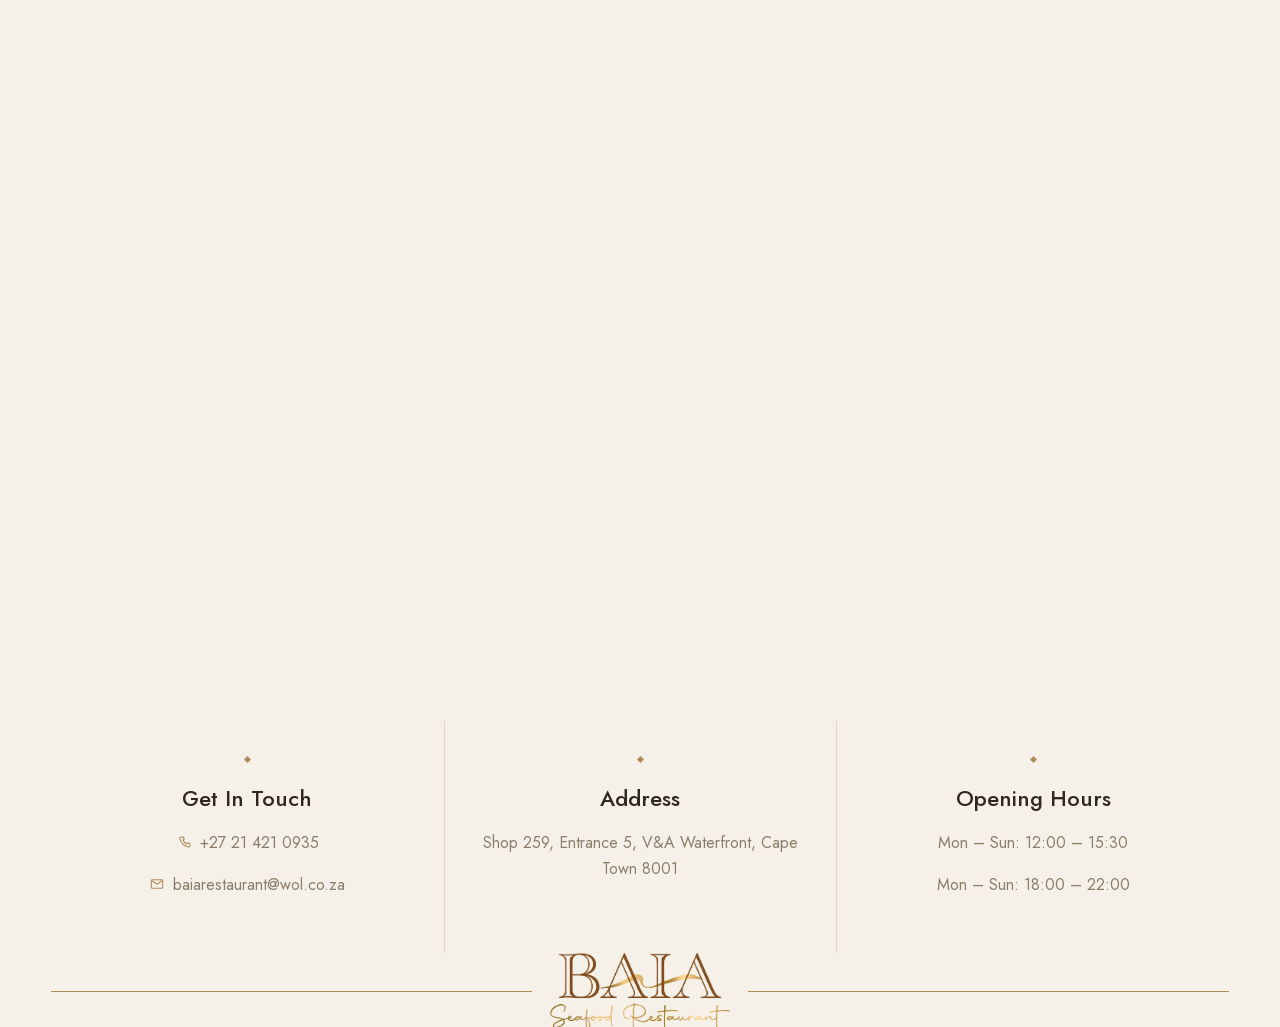
<file: contact/index.html>
<!DOCTYPE html><!--tbGNmmiroVIZ7YdvEYCg_--><html lang="en" class="__variable_c19f6d __variable_d8f060"><head><meta charSet="utf-8"/><meta name="viewport" content="width=device-width, initial-scale=1"/><link rel="preload" href="/_next/static/media/5c0c2bcbaa4149ca-s.p.woff2" as="font" crossorigin="" type="font/woff2"/><link rel="preload" href="/_next/static/media/9dd75fadc5b3df29-s.p.woff2" as="font" crossorigin="" type="font/woff2"/><link rel="preload" as="image" href="/brand/baia-logo.png?v=4"/><link rel="stylesheet" href="/_next/static/css/3f67ad1ce07af3d0.css" data-precedence="next"/><link rel="preload" as="script" fetchPriority="low" href="/_next/static/chunks/webpack-75a5e3ce0c363631.js"/><script src="/_next/static/chunks/4bd1b696-c023c6e3521b1417.js" async=""></script><script src="/_next/static/chunks/255-9c0c72a5d4870e58.js" async=""></script><script src="/_next/static/chunks/main-app-c6679bb073e35617.js" async=""></script><script src="/_next/static/chunks/619-ba102abea3e3d0e4.js" async=""></script><script src="/_next/static/chunks/813-32474deafa5cc96c.js" async=""></script><script src="/_next/static/chunks/app/layout-e9a6f1c3f19a4385.js" async=""></script><script src="/_next/static/chunks/app/contact/page-6eea51b13ec574dc.js" async=""></script><meta name="next-size-adjust" content=""/><title>Baía Seafood Restaurant</title><meta name="description" content="Baía, pronounced Ba-hia, is a seafood restaurant upstairs at Entrance 5, V&amp;A Waterfront, Cape Town."/><script src="/_next/static/chunks/polyfills-42372ed130431b0a.js" noModule=""></script></head><body><div hidden=""><!--$--><!--/$--></div><div class="loader is-on" aria-hidden="false"><img class="logo " src="/brand/baia-logo.png?v=4" alt="Baía Seafood Restaurant"/></div><header class="site-header "><div class="utility"><div class="utility-side utility-left"><dl class="utility-hours"><div><dt>Lunch</dt><dd>12:00–15:30</dd></div><div><dt>Dinner</dt><dd>18:00–22:00</dd></div></dl><span class="utility-split" aria-hidden="true"></span><span class="follow"><a href="https://www.facebook.com/baiaseafoodrestaurant/" aria-label="Facebook" target="_blank" rel="noreferrer"><svg viewBox="0 0 24 24" aria-hidden="true"><path fill="currentColor" d="M14.8 8.4h2.3V5.4h-2.3c-2.5 0-4.1 1.6-4.1 4.2v1.9H8.2V15h2.5v6.6h3.2V15h2.4l.4-3.5h-2.8V9.7c0-.8.3-1.3 1.3-1.3z"></path></svg></a><a href="https://www.instagram.com/baiaseafoodrestaurant/" aria-label="Instagram" target="_blank" rel="noreferrer"><svg viewBox="0 0 24 24" aria-hidden="true"><path fill="currentColor" d="M12 7.6a4.4 4.4 0 1 0 0 8.8 4.4 4.4 0 0 0 0-8.8zm0 7.2a2.8 2.8 0 1 1 0-5.6 2.8 2.8 0 0 1 0 5.6zM17.2 7.1a1 1 0 1 1-2 0 1 1 0 0 1 2 0zM12 4.4c1.5 0 1.6 0 2.2.1.5 0 .9.1 1.2.2.4.2.6.3.9.6.2.2.4.5.6.9.1.3.2.7.2 1.2.1.6.1.7.1 2.2s0 1.6-.1 2.2c0 .5-.1.9-.2 1.2-.2.4-.4.6-.6.9-.3.2-.5.4-.9.6-.3.1-.7.2-1.2.2-.6.1-.7.1-2.2.1s-1.6 0-2.2-.1c-.5 0-.9-.1-1.2-.2-.4-.2-.6-.4-.9-.6-.2-.3-.4-.5-.6-.9-.1-.3-.2-.7-.2-1.2-.1-.6-.1-.7-.1-2.2s0-1.6.1-2.2c0-.5.1-.9.2-1.2.2-.4.4-.7.6-.9.3-.3.5-.4.9-.6.3-.1.7-.2 1.2-.2.6-.1.7-.1 2.2-.1zm0-1.6c-1.5 0-1.7 0-2.3.1-.6 0-1.1.1-1.5.3-.4.1-.8.4-1.1.7-.3.3-.6.7-.7 1.1-.2.4-.3.9-.3 1.5C6 7.1 6 7.3 6 8.8v2.4c0 1.5 0 1.7.1 2.3.1.6.1 1.1.3 1.5.1.4.4.8.7 1.1.3.3.7.6 1.1.7.4.2.9.3 1.5.3.6.1.8.1 2.3.1h2.4c1.5 0 1.7 0 2.3-.1.6 0 1.1-.1 1.5-.3.4-.1.8-.4 1.1-.7.3-.3.6-.7.7-1.1.2-.4.3-.9.3-1.5.1-.6.1-.8.1-2.3V8.8c0-1.5 0-1.7-.1-2.3 0-.6-.1-1.1-.3-1.5-.1-.4-.4-.8-.7-1.1-.3-.3-.7-.6-1.1-.7-.4-.2-.9-.3-1.5-.3-.6-.1-.8-.1-2.3-.1H12z"></path></svg></a></span></div><div class="utility-center"><span class="rule"></span><a class="utility-logo" aria-label="Baía home" href="/"><img class="logo " src="/brand/baia-logo.png?v=4" alt="Baía Seafood Restaurant"/></a><span class="rule"></span></div><div class="utility-side utility-right"><a class="utility-phone" href="tel:+27214210935">+27 21 421 0935</a><span class="utility-split" aria-hidden="true"></span><a class="utility-address" href="https://www.google.com/maps/search/?api=1&amp;query=Baia+Seafood+Restaurant+Shop+259+Entrance+5+V%26A+Waterfront+Cape+Town+8001" target="_blank" rel="noreferrer"><span>Shop 259, Entrance 5</span><span>V&amp;A Waterfront</span></a></div></div><div class="nav-bar"><a class="nav-logo" aria-label="Baía home" href="/"><img class="logo " src="/brand/baia-logo.png?v=4" alt="Baía Seafood Restaurant"/></a><button type="button" class="burger" aria-label="Open navigation"><span></span><span></span><span></span></button><nav class="main-nav" aria-label="Primary"><a class="" href="/">Home</a><i class="diamond" aria-hidden="true"></i><a href="/#explore">Menus</a><i class="diamond" aria-hidden="true"></i><a href="/#about">About Us</a><i class="diamond" aria-hidden="true"></i><a href="/#chefs">Chefs</a><i class="diamond" aria-hidden="true"></i><a href="/#footer">Contact</a><i class="diamond" aria-hidden="true"></i><a href="https://www.dineplan.com/restaurant/baia-seafood-restaurant" target="_blank" rel="noreferrer">Book Now</a></nav><button type="button" class="dot-grid" aria-label="Open panel"><i></i><i></i><i></i><i></i><i></i><i></i><i></i><i></i><i></i></button></div></header><div class="offcanvas "><button type="button" class="sheet-close">Close</button><img class="logo " src="/brand/baia-logo.png?v=4" alt="Baía Seafood Restaurant"/><p>BAIA: Where every visit is an invitation to relax, indulge and savour the best of Cape Town&#x27;s coastal dining.</p><a class="off-line" href="tel:+27214210935"><svg viewBox="0 0 24 24" aria-hidden="true"><path fill="none" stroke="currentColor" stroke-width="1.6" stroke-linecap="round" stroke-linejoin="round" d="M8 3h3l1.4 3.4-2 1.2a12 12 0 0 0 6 6l1.2-2L21 13v3a2 2 0 0 1-2.2 2A17 17 0 0 1 6 6.2 2 2 0 0 1 8 3z"></path></svg>+27 21 421 0935</a><a class="off-line" href="mailto:baiarestaurant@wol.co.za"><svg viewBox="0 0 24 24" aria-hidden="true"><rect x="3.5" y="5.5" width="17" height="13" rx="1.4" fill="none" stroke="currentColor" stroke-width="1.6"></rect><path d="M4.5 7.2 12 12.4l7.5-5.2" fill="none" stroke="currentColor" stroke-width="1.6" stroke-linejoin="round"></path></svg>baiarestaurant@wol.co.za</a><a class="off-address" href="https://www.google.com/maps/search/?api=1&amp;query=Baia+Seafood+Restaurant+Shop+259+Entrance+5+V%26A+Waterfront+Cape+Town+8001" target="_blank" rel="noreferrer">Shop 259, Entrance 5, V&amp;A Waterfront, Cape Town 8001</a><div class="off-map"><iframe title="Map of Baía at the V&amp;A Waterfront" src="https://maps.google.com/maps?q=Shop%20259%20Entrance%205%20V%26A%20Waterfront%20Cape%20Town%208001&amp;z=16&amp;output=embed" loading="lazy"></iframe><a class="map-open" href="https://www.google.com/maps/search/?api=1&amp;query=Baia+Seafood+Restaurant+Shop+259+Entrance+5+V%26A+Waterfront+Cape+Town+8001" target="_blank" rel="noreferrer" aria-label="Open Shop 259, Entrance 5, V&amp;A Waterfront, Cape Town 8001 in Google Maps"></a></div><a class="btn-fill off-book" href="https://www.dineplan.com/restaurant/baia-seafood-restaurant" target="_blank" rel="noreferrer">Book Now</a></div><div class="cursor-outer" aria-hidden="true"></div><div class="cursor-inner" aria-hidden="true"></div><main><!--$--><!--/$--></main><footer class="site-footer" id="footer"><div class="foot-grid"><section><i class="diamond" aria-hidden="true"></i><h2>Get In Touch</h2><p class="foot-contact"><svg viewBox="0 0 24 24" aria-hidden="true"><path fill="none" stroke="currentColor" stroke-width="1.6" stroke-linecap="round" stroke-linejoin="round" d="M8 3h3l1.4 3.4-2 1.2a12 12 0 0 0 6 6l1.2-2L21 13v3a2 2 0 0 1-2.2 2A17 17 0 0 1 6 6.2 2 2 0 0 1 8 3z"></path></svg><a href="tel:+27214210935">+27 21 421 0935</a></p><p class="foot-contact"><svg viewBox="0 0 24 24" aria-hidden="true"><rect x="3.5" y="5.5" width="17" height="13" rx="1.4" fill="none" stroke="currentColor" stroke-width="1.6"></rect><path d="M4.5 7.2 12 12.4l7.5-5.2" fill="none" stroke="currentColor" stroke-width="1.6" stroke-linejoin="round"></path></svg><a href="mailto:baiarestaurant@wol.co.za">baiarestaurant@wol.co.za</a></p></section><section><i class="diamond" aria-hidden="true"></i><h2>Address</h2><p>Shop 259, Entrance 5, V&amp;A Waterfront, Cape Town 8001</p></section><section><i class="diamond" aria-hidden="true"></i><h2>Opening Hours</h2><p class="copper">Mon – Sun: 12:00 – 15:30</p><p class="copper">Mon – Sun: 18:00 – 22:00</p></section></div><div class="foot-logo"><img class="logo " src="/brand/baia-logo.png?v=4" alt="Baía Seafood Restaurant"/></div><div class="foot-bottom"><p>Copyright © <!-- -->2026<!-- --> <!-- -->Baía Seafood Restaurant</p></div></footer><button type="button" class="to-top " aria-label="Back to top">↑</button><script src="/_next/static/chunks/webpack-75a5e3ce0c363631.js" id="_R_" async=""></script><script>(self.__next_f=self.__next_f||[]).push([0])</script><script>self.__next_f.push([1,"1:\"$Sreact.fragment\"\n2:I[1421,[\"619\",\"static/chunks/619-ba102abea3e3d0e4.js\",\"813\",\"static/chunks/813-32474deafa5cc96c.js\",\"177\",\"static/chunks/app/layout-e9a6f1c3f19a4385.js\"],\"Shell\"]\n3:I[9766,[],\"\"]\n4:I[8924,[],\"\"]\n5:I[486,[\"977\",\"static/chunks/app/contact/page-6eea51b13ec574dc.js\"],\"Jump\"]\n6:I[4431,[],\"OutletBoundary\"]\n8:I[5278,[],\"AsyncMetadataOutlet\"]\na:I[4431,[],\"ViewportBoundary\"]\nc:I[4431,[],\"MetadataBoundary\"]\nd:\"$Sreact.suspense\"\nf:I[7150,[],\"\"]\n:HL[\"/_next/static/media/5c0c2bcbaa4149ca-s.p.woff2\",\"font\",{\"crossOrigin\":\"\",\"type\":\"font/woff2\"}]\n:HL[\"/_next/static/media/9dd75fadc5b3df29-s.p.woff2\",\"font\",{\"crossOrigin\":\"\",\"type\":\"font/woff2\"}]\n:HL[\"/_next/static/css/3f67ad1ce07af3d0.css\",\"style\"]\n"])</script><script>self.__next_f.push([1,"0:{\"P\":null,\"b\":\"tbGNmmiroVIZ7YdvEYCg_\",\"p\":\"\",\"c\":[\"\",\"contact\"],\"i\":false,\"f\":[[[\"\",{\"children\":[\"contact\",{\"children\":[\"__PAGE__\",{}]}]},\"$undefined\",\"$undefined\",true],[\"\",[\"$\",\"$1\",\"c\",{\"children\":[[[\"$\",\"link\",\"0\",{\"rel\":\"stylesheet\",\"href\":\"/_next/static/css/3f67ad1ce07af3d0.css\",\"precedence\":\"next\",\"crossOrigin\":\"$undefined\",\"nonce\":\"$undefined\"}]],[\"$\",\"html\",null,{\"lang\":\"en\",\"className\":\"__variable_c19f6d __variable_d8f060\",\"suppressHydrationWarning\":true,\"children\":[\"$\",\"body\",null,{\"suppressHydrationWarning\":true,\"children\":[\"$\",\"$L2\",null,{\"children\":[\"$\",\"$L3\",null,{\"parallelRouterKey\":\"children\",\"error\":\"$undefined\",\"errorStyles\":\"$undefined\",\"errorScripts\":\"$undefined\",\"template\":[\"$\",\"$L4\",null,{}],\"templateStyles\":\"$undefined\",\"templateScripts\":\"$undefined\",\"notFound\":[[[\"$\",\"title\",null,{\"children\":\"404: This page could not be found.\"}],[\"$\",\"div\",null,{\"style\":{\"fontFamily\":\"system-ui,\\\"Segoe UI\\\",Roboto,Helvetica,Arial,sans-serif,\\\"Apple Color Emoji\\\",\\\"Segoe UI Emoji\\\"\",\"height\":\"100vh\",\"textAlign\":\"center\",\"display\":\"flex\",\"flexDirection\":\"column\",\"alignItems\":\"center\",\"justifyContent\":\"center\"},\"children\":[\"$\",\"div\",null,{\"children\":[[\"$\",\"style\",null,{\"dangerouslySetInnerHTML\":{\"__html\":\"body{color:#000;background:#fff;margin:0}.next-error-h1{border-right:1px solid rgba(0,0,0,.3)}@media (prefers-color-scheme:dark){body{color:#fff;background:#000}.next-error-h1{border-right:1px solid rgba(255,255,255,.3)}}\"}}],[\"$\",\"h1\",null,{\"className\":\"next-error-h1\",\"style\":{\"display\":\"inline-block\",\"margin\":\"0 20px 0 0\",\"padding\":\"0 23px 0 0\",\"fontSize\":24,\"fontWeight\":500,\"verticalAlign\":\"top\",\"lineHeight\":\"49px\"},\"children\":404}],[\"$\",\"div\",null,{\"style\":{\"display\":\"inline-block\"},\"children\":[\"$\",\"h2\",null,{\"style\":{\"fontSize\":14,\"fontWeight\":400,\"lineHeight\":\"49px\",\"margin\":0},\"children\":\"This page could not be found.\"}]}]]}]}]],[]],\"forbidden\":\"$undefined\",\"unauthorized\":\"$undefined\"}]}]}]}]]}],{\"children\":[\"contact\",[\"$\",\"$1\",\"c\",{\"children\":[null,[\"$\",\"$L3\",null,{\"parallelRouterKey\":\"children\",\"error\":\"$undefined\",\"errorStyles\":\"$undefined\",\"errorScripts\":\"$undefined\",\"template\":[\"$\",\"$L4\",null,{}],\"templateStyles\":\"$undefined\",\"templateScripts\":\"$undefined\",\"notFound\":\"$undefined\",\"forbidden\":\"$undefined\",\"unauthorized\":\"$undefined\"}]]}],{\"children\":[\"__PAGE__\",[\"$\",\"$1\",\"c\",{\"children\":[[\"$\",\"$L5\",null,{\"hash\":\"#visit\"}],null,[\"$\",\"$L6\",null,{\"children\":[\"$L7\",[\"$\",\"$L8\",null,{\"promise\":\"$@9\"}]]}]]}],{},null,false]},null,false]},null,false],[\"$\",\"$1\",\"h\",{\"children\":[null,[[\"$\",\"$La\",null,{\"children\":\"$Lb\"}],[\"$\",\"meta\",null,{\"name\":\"next-size-adjust\",\"content\":\"\"}]],[\"$\",\"$Lc\",null,{\"children\":[\"$\",\"div\",null,{\"hidden\":true,\"children\":[\"$\",\"$d\",null,{\"fallback\":null,\"children\":\"$Le\"}]}]}]]}],false]],\"m\":\"$undefined\",\"G\":[\"$f\",[]],\"s\":false,\"S\":true}\n"])</script><script>self.__next_f.push([1,"b:[[\"$\",\"meta\",\"0\",{\"charSet\":\"utf-8\"}],[\"$\",\"meta\",\"1\",{\"name\":\"viewport\",\"content\":\"width=device-width, initial-scale=1\"}]]\n7:null\n"])</script><script>self.__next_f.push([1,"9:{\"metadata\":[[\"$\",\"title\",\"0\",{\"children\":\"Baía Seafood Restaurant\"}],[\"$\",\"meta\",\"1\",{\"name\":\"description\",\"content\":\"Baía, pronounced Ba-hia, is a seafood restaurant upstairs at Entrance 5, V\u0026A Waterfront, Cape Town.\"}]],\"error\":null,\"digest\":\"$undefined\"}\n"])</script><script>self.__next_f.push([1,"e:\"$9:metadata\"\n"])</script></body></html>
</file>
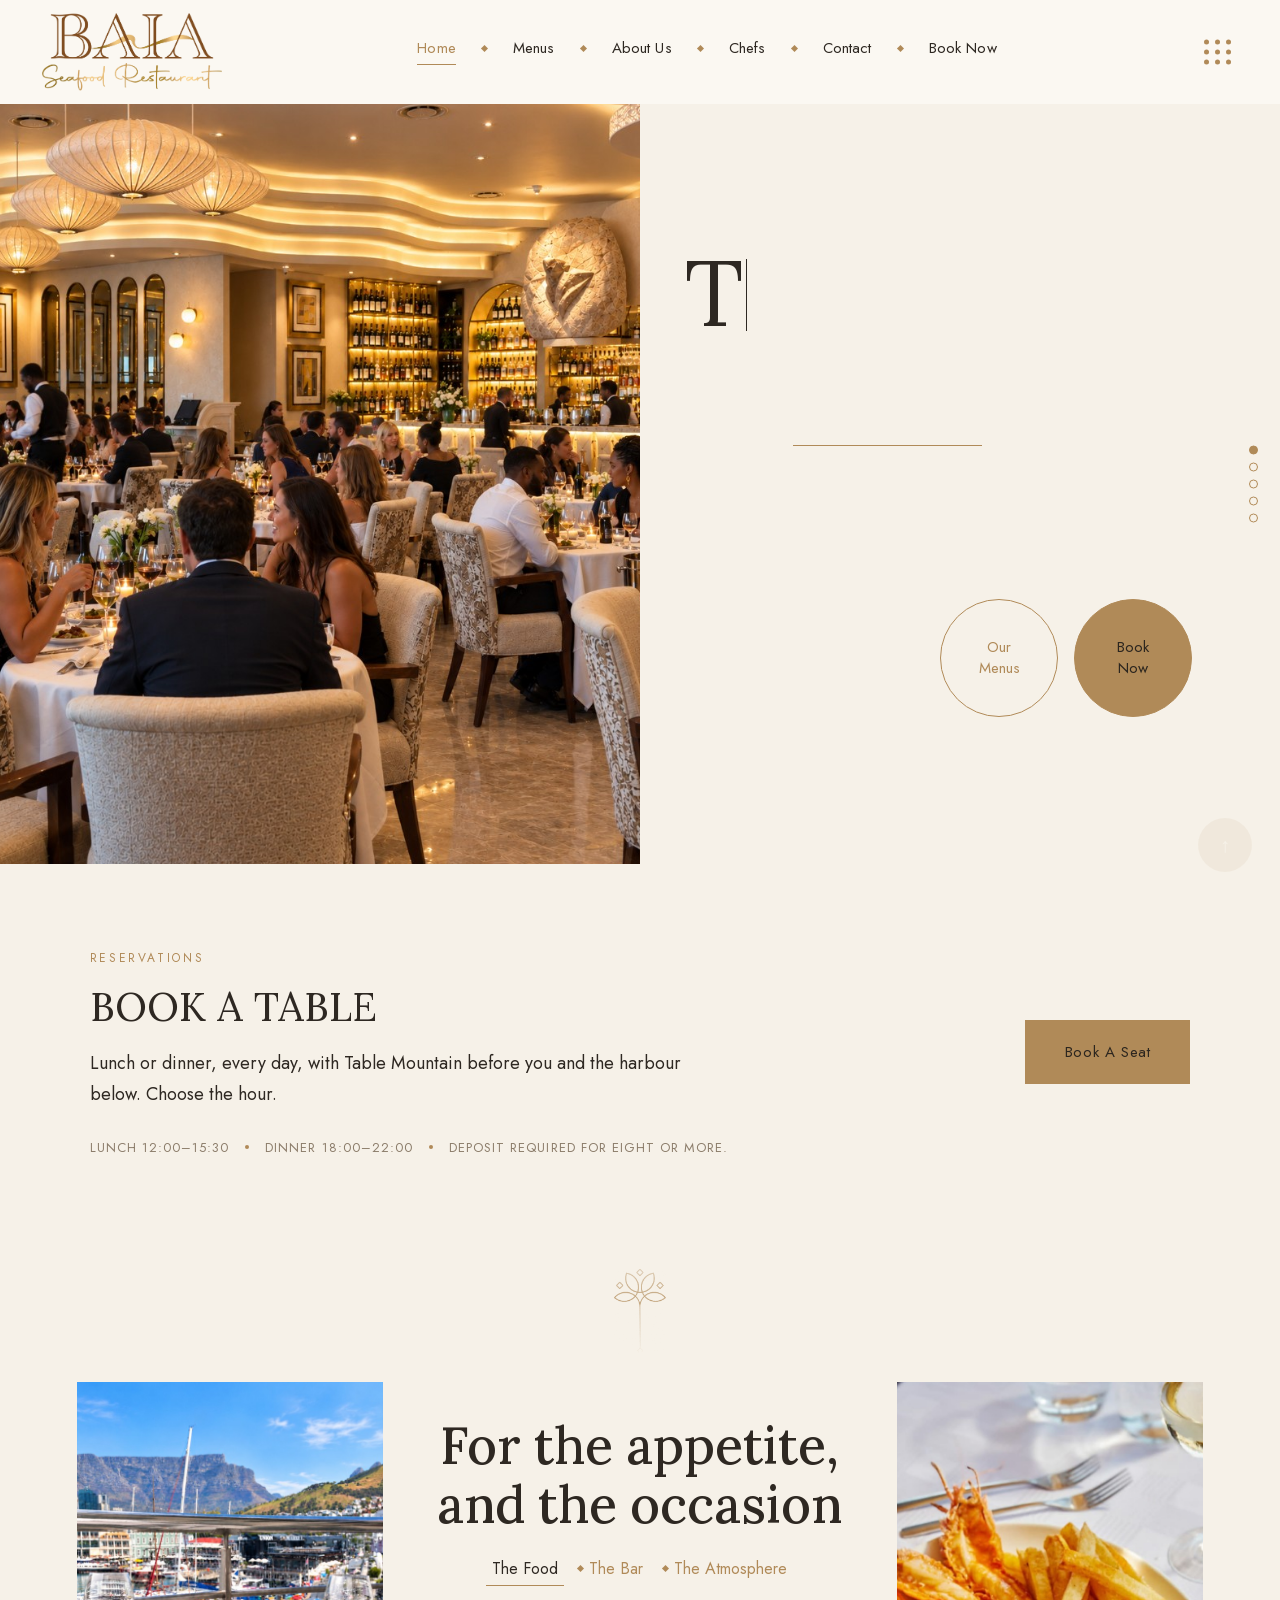
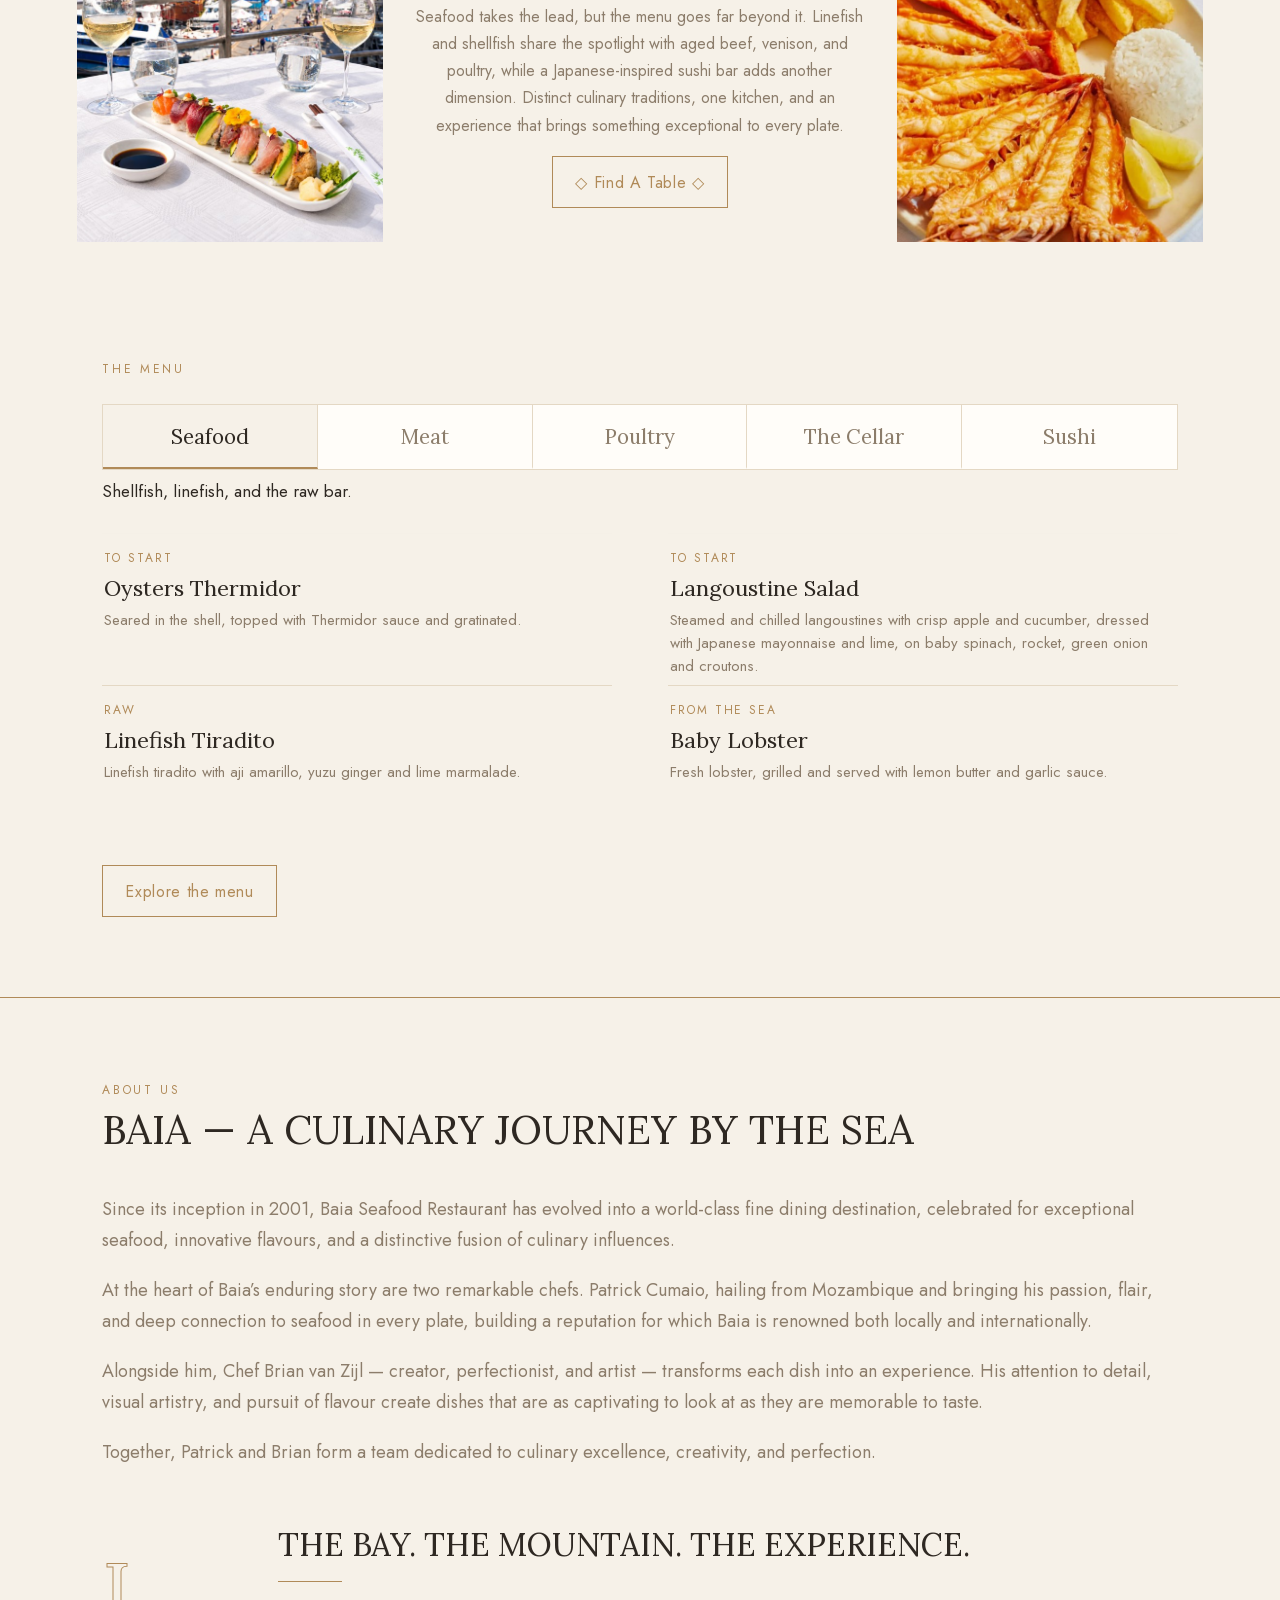
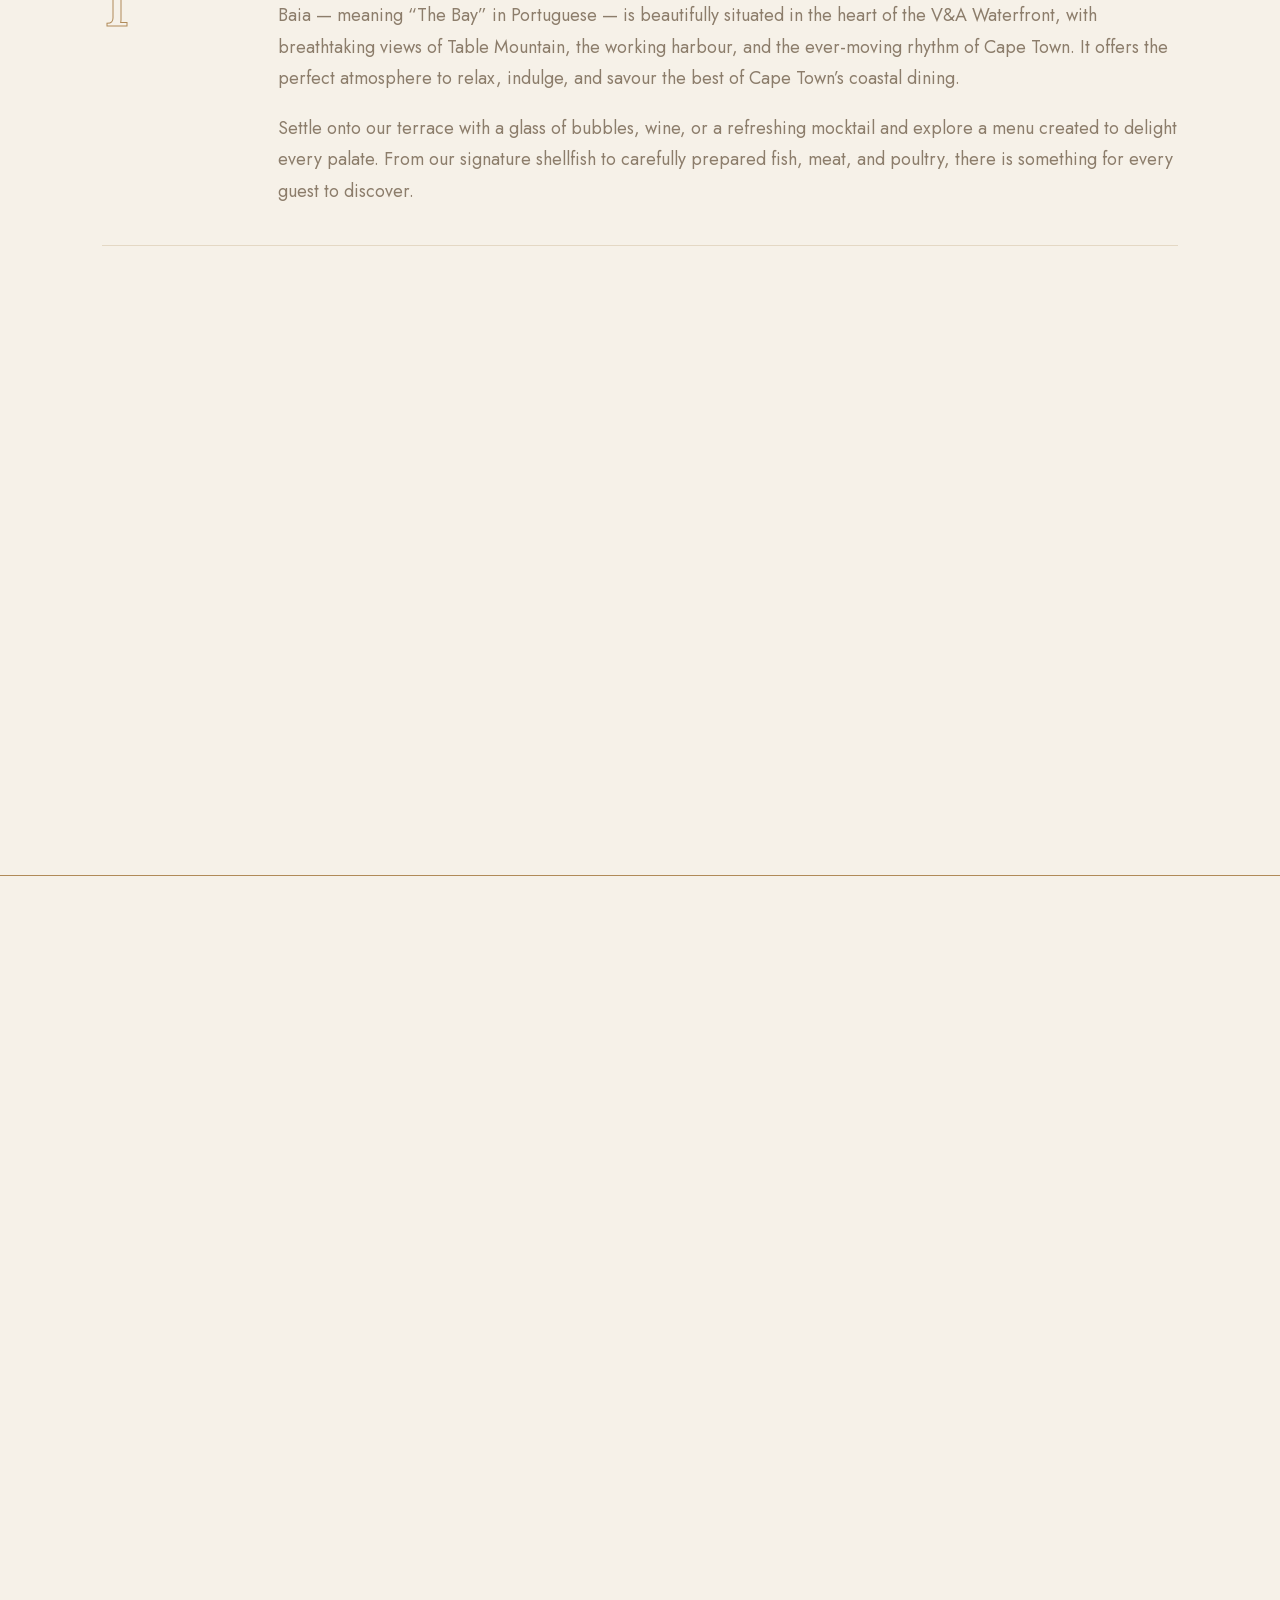
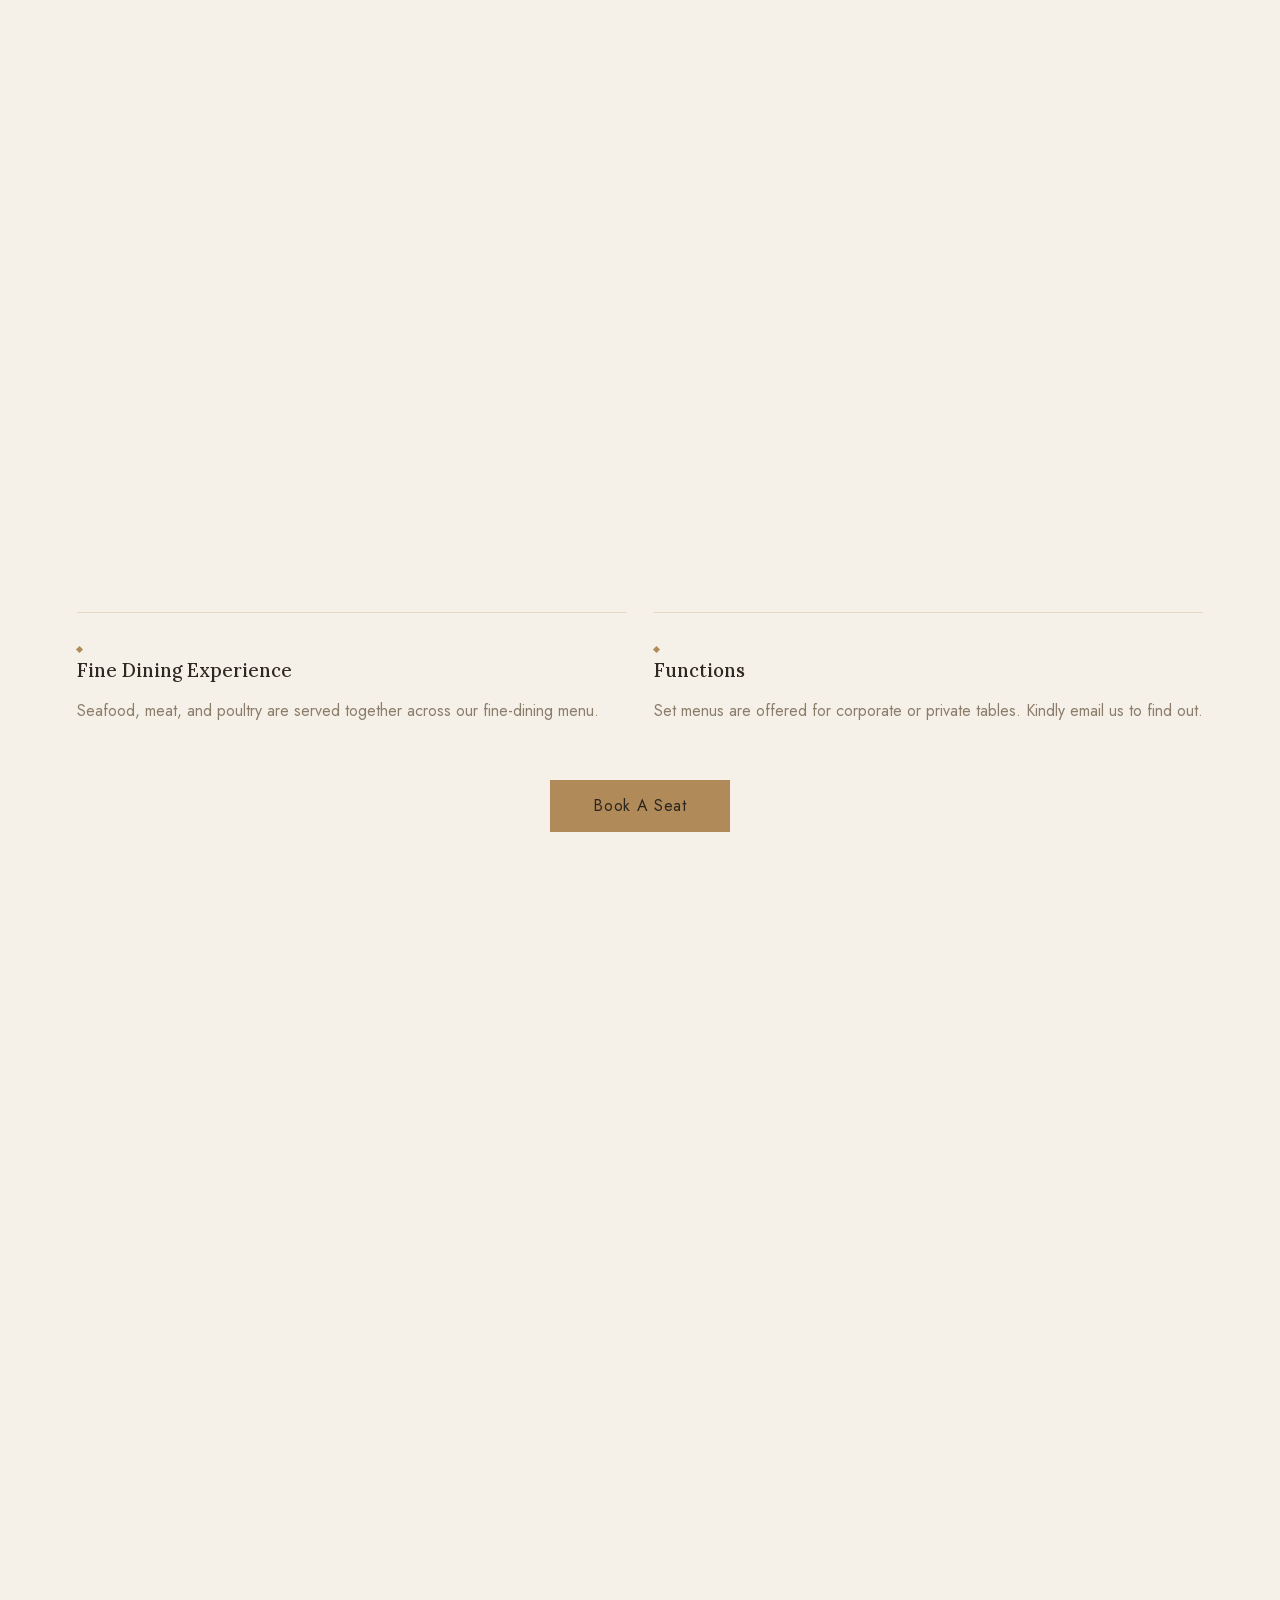
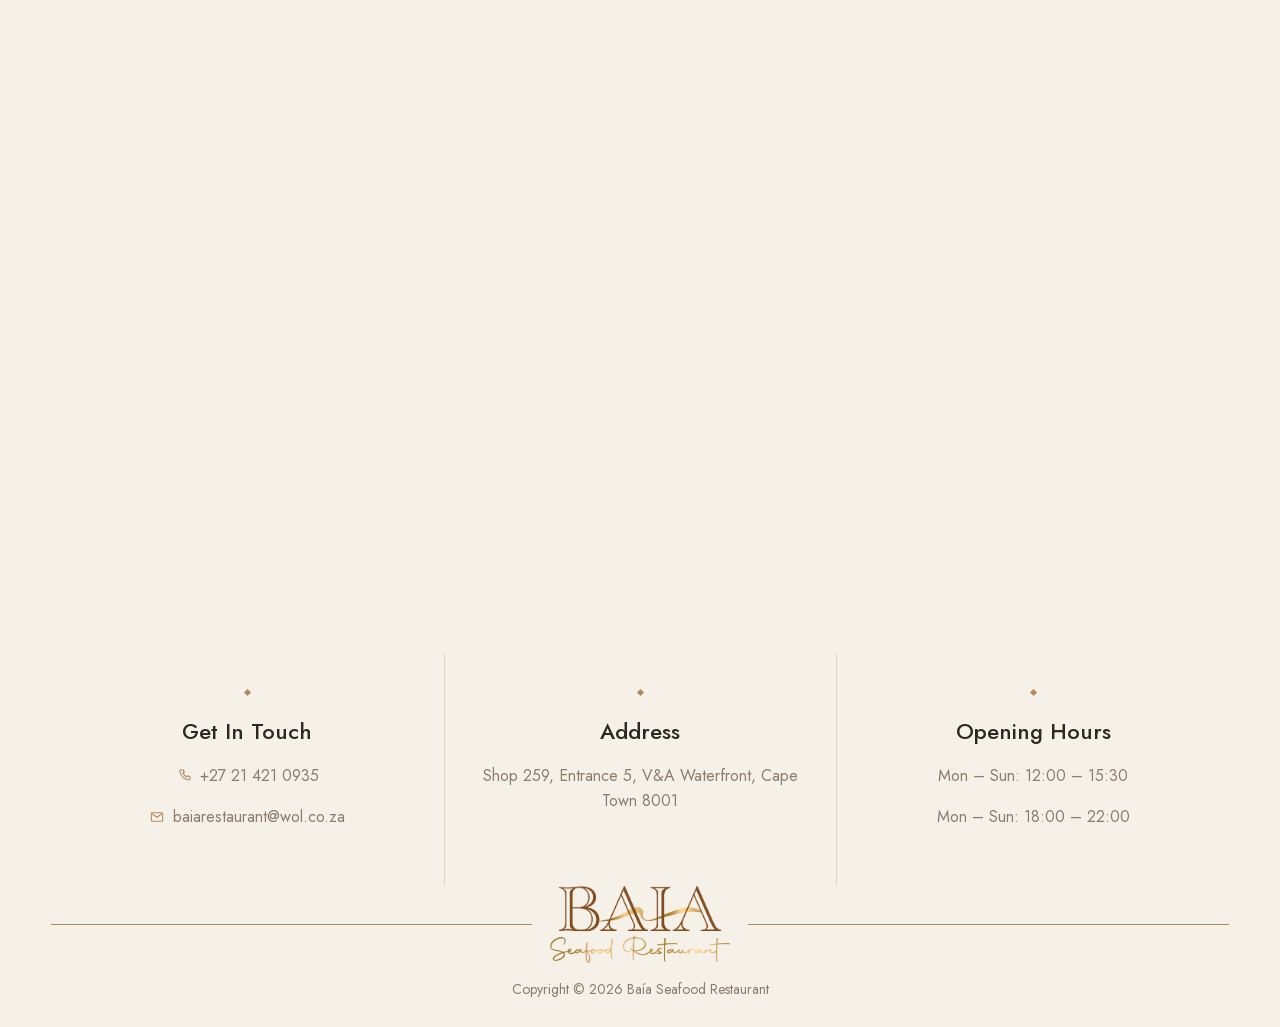
<file: menus/index.html>
<!DOCTYPE html><!--tbGNmmiroVIZ7YdvEYCg_--><html lang="en" class="__variable_c19f6d __variable_d8f060"><head><meta charSet="utf-8"/><meta name="viewport" content="width=device-width, initial-scale=1"/><link rel="preload" href="/_next/static/media/5c0c2bcbaa4149ca-s.p.woff2" as="font" crossorigin="" type="font/woff2"/><link rel="preload" href="/_next/static/media/9dd75fadc5b3df29-s.p.woff2" as="font" crossorigin="" type="font/woff2"/><link rel="preload" as="image" href="/brand/baia-logo.png?v=4"/><link rel="stylesheet" href="/_next/static/css/3f67ad1ce07af3d0.css" data-precedence="next"/><link rel="preload" as="script" fetchPriority="low" href="/_next/static/chunks/webpack-75a5e3ce0c363631.js"/><script src="/_next/static/chunks/4bd1b696-c023c6e3521b1417.js" async=""></script><script src="/_next/static/chunks/255-9c0c72a5d4870e58.js" async=""></script><script src="/_next/static/chunks/main-app-c6679bb073e35617.js" async=""></script><script src="/_next/static/chunks/619-ba102abea3e3d0e4.js" async=""></script><script src="/_next/static/chunks/813-32474deafa5cc96c.js" async=""></script><script src="/_next/static/chunks/app/layout-e9a6f1c3f19a4385.js" async=""></script><script src="/_next/static/chunks/app/menus/page-6eea51b13ec574dc.js" async=""></script><meta name="next-size-adjust" content=""/><title>Baía Seafood Restaurant</title><meta name="description" content="Baía, pronounced Ba-hia, is a seafood restaurant upstairs at Entrance 5, V&amp;A Waterfront, Cape Town."/><script src="/_next/static/chunks/polyfills-42372ed130431b0a.js" noModule=""></script></head><body><div hidden=""><!--$--><!--/$--></div><div class="loader is-on" aria-hidden="false"><img class="logo " src="/brand/baia-logo.png?v=4" alt="Baía Seafood Restaurant"/></div><header class="site-header "><div class="utility"><div class="utility-side utility-left"><dl class="utility-hours"><div><dt>Lunch</dt><dd>12:00–15:30</dd></div><div><dt>Dinner</dt><dd>18:00–22:00</dd></div></dl><span class="utility-split" aria-hidden="true"></span><span class="follow"><a href="https://www.facebook.com/baiaseafoodrestaurant/" aria-label="Facebook" target="_blank" rel="noreferrer"><svg viewBox="0 0 24 24" aria-hidden="true"><path fill="currentColor" d="M14.8 8.4h2.3V5.4h-2.3c-2.5 0-4.1 1.6-4.1 4.2v1.9H8.2V15h2.5v6.6h3.2V15h2.4l.4-3.5h-2.8V9.7c0-.8.3-1.3 1.3-1.3z"></path></svg></a><a href="https://www.instagram.com/baiaseafoodrestaurant/" aria-label="Instagram" target="_blank" rel="noreferrer"><svg viewBox="0 0 24 24" aria-hidden="true"><path fill="currentColor" d="M12 7.6a4.4 4.4 0 1 0 0 8.8 4.4 4.4 0 0 0 0-8.8zm0 7.2a2.8 2.8 0 1 1 0-5.6 2.8 2.8 0 0 1 0 5.6zM17.2 7.1a1 1 0 1 1-2 0 1 1 0 0 1 2 0zM12 4.4c1.5 0 1.6 0 2.2.1.5 0 .9.1 1.2.2.4.2.6.3.9.6.2.2.4.5.6.9.1.3.2.7.2 1.2.1.6.1.7.1 2.2s0 1.6-.1 2.2c0 .5-.1.9-.2 1.2-.2.4-.4.6-.6.9-.3.2-.5.4-.9.6-.3.1-.7.2-1.2.2-.6.1-.7.1-2.2.1s-1.6 0-2.2-.1c-.5 0-.9-.1-1.2-.2-.4-.2-.6-.4-.9-.6-.2-.3-.4-.5-.6-.9-.1-.3-.2-.7-.2-1.2-.1-.6-.1-.7-.1-2.2s0-1.6.1-2.2c0-.5.1-.9.2-1.2.2-.4.4-.7.6-.9.3-.3.5-.4.9-.6.3-.1.7-.2 1.2-.2.6-.1.7-.1 2.2-.1zm0-1.6c-1.5 0-1.7 0-2.3.1-.6 0-1.1.1-1.5.3-.4.1-.8.4-1.1.7-.3.3-.6.7-.7 1.1-.2.4-.3.9-.3 1.5C6 7.1 6 7.3 6 8.8v2.4c0 1.5 0 1.7.1 2.3.1.6.1 1.1.3 1.5.1.4.4.8.7 1.1.3.3.7.6 1.1.7.4.2.9.3 1.5.3.6.1.8.1 2.3.1h2.4c1.5 0 1.7 0 2.3-.1.6 0 1.1-.1 1.5-.3.4-.1.8-.4 1.1-.7.3-.3.6-.7.7-1.1.2-.4.3-.9.3-1.5.1-.6.1-.8.1-2.3V8.8c0-1.5 0-1.7-.1-2.3 0-.6-.1-1.1-.3-1.5-.1-.4-.4-.8-.7-1.1-.3-.3-.7-.6-1.1-.7-.4-.2-.9-.3-1.5-.3-.6-.1-.8-.1-2.3-.1H12z"></path></svg></a></span></div><div class="utility-center"><span class="rule"></span><a class="utility-logo" aria-label="Baía home" href="/"><img class="logo " src="/brand/baia-logo.png?v=4" alt="Baía Seafood Restaurant"/></a><span class="rule"></span></div><div class="utility-side utility-right"><a class="utility-phone" href="tel:+27214210935">+27 21 421 0935</a><span class="utility-split" aria-hidden="true"></span><a class="utility-address" href="https://www.google.com/maps/search/?api=1&amp;query=Baia+Seafood+Restaurant+Shop+259+Entrance+5+V%26A+Waterfront+Cape+Town+8001" target="_blank" rel="noreferrer"><span>Shop 259, Entrance 5</span><span>V&amp;A Waterfront</span></a></div></div><div class="nav-bar"><a class="nav-logo" aria-label="Baía home" href="/"><img class="logo " src="/brand/baia-logo.png?v=4" alt="Baía Seafood Restaurant"/></a><button type="button" class="burger" aria-label="Open navigation"><span></span><span></span><span></span></button><nav class="main-nav" aria-label="Primary"><a class="" href="/">Home</a><i class="diamond" aria-hidden="true"></i><a href="/#explore">Menus</a><i class="diamond" aria-hidden="true"></i><a href="/#about">About Us</a><i class="diamond" aria-hidden="true"></i><a href="/#chefs">Chefs</a><i class="diamond" aria-hidden="true"></i><a href="/#footer">Contact</a><i class="diamond" aria-hidden="true"></i><a href="https://www.dineplan.com/restaurant/baia-seafood-restaurant" target="_blank" rel="noreferrer">Book Now</a></nav><button type="button" class="dot-grid" aria-label="Open panel"><i></i><i></i><i></i><i></i><i></i><i></i><i></i><i></i><i></i></button></div></header><div class="offcanvas "><button type="button" class="sheet-close">Close</button><img class="logo " src="/brand/baia-logo.png?v=4" alt="Baía Seafood Restaurant"/><p>BAIA: Where every visit is an invitation to relax, indulge and savour the best of Cape Town&#x27;s coastal dining.</p><a class="off-line" href="tel:+27214210935"><svg viewBox="0 0 24 24" aria-hidden="true"><path fill="none" stroke="currentColor" stroke-width="1.6" stroke-linecap="round" stroke-linejoin="round" d="M8 3h3l1.4 3.4-2 1.2a12 12 0 0 0 6 6l1.2-2L21 13v3a2 2 0 0 1-2.2 2A17 17 0 0 1 6 6.2 2 2 0 0 1 8 3z"></path></svg>+27 21 421 0935</a><a class="off-line" href="mailto:baiarestaurant@wol.co.za"><svg viewBox="0 0 24 24" aria-hidden="true"><rect x="3.5" y="5.5" width="17" height="13" rx="1.4" fill="none" stroke="currentColor" stroke-width="1.6"></rect><path d="M4.5 7.2 12 12.4l7.5-5.2" fill="none" stroke="currentColor" stroke-width="1.6" stroke-linejoin="round"></path></svg>baiarestaurant@wol.co.za</a><a class="off-address" href="https://www.google.com/maps/search/?api=1&amp;query=Baia+Seafood+Restaurant+Shop+259+Entrance+5+V%26A+Waterfront+Cape+Town+8001" target="_blank" rel="noreferrer">Shop 259, Entrance 5, V&amp;A Waterfront, Cape Town 8001</a><div class="off-map"><iframe title="Map of Baía at the V&amp;A Waterfront" src="https://maps.google.com/maps?q=Shop%20259%20Entrance%205%20V%26A%20Waterfront%20Cape%20Town%208001&amp;z=16&amp;output=embed" loading="lazy"></iframe><a class="map-open" href="https://www.google.com/maps/search/?api=1&amp;query=Baia+Seafood+Restaurant+Shop+259+Entrance+5+V%26A+Waterfront+Cape+Town+8001" target="_blank" rel="noreferrer" aria-label="Open Shop 259, Entrance 5, V&amp;A Waterfront, Cape Town 8001 in Google Maps"></a></div><a class="btn-fill off-book" href="https://www.dineplan.com/restaurant/baia-seafood-restaurant" target="_blank" rel="noreferrer">Book Now</a></div><div class="cursor-outer" aria-hidden="true"></div><div class="cursor-inner" aria-hidden="true"></div><main><!--$--><!--/$--></main><footer class="site-footer" id="footer"><div class="foot-grid"><section><i class="diamond" aria-hidden="true"></i><h2>Get In Touch</h2><p class="foot-contact"><svg viewBox="0 0 24 24" aria-hidden="true"><path fill="none" stroke="currentColor" stroke-width="1.6" stroke-linecap="round" stroke-linejoin="round" d="M8 3h3l1.4 3.4-2 1.2a12 12 0 0 0 6 6l1.2-2L21 13v3a2 2 0 0 1-2.2 2A17 17 0 0 1 6 6.2 2 2 0 0 1 8 3z"></path></svg><a href="tel:+27214210935">+27 21 421 0935</a></p><p class="foot-contact"><svg viewBox="0 0 24 24" aria-hidden="true"><rect x="3.5" y="5.5" width="17" height="13" rx="1.4" fill="none" stroke="currentColor" stroke-width="1.6"></rect><path d="M4.5 7.2 12 12.4l7.5-5.2" fill="none" stroke="currentColor" stroke-width="1.6" stroke-linejoin="round"></path></svg><a href="mailto:baiarestaurant@wol.co.za">baiarestaurant@wol.co.za</a></p></section><section><i class="diamond" aria-hidden="true"></i><h2>Address</h2><p>Shop 259, Entrance 5, V&amp;A Waterfront, Cape Town 8001</p></section><section><i class="diamond" aria-hidden="true"></i><h2>Opening Hours</h2><p class="copper">Mon – Sun: 12:00 – 15:30</p><p class="copper">Mon – Sun: 18:00 – 22:00</p></section></div><div class="foot-logo"><img class="logo " src="/brand/baia-logo.png?v=4" alt="Baía Seafood Restaurant"/></div><div class="foot-bottom"><p>Copyright © <!-- -->2026<!-- --> <!-- -->Baía Seafood Restaurant</p></div></footer><button type="button" class="to-top " aria-label="Back to top">↑</button><script src="/_next/static/chunks/webpack-75a5e3ce0c363631.js" id="_R_" async=""></script><script>(self.__next_f=self.__next_f||[]).push([0])</script><script>self.__next_f.push([1,"1:\"$Sreact.fragment\"\n2:I[1421,[\"619\",\"static/chunks/619-ba102abea3e3d0e4.js\",\"813\",\"static/chunks/813-32474deafa5cc96c.js\",\"177\",\"static/chunks/app/layout-e9a6f1c3f19a4385.js\"],\"Shell\"]\n3:I[9766,[],\"\"]\n4:I[8924,[],\"\"]\n5:I[486,[\"401\",\"static/chunks/app/menus/page-6eea51b13ec574dc.js\"],\"Jump\"]\n6:I[4431,[],\"OutletBoundary\"]\n8:I[5278,[],\"AsyncMetadataOutlet\"]\na:I[4431,[],\"ViewportBoundary\"]\nc:I[4431,[],\"MetadataBoundary\"]\nd:\"$Sreact.suspense\"\nf:I[7150,[],\"\"]\n:HL[\"/_next/static/media/5c0c2bcbaa4149ca-s.p.woff2\",\"font\",{\"crossOrigin\":\"\",\"type\":\"font/woff2\"}]\n:HL[\"/_next/static/media/9dd75fadc5b3df29-s.p.woff2\",\"font\",{\"crossOrigin\":\"\",\"type\":\"font/woff2\"}]\n:HL[\"/_next/static/css/3f67ad1ce07af3d0.css\",\"style\"]\n"])</script><script>self.__next_f.push([1,"0:{\"P\":null,\"b\":\"tbGNmmiroVIZ7YdvEYCg_\",\"p\":\"\",\"c\":[\"\",\"menus\"],\"i\":false,\"f\":[[[\"\",{\"children\":[\"menus\",{\"children\":[\"__PAGE__\",{}]}]},\"$undefined\",\"$undefined\",true],[\"\",[\"$\",\"$1\",\"c\",{\"children\":[[[\"$\",\"link\",\"0\",{\"rel\":\"stylesheet\",\"href\":\"/_next/static/css/3f67ad1ce07af3d0.css\",\"precedence\":\"next\",\"crossOrigin\":\"$undefined\",\"nonce\":\"$undefined\"}]],[\"$\",\"html\",null,{\"lang\":\"en\",\"className\":\"__variable_c19f6d __variable_d8f060\",\"suppressHydrationWarning\":true,\"children\":[\"$\",\"body\",null,{\"suppressHydrationWarning\":true,\"children\":[\"$\",\"$L2\",null,{\"children\":[\"$\",\"$L3\",null,{\"parallelRouterKey\":\"children\",\"error\":\"$undefined\",\"errorStyles\":\"$undefined\",\"errorScripts\":\"$undefined\",\"template\":[\"$\",\"$L4\",null,{}],\"templateStyles\":\"$undefined\",\"templateScripts\":\"$undefined\",\"notFound\":[[[\"$\",\"title\",null,{\"children\":\"404: This page could not be found.\"}],[\"$\",\"div\",null,{\"style\":{\"fontFamily\":\"system-ui,\\\"Segoe UI\\\",Roboto,Helvetica,Arial,sans-serif,\\\"Apple Color Emoji\\\",\\\"Segoe UI Emoji\\\"\",\"height\":\"100vh\",\"textAlign\":\"center\",\"display\":\"flex\",\"flexDirection\":\"column\",\"alignItems\":\"center\",\"justifyContent\":\"center\"},\"children\":[\"$\",\"div\",null,{\"children\":[[\"$\",\"style\",null,{\"dangerouslySetInnerHTML\":{\"__html\":\"body{color:#000;background:#fff;margin:0}.next-error-h1{border-right:1px solid rgba(0,0,0,.3)}@media (prefers-color-scheme:dark){body{color:#fff;background:#000}.next-error-h1{border-right:1px solid rgba(255,255,255,.3)}}\"}}],[\"$\",\"h1\",null,{\"className\":\"next-error-h1\",\"style\":{\"display\":\"inline-block\",\"margin\":\"0 20px 0 0\",\"padding\":\"0 23px 0 0\",\"fontSize\":24,\"fontWeight\":500,\"verticalAlign\":\"top\",\"lineHeight\":\"49px\"},\"children\":404}],[\"$\",\"div\",null,{\"style\":{\"display\":\"inline-block\"},\"children\":[\"$\",\"h2\",null,{\"style\":{\"fontSize\":14,\"fontWeight\":400,\"lineHeight\":\"49px\",\"margin\":0},\"children\":\"This page could not be found.\"}]}]]}]}]],[]],\"forbidden\":\"$undefined\",\"unauthorized\":\"$undefined\"}]}]}]}]]}],{\"children\":[\"menus\",[\"$\",\"$1\",\"c\",{\"children\":[null,[\"$\",\"$L3\",null,{\"parallelRouterKey\":\"children\",\"error\":\"$undefined\",\"errorStyles\":\"$undefined\",\"errorScripts\":\"$undefined\",\"template\":[\"$\",\"$L4\",null,{}],\"templateStyles\":\"$undefined\",\"templateScripts\":\"$undefined\",\"notFound\":\"$undefined\",\"forbidden\":\"$undefined\",\"unauthorized\":\"$undefined\"}]]}],{\"children\":[\"__PAGE__\",[\"$\",\"$1\",\"c\",{\"children\":[[\"$\",\"$L5\",null,{\"hash\":\"#explore\"}],null,[\"$\",\"$L6\",null,{\"children\":[\"$L7\",[\"$\",\"$L8\",null,{\"promise\":\"$@9\"}]]}]]}],{},null,false]},null,false]},null,false],[\"$\",\"$1\",\"h\",{\"children\":[null,[[\"$\",\"$La\",null,{\"children\":\"$Lb\"}],[\"$\",\"meta\",null,{\"name\":\"next-size-adjust\",\"content\":\"\"}]],[\"$\",\"$Lc\",null,{\"children\":[\"$\",\"div\",null,{\"hidden\":true,\"children\":[\"$\",\"$d\",null,{\"fallback\":null,\"children\":\"$Le\"}]}]}]]}],false]],\"m\":\"$undefined\",\"G\":[\"$f\",[]],\"s\":false,\"S\":true}\n"])</script><script>self.__next_f.push([1,"b:[[\"$\",\"meta\",\"0\",{\"charSet\":\"utf-8\"}],[\"$\",\"meta\",\"1\",{\"name\":\"viewport\",\"content\":\"width=device-width, initial-scale=1\"}]]\n7:null\n"])</script><script>self.__next_f.push([1,"9:{\"metadata\":[[\"$\",\"title\",\"0\",{\"children\":\"Baía Seafood Restaurant\"}],[\"$\",\"meta\",\"1\",{\"name\":\"description\",\"content\":\"Baía, pronounced Ba-hia, is a seafood restaurant upstairs at Entrance 5, V\u0026A Waterfront, Cape Town.\"}]],\"error\":null,\"digest\":\"$undefined\"}\n"])</script><script>self.__next_f.push([1,"e:\"$9:metadata\"\n"])</script></body></html>
</file>
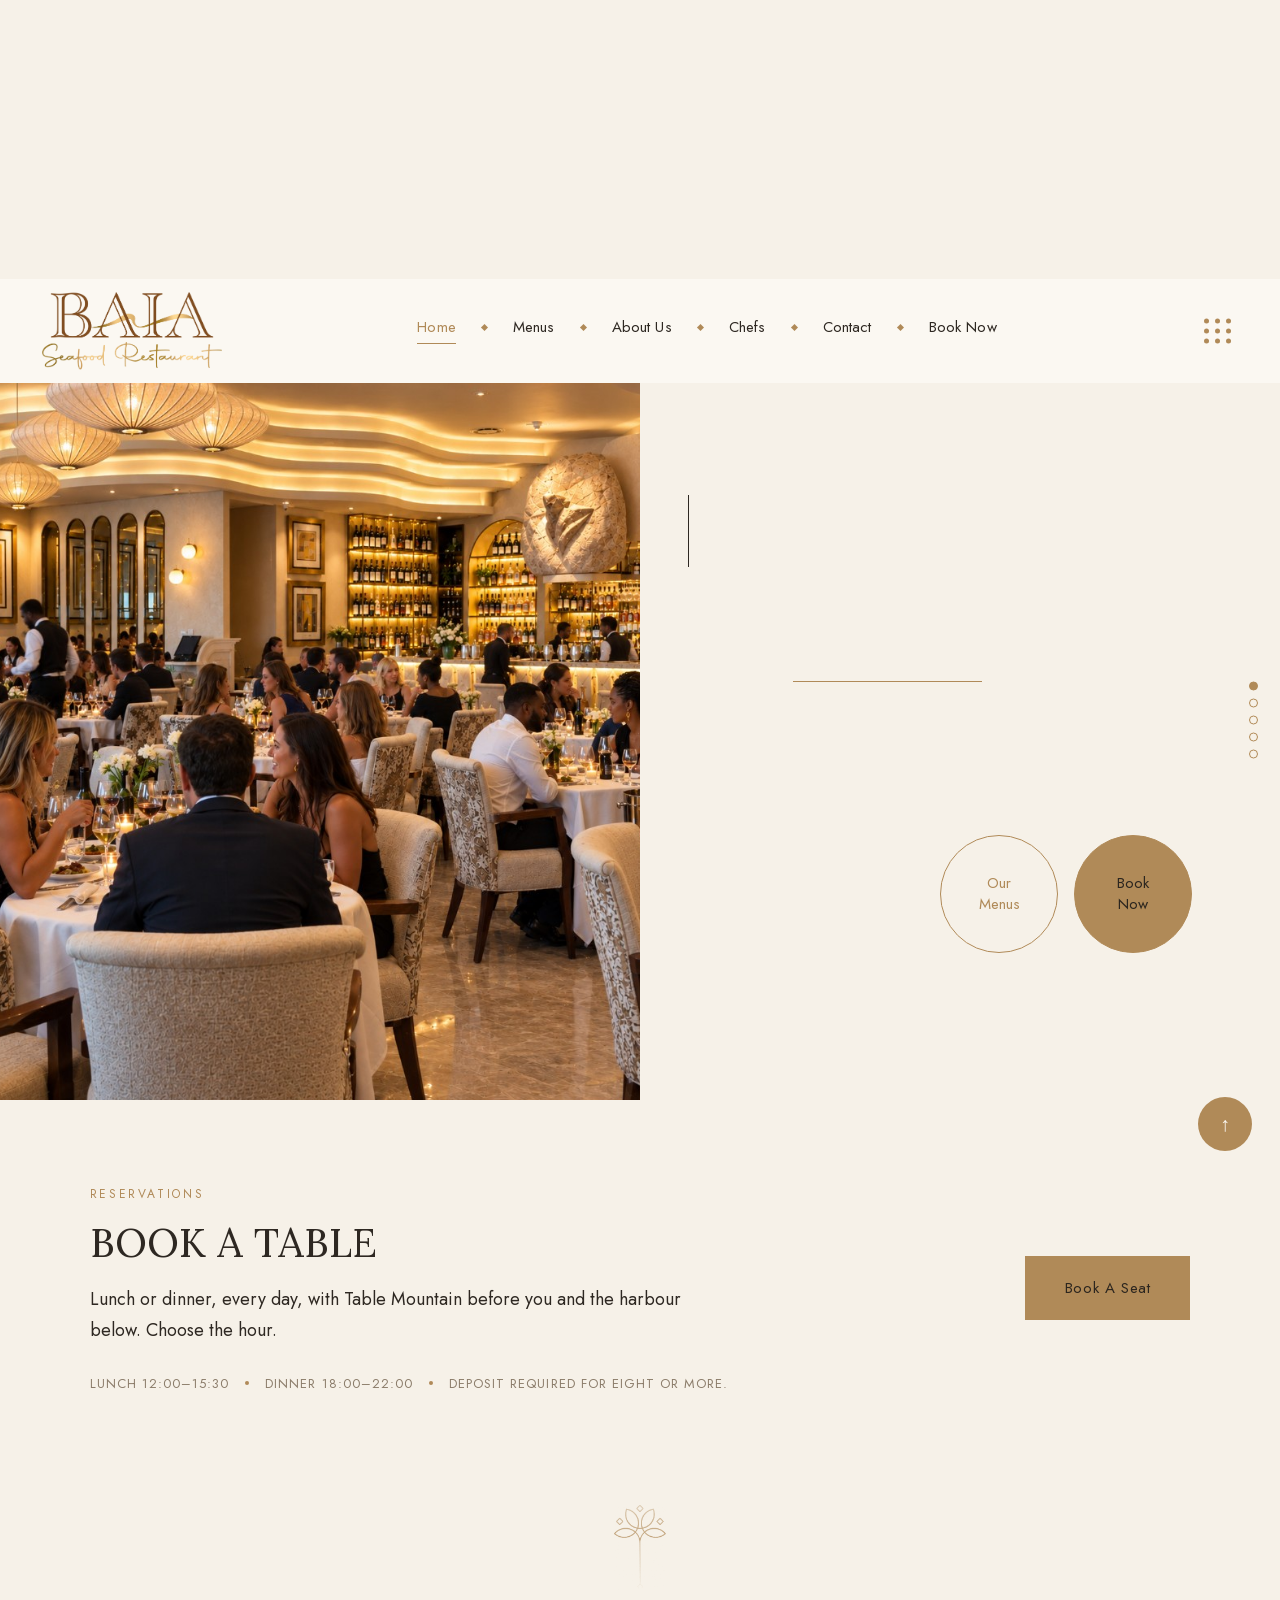
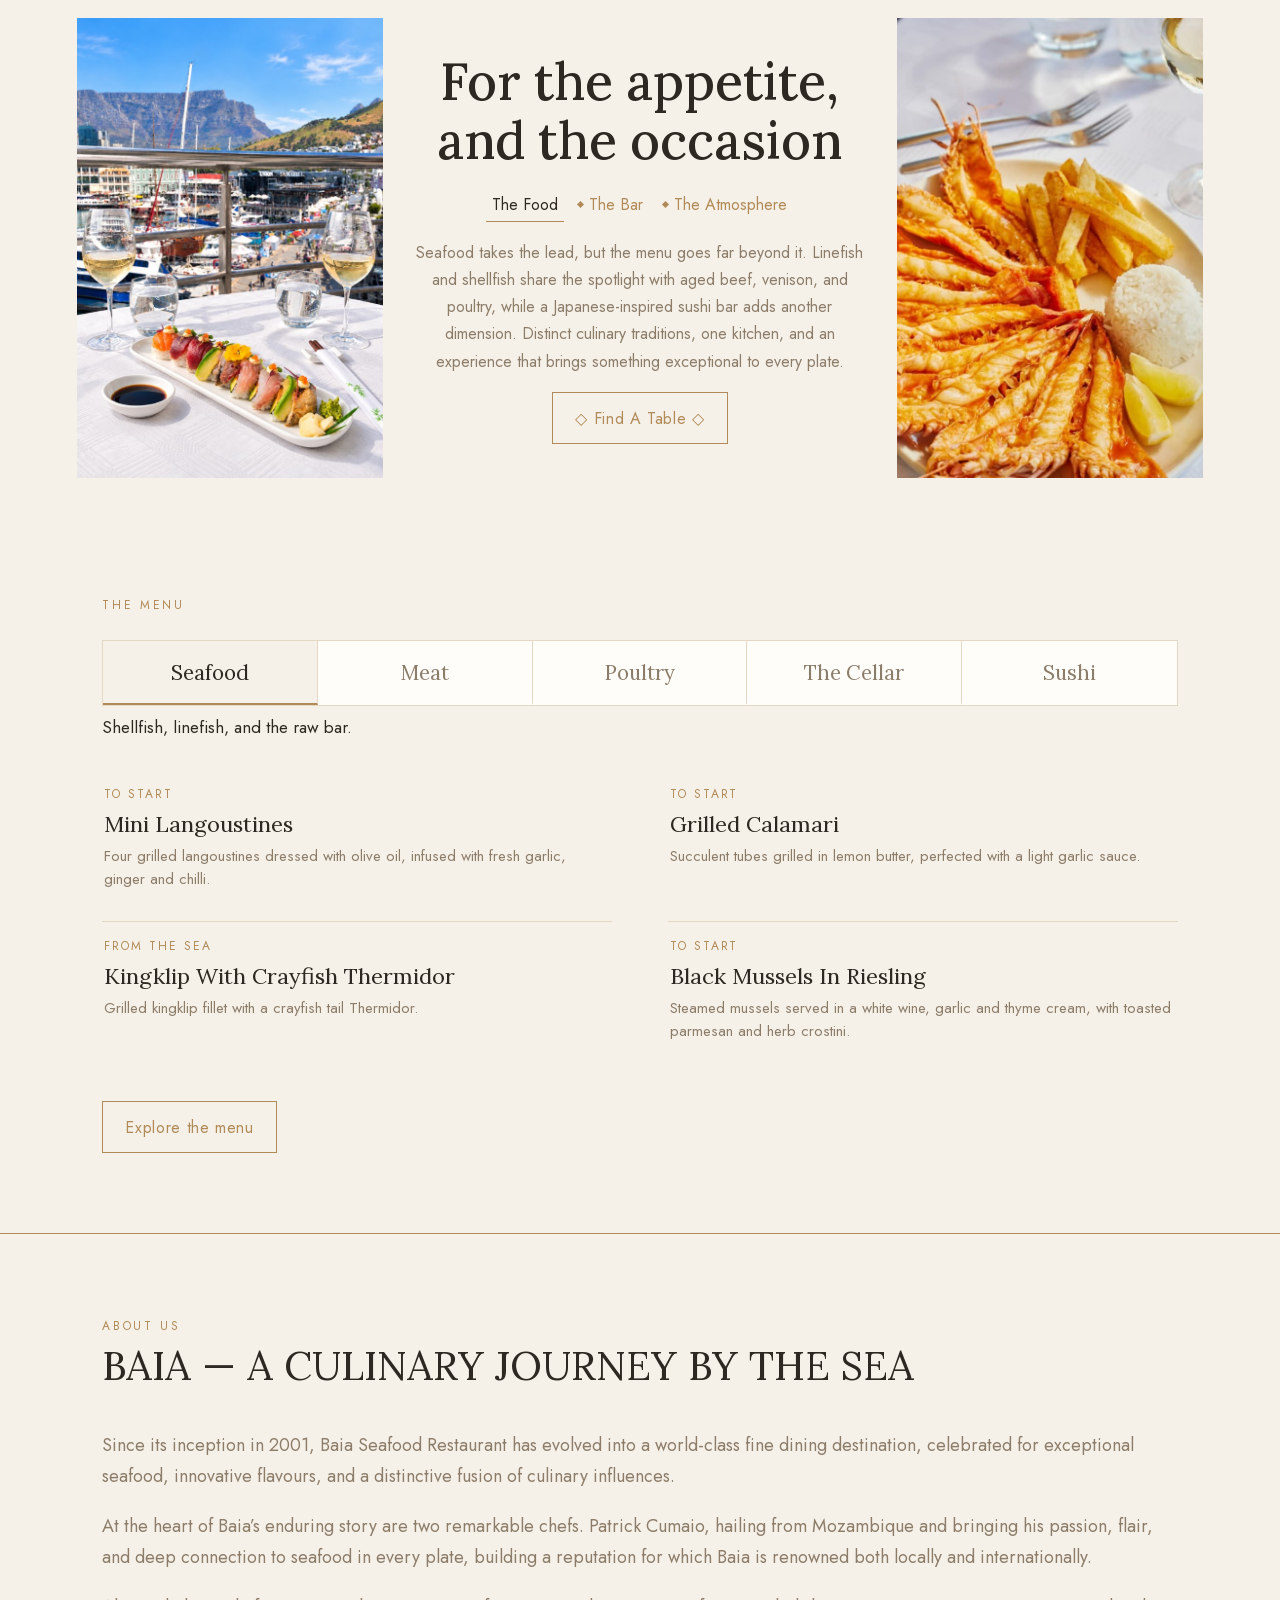
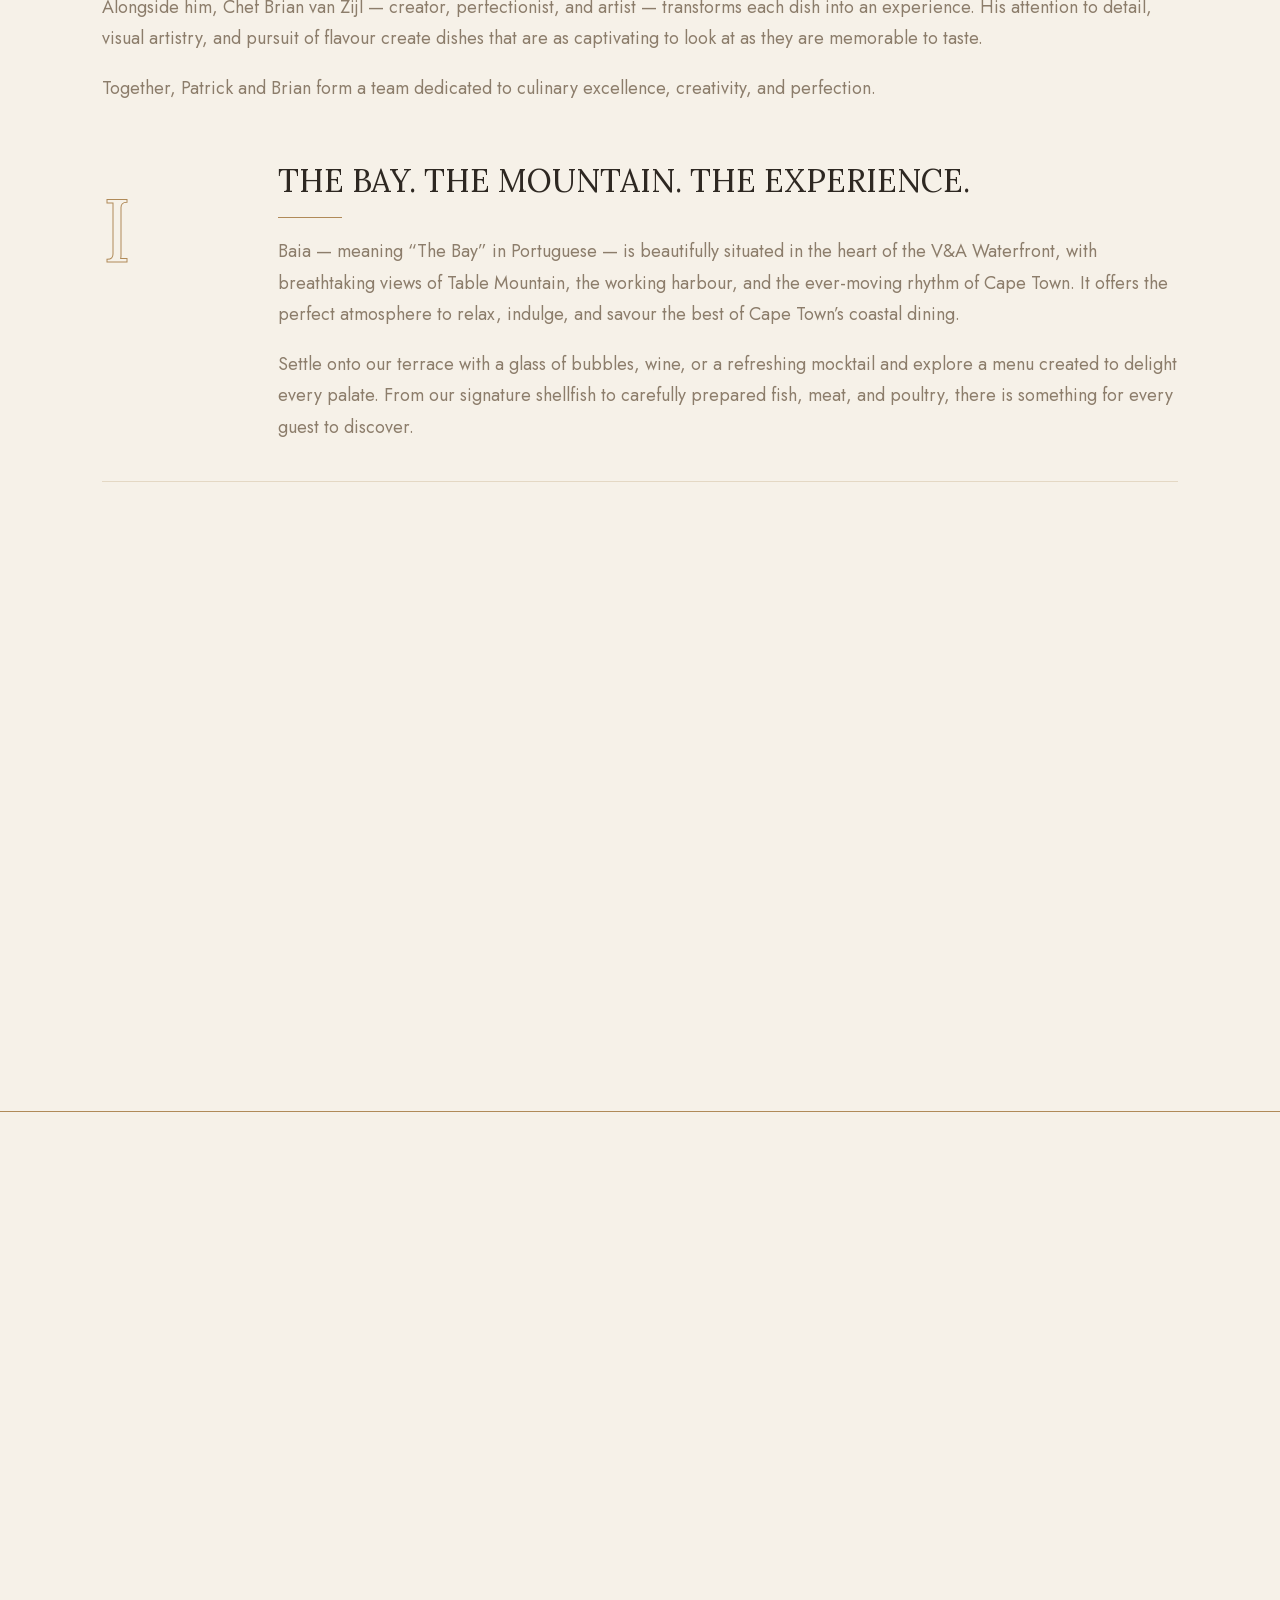
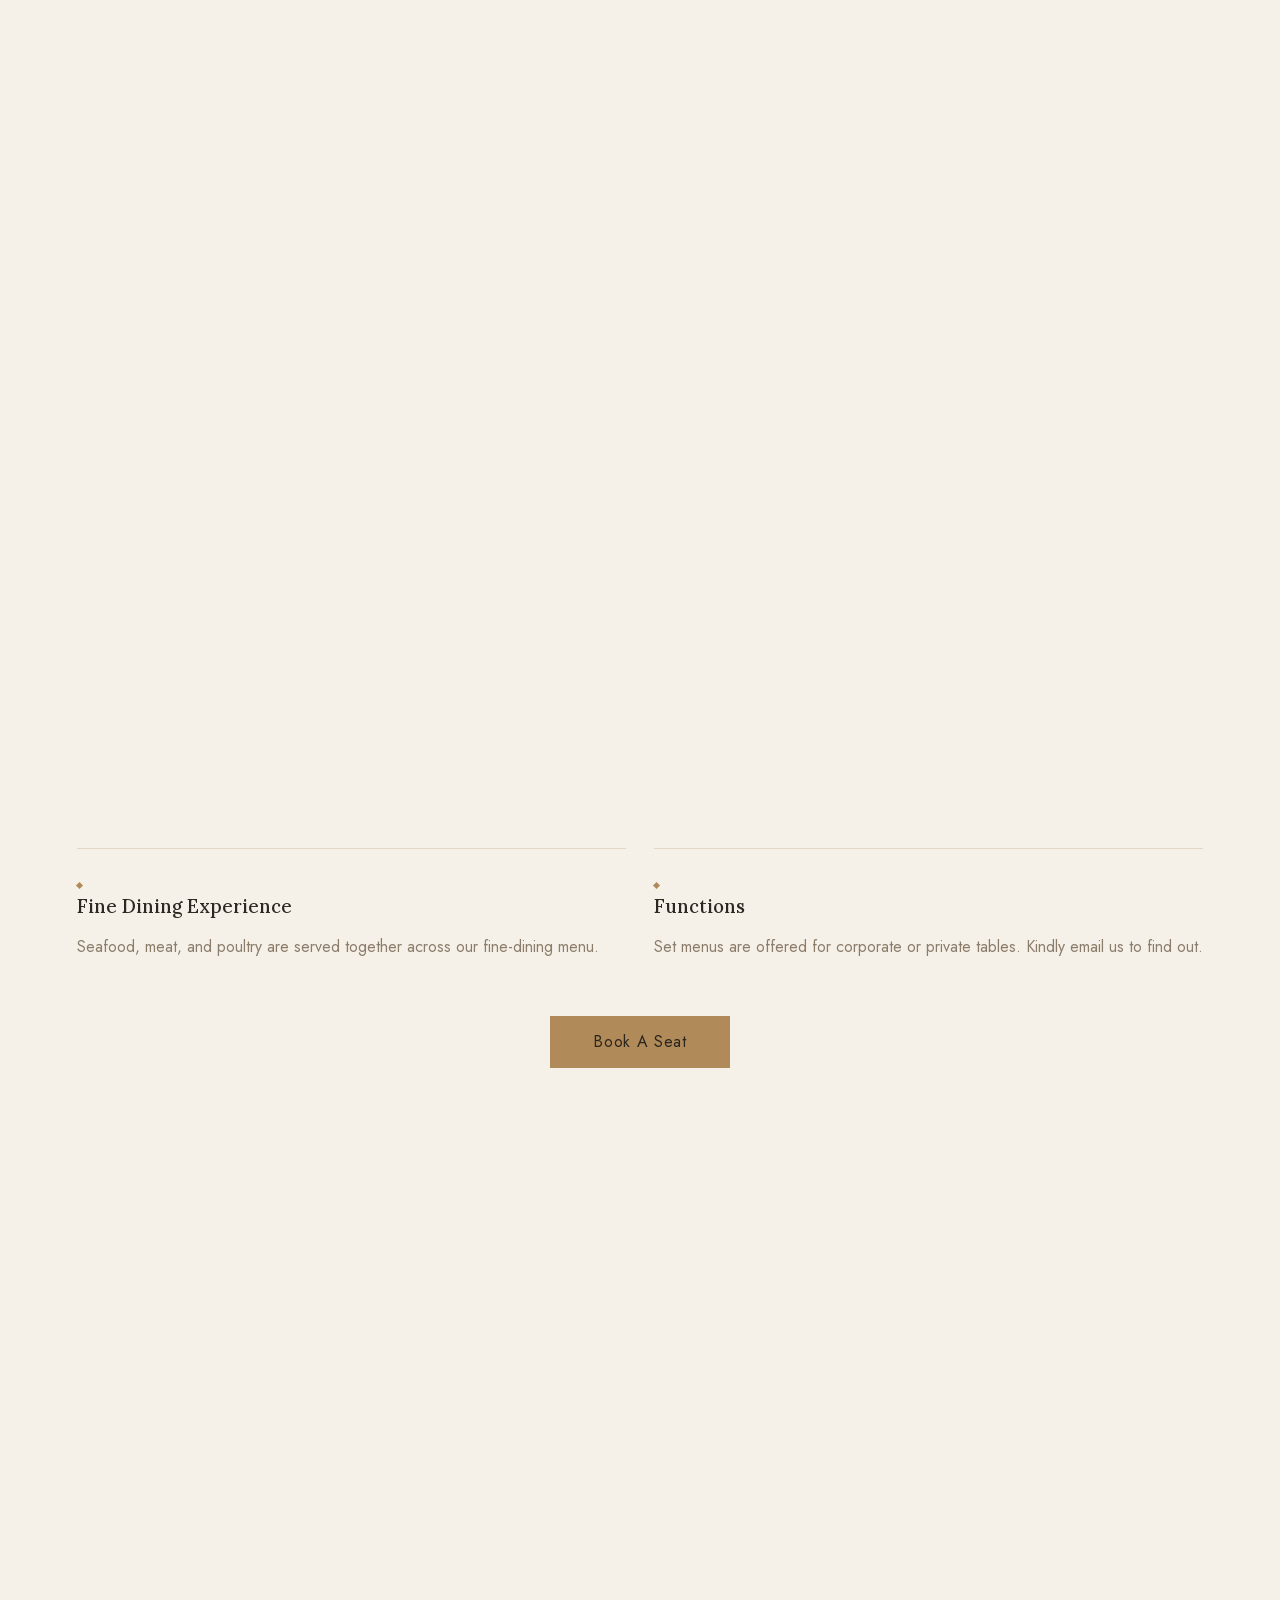
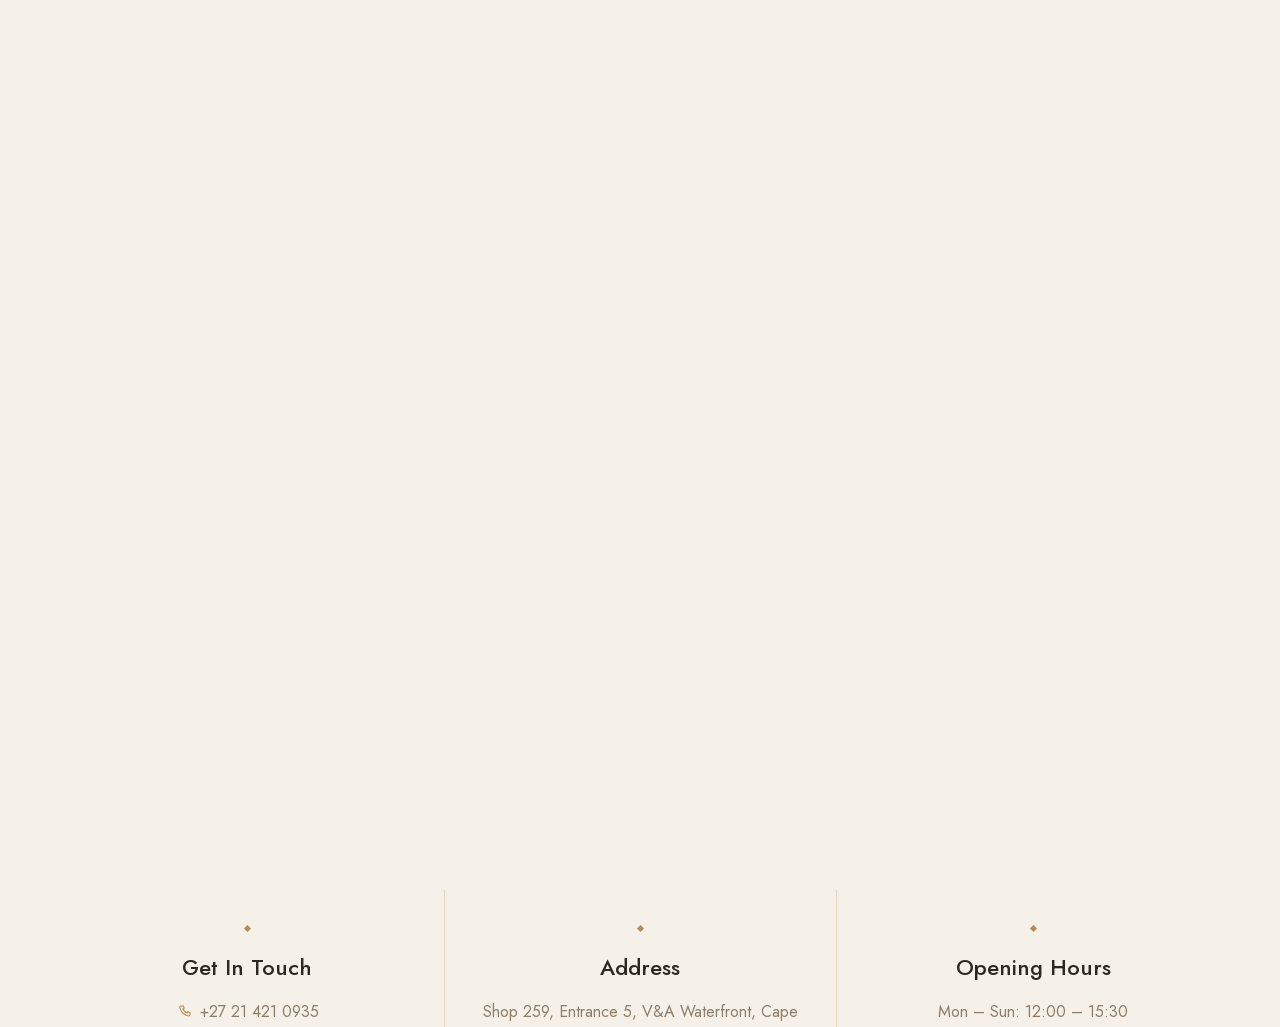
<file: reservation/index.html>
<!DOCTYPE html><!--tbGNmmiroVIZ7YdvEYCg_--><html lang="en" class="__variable_c19f6d __variable_d8f060"><head><meta charSet="utf-8"/><meta name="viewport" content="width=device-width, initial-scale=1"/><link rel="preload" href="/_next/static/media/5c0c2bcbaa4149ca-s.p.woff2" as="font" crossorigin="" type="font/woff2"/><link rel="preload" href="/_next/static/media/9dd75fadc5b3df29-s.p.woff2" as="font" crossorigin="" type="font/woff2"/><link rel="preload" as="image" href="/brand/baia-logo.png?v=4"/><link rel="stylesheet" href="/_next/static/css/3f67ad1ce07af3d0.css" data-precedence="next"/><link rel="preload" as="script" fetchPriority="low" href="/_next/static/chunks/webpack-75a5e3ce0c363631.js"/><script src="/_next/static/chunks/4bd1b696-c023c6e3521b1417.js" async=""></script><script src="/_next/static/chunks/255-9c0c72a5d4870e58.js" async=""></script><script src="/_next/static/chunks/main-app-c6679bb073e35617.js" async=""></script><script src="/_next/static/chunks/619-ba102abea3e3d0e4.js" async=""></script><script src="/_next/static/chunks/813-32474deafa5cc96c.js" async=""></script><script src="/_next/static/chunks/app/layout-e9a6f1c3f19a4385.js" async=""></script><script src="/_next/static/chunks/app/reservation/page-6eea51b13ec574dc.js" async=""></script><meta name="next-size-adjust" content=""/><title>Baía Seafood Restaurant</title><meta name="description" content="Baía, pronounced Ba-hia, is a seafood restaurant upstairs at Entrance 5, V&amp;A Waterfront, Cape Town."/><script src="/_next/static/chunks/polyfills-42372ed130431b0a.js" noModule=""></script></head><body><div hidden=""><!--$--><!--/$--></div><div class="loader is-on" aria-hidden="false"><img class="logo " src="/brand/baia-logo.png?v=4" alt="Baía Seafood Restaurant"/></div><header class="site-header "><div class="utility"><div class="utility-side utility-left"><dl class="utility-hours"><div><dt>Lunch</dt><dd>12:00–15:30</dd></div><div><dt>Dinner</dt><dd>18:00–22:00</dd></div></dl><span class="utility-split" aria-hidden="true"></span><span class="follow"><a href="https://www.facebook.com/baiaseafoodrestaurant/" aria-label="Facebook" target="_blank" rel="noreferrer"><svg viewBox="0 0 24 24" aria-hidden="true"><path fill="currentColor" d="M14.8 8.4h2.3V5.4h-2.3c-2.5 0-4.1 1.6-4.1 4.2v1.9H8.2V15h2.5v6.6h3.2V15h2.4l.4-3.5h-2.8V9.7c0-.8.3-1.3 1.3-1.3z"></path></svg></a><a href="https://www.instagram.com/baiaseafoodrestaurant/" aria-label="Instagram" target="_blank" rel="noreferrer"><svg viewBox="0 0 24 24" aria-hidden="true"><path fill="currentColor" d="M12 7.6a4.4 4.4 0 1 0 0 8.8 4.4 4.4 0 0 0 0-8.8zm0 7.2a2.8 2.8 0 1 1 0-5.6 2.8 2.8 0 0 1 0 5.6zM17.2 7.1a1 1 0 1 1-2 0 1 1 0 0 1 2 0zM12 4.4c1.5 0 1.6 0 2.2.1.5 0 .9.1 1.2.2.4.2.6.3.9.6.2.2.4.5.6.9.1.3.2.7.2 1.2.1.6.1.7.1 2.2s0 1.6-.1 2.2c0 .5-.1.9-.2 1.2-.2.4-.4.6-.6.9-.3.2-.5.4-.9.6-.3.1-.7.2-1.2.2-.6.1-.7.1-2.2.1s-1.6 0-2.2-.1c-.5 0-.9-.1-1.2-.2-.4-.2-.6-.4-.9-.6-.2-.3-.4-.5-.6-.9-.1-.3-.2-.7-.2-1.2-.1-.6-.1-.7-.1-2.2s0-1.6.1-2.2c0-.5.1-.9.2-1.2.2-.4.4-.7.6-.9.3-.3.5-.4.9-.6.3-.1.7-.2 1.2-.2.6-.1.7-.1 2.2-.1zm0-1.6c-1.5 0-1.7 0-2.3.1-.6 0-1.1.1-1.5.3-.4.1-.8.4-1.1.7-.3.3-.6.7-.7 1.1-.2.4-.3.9-.3 1.5C6 7.1 6 7.3 6 8.8v2.4c0 1.5 0 1.7.1 2.3.1.6.1 1.1.3 1.5.1.4.4.8.7 1.1.3.3.7.6 1.1.7.4.2.9.3 1.5.3.6.1.8.1 2.3.1h2.4c1.5 0 1.7 0 2.3-.1.6 0 1.1-.1 1.5-.3.4-.1.8-.4 1.1-.7.3-.3.6-.7.7-1.1.2-.4.3-.9.3-1.5.1-.6.1-.8.1-2.3V8.8c0-1.5 0-1.7-.1-2.3 0-.6-.1-1.1-.3-1.5-.1-.4-.4-.8-.7-1.1-.3-.3-.7-.6-1.1-.7-.4-.2-.9-.3-1.5-.3-.6-.1-.8-.1-2.3-.1H12z"></path></svg></a></span></div><div class="utility-center"><span class="rule"></span><a class="utility-logo" aria-label="Baía home" href="/"><img class="logo " src="/brand/baia-logo.png?v=4" alt="Baía Seafood Restaurant"/></a><span class="rule"></span></div><div class="utility-side utility-right"><a class="utility-phone" href="tel:+27214210935">+27 21 421 0935</a><span class="utility-split" aria-hidden="true"></span><a class="utility-address" href="https://www.google.com/maps/search/?api=1&amp;query=Baia+Seafood+Restaurant+Shop+259+Entrance+5+V%26A+Waterfront+Cape+Town+8001" target="_blank" rel="noreferrer"><span>Shop 259, Entrance 5</span><span>V&amp;A Waterfront</span></a></div></div><div class="nav-bar"><a class="nav-logo" aria-label="Baía home" href="/"><img class="logo " src="/brand/baia-logo.png?v=4" alt="Baía Seafood Restaurant"/></a><button type="button" class="burger" aria-label="Open navigation"><span></span><span></span><span></span></button><nav class="main-nav" aria-label="Primary"><a class="" href="/">Home</a><i class="diamond" aria-hidden="true"></i><a href="/#explore">Menus</a><i class="diamond" aria-hidden="true"></i><a href="/#about">About Us</a><i class="diamond" aria-hidden="true"></i><a href="/#chefs">Chefs</a><i class="diamond" aria-hidden="true"></i><a href="/#footer">Contact</a><i class="diamond" aria-hidden="true"></i><a href="https://www.dineplan.com/restaurant/baia-seafood-restaurant" target="_blank" rel="noreferrer">Book Now</a></nav><button type="button" class="dot-grid" aria-label="Open panel"><i></i><i></i><i></i><i></i><i></i><i></i><i></i><i></i><i></i></button></div></header><div class="offcanvas "><button type="button" class="sheet-close">Close</button><img class="logo " src="/brand/baia-logo.png?v=4" alt="Baía Seafood Restaurant"/><p>BAIA: Where every visit is an invitation to relax, indulge and savour the best of Cape Town&#x27;s coastal dining.</p><a class="off-line" href="tel:+27214210935"><svg viewBox="0 0 24 24" aria-hidden="true"><path fill="none" stroke="currentColor" stroke-width="1.6" stroke-linecap="round" stroke-linejoin="round" d="M8 3h3l1.4 3.4-2 1.2a12 12 0 0 0 6 6l1.2-2L21 13v3a2 2 0 0 1-2.2 2A17 17 0 0 1 6 6.2 2 2 0 0 1 8 3z"></path></svg>+27 21 421 0935</a><a class="off-line" href="mailto:baiarestaurant@wol.co.za"><svg viewBox="0 0 24 24" aria-hidden="true"><rect x="3.5" y="5.5" width="17" height="13" rx="1.4" fill="none" stroke="currentColor" stroke-width="1.6"></rect><path d="M4.5 7.2 12 12.4l7.5-5.2" fill="none" stroke="currentColor" stroke-width="1.6" stroke-linejoin="round"></path></svg>baiarestaurant@wol.co.za</a><a class="off-address" href="https://www.google.com/maps/search/?api=1&amp;query=Baia+Seafood+Restaurant+Shop+259+Entrance+5+V%26A+Waterfront+Cape+Town+8001" target="_blank" rel="noreferrer">Shop 259, Entrance 5, V&amp;A Waterfront, Cape Town 8001</a><div class="off-map"><iframe title="Map of Baía at the V&amp;A Waterfront" src="https://maps.google.com/maps?q=Shop%20259%20Entrance%205%20V%26A%20Waterfront%20Cape%20Town%208001&amp;z=16&amp;output=embed" loading="lazy"></iframe><a class="map-open" href="https://www.google.com/maps/search/?api=1&amp;query=Baia+Seafood+Restaurant+Shop+259+Entrance+5+V%26A+Waterfront+Cape+Town+8001" target="_blank" rel="noreferrer" aria-label="Open Shop 259, Entrance 5, V&amp;A Waterfront, Cape Town 8001 in Google Maps"></a></div><a class="btn-fill off-book" href="https://www.dineplan.com/restaurant/baia-seafood-restaurant" target="_blank" rel="noreferrer">Book Now</a></div><div class="cursor-outer" aria-hidden="true"></div><div class="cursor-inner" aria-hidden="true"></div><main><!--$--><!--/$--></main><footer class="site-footer" id="footer"><div class="foot-grid"><section><i class="diamond" aria-hidden="true"></i><h2>Get In Touch</h2><p class="foot-contact"><svg viewBox="0 0 24 24" aria-hidden="true"><path fill="none" stroke="currentColor" stroke-width="1.6" stroke-linecap="round" stroke-linejoin="round" d="M8 3h3l1.4 3.4-2 1.2a12 12 0 0 0 6 6l1.2-2L21 13v3a2 2 0 0 1-2.2 2A17 17 0 0 1 6 6.2 2 2 0 0 1 8 3z"></path></svg><a href="tel:+27214210935">+27 21 421 0935</a></p><p class="foot-contact"><svg viewBox="0 0 24 24" aria-hidden="true"><rect x="3.5" y="5.5" width="17" height="13" rx="1.4" fill="none" stroke="currentColor" stroke-width="1.6"></rect><path d="M4.5 7.2 12 12.4l7.5-5.2" fill="none" stroke="currentColor" stroke-width="1.6" stroke-linejoin="round"></path></svg><a href="mailto:baiarestaurant@wol.co.za">baiarestaurant@wol.co.za</a></p></section><section><i class="diamond" aria-hidden="true"></i><h2>Address</h2><p>Shop 259, Entrance 5, V&amp;A Waterfront, Cape Town 8001</p></section><section><i class="diamond" aria-hidden="true"></i><h2>Opening Hours</h2><p class="copper">Mon – Sun: 12:00 – 15:30</p><p class="copper">Mon – Sun: 18:00 – 22:00</p></section></div><div class="foot-logo"><img class="logo " src="/brand/baia-logo.png?v=4" alt="Baía Seafood Restaurant"/></div><div class="foot-bottom"><p>Copyright © <!-- -->2026<!-- --> <!-- -->Baía Seafood Restaurant</p></div></footer><button type="button" class="to-top " aria-label="Back to top">↑</button><script src="/_next/static/chunks/webpack-75a5e3ce0c363631.js" id="_R_" async=""></script><script>(self.__next_f=self.__next_f||[]).push([0])</script><script>self.__next_f.push([1,"1:\"$Sreact.fragment\"\n2:I[1421,[\"619\",\"static/chunks/619-ba102abea3e3d0e4.js\",\"813\",\"static/chunks/813-32474deafa5cc96c.js\",\"177\",\"static/chunks/app/layout-e9a6f1c3f19a4385.js\"],\"Shell\"]\n3:I[9766,[],\"\"]\n4:I[8924,[],\"\"]\n5:I[486,[\"639\",\"static/chunks/app/reservation/page-6eea51b13ec574dc.js\"],\"Jump\"]\n6:I[4431,[],\"OutletBoundary\"]\n8:I[5278,[],\"AsyncMetadataOutlet\"]\na:I[4431,[],\"ViewportBoundary\"]\nc:I[4431,[],\"MetadataBoundary\"]\nd:\"$Sreact.suspense\"\nf:I[7150,[],\"\"]\n:HL[\"/_next/static/media/5c0c2bcbaa4149ca-s.p.woff2\",\"font\",{\"crossOrigin\":\"\",\"type\":\"font/woff2\"}]\n:HL[\"/_next/static/media/9dd75fadc5b3df29-s.p.woff2\",\"font\",{\"crossOrigin\":\"\",\"type\":\"font/woff2\"}]\n:HL[\"/_next/static/css/3f67ad1ce07af3d0.css\",\"style\"]\n"])</script><script>self.__next_f.push([1,"0:{\"P\":null,\"b\":\"tbGNmmiroVIZ7YdvEYCg_\",\"p\":\"\",\"c\":[\"\",\"reservation\"],\"i\":false,\"f\":[[[\"\",{\"children\":[\"reservation\",{\"children\":[\"__PAGE__\",{}]}]},\"$undefined\",\"$undefined\",true],[\"\",[\"$\",\"$1\",\"c\",{\"children\":[[[\"$\",\"link\",\"0\",{\"rel\":\"stylesheet\",\"href\":\"/_next/static/css/3f67ad1ce07af3d0.css\",\"precedence\":\"next\",\"crossOrigin\":\"$undefined\",\"nonce\":\"$undefined\"}]],[\"$\",\"html\",null,{\"lang\":\"en\",\"className\":\"__variable_c19f6d __variable_d8f060\",\"suppressHydrationWarning\":true,\"children\":[\"$\",\"body\",null,{\"suppressHydrationWarning\":true,\"children\":[\"$\",\"$L2\",null,{\"children\":[\"$\",\"$L3\",null,{\"parallelRouterKey\":\"children\",\"error\":\"$undefined\",\"errorStyles\":\"$undefined\",\"errorScripts\":\"$undefined\",\"template\":[\"$\",\"$L4\",null,{}],\"templateStyles\":\"$undefined\",\"templateScripts\":\"$undefined\",\"notFound\":[[[\"$\",\"title\",null,{\"children\":\"404: This page could not be found.\"}],[\"$\",\"div\",null,{\"style\":{\"fontFamily\":\"system-ui,\\\"Segoe UI\\\",Roboto,Helvetica,Arial,sans-serif,\\\"Apple Color Emoji\\\",\\\"Segoe UI Emoji\\\"\",\"height\":\"100vh\",\"textAlign\":\"center\",\"display\":\"flex\",\"flexDirection\":\"column\",\"alignItems\":\"center\",\"justifyContent\":\"center\"},\"children\":[\"$\",\"div\",null,{\"children\":[[\"$\",\"style\",null,{\"dangerouslySetInnerHTML\":{\"__html\":\"body{color:#000;background:#fff;margin:0}.next-error-h1{border-right:1px solid rgba(0,0,0,.3)}@media (prefers-color-scheme:dark){body{color:#fff;background:#000}.next-error-h1{border-right:1px solid rgba(255,255,255,.3)}}\"}}],[\"$\",\"h1\",null,{\"className\":\"next-error-h1\",\"style\":{\"display\":\"inline-block\",\"margin\":\"0 20px 0 0\",\"padding\":\"0 23px 0 0\",\"fontSize\":24,\"fontWeight\":500,\"verticalAlign\":\"top\",\"lineHeight\":\"49px\"},\"children\":404}],[\"$\",\"div\",null,{\"style\":{\"display\":\"inline-block\"},\"children\":[\"$\",\"h2\",null,{\"style\":{\"fontSize\":14,\"fontWeight\":400,\"lineHeight\":\"49px\",\"margin\":0},\"children\":\"This page could not be found.\"}]}]]}]}]],[]],\"forbidden\":\"$undefined\",\"unauthorized\":\"$undefined\"}]}]}]}]]}],{\"children\":[\"reservation\",[\"$\",\"$1\",\"c\",{\"children\":[null,[\"$\",\"$L3\",null,{\"parallelRouterKey\":\"children\",\"error\":\"$undefined\",\"errorStyles\":\"$undefined\",\"errorScripts\":\"$undefined\",\"template\":[\"$\",\"$L4\",null,{}],\"templateStyles\":\"$undefined\",\"templateScripts\":\"$undefined\",\"notFound\":\"$undefined\",\"forbidden\":\"$undefined\",\"unauthorized\":\"$undefined\"}]]}],{\"children\":[\"__PAGE__\",[\"$\",\"$1\",\"c\",{\"children\":[[\"$\",\"$L5\",null,{\"hash\":\"#book\"}],null,[\"$\",\"$L6\",null,{\"children\":[\"$L7\",[\"$\",\"$L8\",null,{\"promise\":\"$@9\"}]]}]]}],{},null,false]},null,false]},null,false],[\"$\",\"$1\",\"h\",{\"children\":[null,[[\"$\",\"$La\",null,{\"children\":\"$Lb\"}],[\"$\",\"meta\",null,{\"name\":\"next-size-adjust\",\"content\":\"\"}]],[\"$\",\"$Lc\",null,{\"children\":[\"$\",\"div\",null,{\"hidden\":true,\"children\":[\"$\",\"$d\",null,{\"fallback\":null,\"children\":\"$Le\"}]}]}]]}],false]],\"m\":\"$undefined\",\"G\":[\"$f\",[]],\"s\":false,\"S\":true}\n"])</script><script>self.__next_f.push([1,"b:[[\"$\",\"meta\",\"0\",{\"charSet\":\"utf-8\"}],[\"$\",\"meta\",\"1\",{\"name\":\"viewport\",\"content\":\"width=device-width, initial-scale=1\"}]]\n7:null\n"])</script><script>self.__next_f.push([1,"9:{\"metadata\":[[\"$\",\"title\",\"0\",{\"children\":\"Baía Seafood Restaurant\"}],[\"$\",\"meta\",\"1\",{\"name\":\"description\",\"content\":\"Baía, pronounced Ba-hia, is a seafood restaurant upstairs at Entrance 5, V\u0026A Waterfront, Cape Town.\"}]],\"error\":null,\"digest\":\"$undefined\"}\n"])</script><script>self.__next_f.push([1,"e:\"$9:metadata\"\n"])</script></body></html>
</file>
<file: _next/static/css/3f67ad1ce07af3d0.css>
@font-face{font-family:Lora;font-style:normal;font-weight:400 700;font-display:swap;src:url(/_next/static/media/03b436aa846269de-s.woff2) format("woff2");unicode-range:u+0460-052f,u+1c80-1c8a,u+20b4,u+2de0-2dff,u+a640-a69f,u+fe2e-fe2f}@font-face{font-family:Lora;font-style:normal;font-weight:400 700;font-display:swap;src:url(/_next/static/media/0086f8992871c45b-s.woff2) format("woff2");unicode-range:u+0301,u+0400-045f,u+0490-0491,u+04b0-04b1,u+2116}@font-face{font-family:Lora;font-style:normal;font-weight:400 700;font-display:swap;src:url(/_next/static/media/ab00a911ac2adf48-s.woff2) format("woff2");unicode-range:u+0302-0303,u+0305,u+0307-0308,u+0310,u+0312,u+0315,u+031a,u+0326-0327,u+032c,u+032f-0330,u+0332-0333,u+0338,u+033a,u+0346,u+034d,u+0391-03a1,u+03a3-03a9,u+03b1-03c9,u+03d1,u+03d5-03d6,u+03f0-03f1,u+03f4-03f5,u+2016-2017,u+2034-2038,u+203c,u+2040,u+2043,u+2047,u+2050,u+2057,u+205f,u+2070-2071,u+2074-209f,u+20d0-20dc,u+20e1,u+20e5-20ef,u+2100-2112,u+2114-2115,u+2117-2121,u+2123-214f,u+2190,u+2192,u+2194-21ae,u+21b0-21e5,u+21f1-21f2,u+21f4-2211,u+2213-2214,u+2216-22ff,u+2308-230b,u+2310,u+2319,u+231c-2321,u+2336-237a,u+237c,u+2395,u+239b-23b7,u+23d0,u+23dc-23e1,u+2474-2475,u+25af,u+25b3,u+25b7,u+25bd,u+25c1,u+25ca,u+25cc,u+25fb,u+266d-266f,u+27c0-27ff,u+2900-2aff,u+2b0e-2b11,u+2b30-2b4c,u+2bfe,u+3030,u+ff5b,u+ff5d,u+1d400-1d7ff,u+1ee??}@font-face{font-family:Lora;font-style:normal;font-weight:400 700;font-display:swap;src:url(/_next/static/media/36008747766f78c6-s.woff2) format("woff2");unicode-range:u+0001-000c,u+000e-001f,u+007f-009f,u+20dd-20e0,u+20e2-20e4,u+2150-218f,u+2190,u+2192,u+2194-2199,u+21af,u+21e6-21f0,u+21f3,u+2218-2219,u+2299,u+22c4-22c6,u+2300-243f,u+2440-244a,u+2460-24ff,u+25a0-27bf,u+28??,u+2921-2922,u+2981,u+29bf,u+29eb,u+2b??,u+4dc0-4dff,u+fff9-fffb,u+10140-1018e,u+10190-1019c,u+101a0,u+101d0-101fd,u+102e0-102fb,u+10e60-10e7e,u+1d2c0-1d2d3,u+1d2e0-1d37f,u+1f0??,u+1f100-1f1ae,u+1f1e6-1f1ff,u+1f30d-1f30f,u+1f315,u+1f31c,u+1f31e,u+1f320-1f32c,u+1f336,u+1f378,u+1f37d,u+1f382,u+1f393-1f39f,u+1f3a7-1f3a8,u+1f3ac-1f3af,u+1f3c2,u+1f3c4-1f3c6,u+1f3ca-1f3ce,u+1f3d4-1f3e0,u+1f3ed,u+1f3f1-1f3f3,u+1f3f5-1f3f7,u+1f408,u+1f415,u+1f41f,u+1f426,u+1f43f,u+1f441-1f442,u+1f444,u+1f446-1f449,u+1f44c-1f44e,u+1f453,u+1f46a,u+1f47d,u+1f4a3,u+1f4b0,u+1f4b3,u+1f4b9,u+1f4bb,u+1f4bf,u+1f4c8-1f4cb,u+1f4d6,u+1f4da,u+1f4df,u+1f4e3-1f4e6,u+1f4ea-1f4ed,u+1f4f7,u+1f4f9-1f4fb,u+1f4fd-1f4fe,u+1f503,u+1f507-1f50b,u+1f50d,u+1f512-1f513,u+1f53e-1f54a,u+1f54f-1f5fa,u+1f610,u+1f650-1f67f,u+1f687,u+1f68d,u+1f691,u+1f694,u+1f698,u+1f6ad,u+1f6b2,u+1f6b9-1f6ba,u+1f6bc,u+1f6c6-1f6cf,u+1f6d3-1f6d7,u+1f6e0-1f6ea,u+1f6f0-1f6f3,u+1f6f7-1f6fc,u+1f700-1f80b,u+1f810-1f847,u+1f850-1f859,u+1f860-1f887,u+1f890-1f8ad,u+1f8b0-1f8bb,u+1f8c0-1f8c1,u+1f8d0-1f8d8,u+1f900-1f90b,u+1f93b,u+1f946,u+1f984,u+1f996,u+1f9e9,u+1fa00-1fa6f,u+1fa70-1fa7c,u+1fa80-1fac6,u+1fac8,u+1facc-1fadd,u+1fadf-1faeb,u+1faef-1fafa,u+1fb??}@font-face{font-family:Lora;font-style:normal;font-weight:400 700;font-display:swap;src:url(/_next/static/media/6d38f9d4e0f4772b-s.woff2) format("woff2");unicode-range:u+0102-0103,u+0110-0111,u+0128-0129,u+0168-0169,u+01a0-01a1,u+01af-01b0,u+0300-0301,u+0303-0304,u+0308-0309,u+0323,u+0329,u+1ea0-1ef9,u+20ab}@font-face{font-family:Lora;font-style:normal;font-weight:400 700;font-display:swap;src:url(/_next/static/media/08aedeceaf1dcd57-s.woff2) format("woff2");unicode-range:u+0100-02ba,u+02bd-02c5,u+02c7-02cc,u+02ce-02d7,u+02dd-02ff,u+0304,u+0308,u+0329,u+1d00-1dbf,u+1e00-1e9f,u+1ef2-1eff,u+2020,u+20a0-20ab,u+20ad-20c4,u+2113,u+2c60-2c7f,u+a720-a7ff}@font-face{font-family:Lora;font-style:normal;font-weight:400 700;font-display:swap;src:url(/_next/static/media/5c0c2bcbaa4149ca-s.p.woff2) format("woff2");unicode-range:u+00??,u+0131,u+0152-0153,u+02bb-02bc,u+02c6,u+02da,u+02dc,u+0304,u+0308,u+0329,u+2000-206f,u+20ac,u+2122,u+2191,u+2193,u+2212,u+2215,u+feff,u+fffd}@font-face{font-family:Lora Fallback;src:local("Times New Roman");ascent-override:87.33%;descent-override:23.78%;line-gap-override:0.00%;size-adjust:115.20%}.__className_c19f6d{font-family:Lora,Lora Fallback;font-style:normal}.__variable_c19f6d{--font-lora:"Lora","Lora Fallback"}@font-face{font-family:Jost;font-style:normal;font-weight:100 900;font-display:swap;src:url(/_next/static/media/b8c37bb59076c047-s.woff2) format("woff2");unicode-range:u+0301,u+0400-045f,u+0490-0491,u+04b0-04b1,u+2116}@font-face{font-family:Jost;font-style:normal;font-weight:100 900;font-display:swap;src:url(/_next/static/media/5bbac197f803cc34-s.woff2) format("woff2");unicode-range:u+0100-02ba,u+02bd-02c5,u+02c7-02cc,u+02ce-02d7,u+02dd-02ff,u+0304,u+0308,u+0329,u+1d00-1dbf,u+1e00-1e9f,u+1ef2-1eff,u+2020,u+20a0-20ab,u+20ad-20c4,u+2113,u+2c60-2c7f,u+a720-a7ff}@font-face{font-family:Jost;font-style:normal;font-weight:100 900;font-display:swap;src:url(/_next/static/media/9dd75fadc5b3df29-s.p.woff2) format("woff2");unicode-range:u+00??,u+0131,u+0152-0153,u+02bb-02bc,u+02c6,u+02da,u+02dc,u+0304,u+0308,u+0329,u+2000-206f,u+20ac,u+2122,u+2191,u+2193,u+2212,u+2215,u+feff,u+fffd}@font-face{font-family:Jost Fallback;src:local("Arial");ascent-override:111.45%;descent-override:39.06%;line-gap-override:0.00%;size-adjust:96.01%}.__className_d8f060{font-family:Jost,Jost Fallback;font-style:normal}.__variable_d8f060{--font-jost:"Jost","Jost Fallback"}:root{--green:#f6f1e8;--deep:#2c261f;--black:#fbf8f2;--black-2:#fffdf9;--copper:#b08a58;--sage:#8c7d6b;--cream:#2e2822;--line:#e4d8c4;--font-serif:var(--font-lora),"Lora",serif;--font-sans:var(--font-jost),"Jost",sans-serif}*{box-sizing:border-box}html{scroll-behavior:smooth}body{margin:0;background:var(--green);color:var(--cream);font-family:var(--font-sans);font-weight:400;overflow-x:clip}img{max-width:100%;display:block;object-fit:cover}a{color:inherit;text-decoration:none}button,input,select,textarea{font:inherit;color:inherit}button{cursor:pointer;background:none;border:0}h1,h2,h3{font-family:var(--font-serif);font-weight:500;margin:0}.diamond{width:5px;height:5px;background:var(--copper);transform:rotate(45deg);display:inline-block;flex:none}img.logo{width:180px;max-width:180px;height:auto;object-fit:contain;border-radius:0;transition:transform .7s ease}img.logo:hover{transform:scale(1.045)}.loader img.logo{width:168px;max-width:168px;animation:logoBlink 1.5s ease-in-out infinite}@keyframes logoBlink{0%,38%{opacity:1}50%{opacity:.16}64%,to{opacity:1}}img.floral{width:52px;max-width:52px;height:auto;display:block;margin-inline:auto;object-fit:contain;border-radius:0;padding:0}.copper,.kicker{color:var(--copper)}.kicker{letter-spacing:.08em;font-size:14px}.btn-fill,.btn-line{display:inline-flex;align-items:center;justify-content:center;min-height:52px;padding:0 22px;letter-spacing:.04em}.btn-fill{background:var(--copper);color:var(--deep);transition:background .3s ease,color .3s ease,transform .3s ease}.btn-fill:hover{background:#c4a36e;transform:translateY(-2px)}.btn-line{border:1px solid var(--copper);color:var(--copper);transition:background .3s ease,color .3s ease}.btn-line:hover{background:var(--copper);color:var(--deep)}.hero-circle{transition:background .3s ease,color .3s ease}.hero-circle:hover{background:var(--copper);color:var(--deep)}.dish,.has-drop>button,.main-nav a{transition:color .3s ease}.cursor-inner,.cursor-outer{position:fixed;left:0;top:0;z-index:90;border-radius:50%;pointer-events:none;transform:translate(var(--cx,-100px),var(--cy,-100px)) translate(-50%,-50%)}.cursor-outer{width:36px;height:36px;border:1px solid var(--copper);transition:width .25s,height .25s,background .25s}.cursor-inner{width:6px;height:6px;background:var(--copper)}html.is-pointer .cursor-outer{width:56px;height:56px;background:rgba(176,138,88,.16)}@media (pointer:coarse){.cursor-inner,.cursor-outer{display:none}}.loader{position:fixed;inset:0;z-index:80;background:var(--green);display:grid;place-items:center;opacity:0;pointer-events:none;transition:opacity .5s ease}.loader.is-on{opacity:1;pointer-events:auto}.site-header{position:-webkit-sticky;position:sticky;top:0;z-index:40;background:var(--black)}.follow,.has-drop,.main-nav,.tabs,.tabs span,.utility,.utility-center,.utility-side{display:flex;align-items:center}.utility{display:grid;grid-template-columns:minmax(0,1fr) auto minmax(0,1fr);align-items:center;grid-gap:28px;gap:28px;padding:18px 42px 8px;color:var(--sage);font-size:13px}.utility-side{gap:20px;min-width:0}.utility-left{justify-content:flex-start}.utility-right{justify-content:flex-end}.utility-center{gap:18px;justify-content:center}.utility-center .rule{width:clamp(64px,8vw,140px);height:1px;background:var(--copper)}.utility a:hover{color:var(--copper)}.utility-hours{margin:0;display:grid;grid-gap:5px;gap:5px}.utility-hours div{display:grid;grid-template-columns:4.8em auto;grid-gap:12px;gap:12px;align-items:baseline}.utility-hours dt{margin:0;font-size:10px;letter-spacing:.18em;text-transform:uppercase;color:var(--copper)}.utility-hours dd{margin:0;color:var(--cream);letter-spacing:.04em;font-feature-settings:"tnum";font-variant-numeric:tabular-nums}.utility-split{width:1px;height:36px;background:var(--line);flex:none}.follow{gap:8px}.follow a{width:32px;height:32px;border:1px solid var(--copper);border-radius:50%;display:grid;place-items:center;background:var(--copper);color:#fff;transition:background .3s ease,border-color .3s ease,color .3s ease,transform .3s ease}.follow a svg{width:15px;height:15px;display:block}.follow a:hover{background:#fff;border-color:var(--copper);color:var(--copper);transform:translateY(-2px)}.utility-phone{letter-spacing:.04em;font-size:14px;font-feature-settings:"tnum";font-variant-numeric:tabular-nums}.utility-address,.utility-phone{color:var(--cream);white-space:nowrap}.utility-address{display:grid;justify-items:end;grid-gap:4px;gap:4px;line-height:1.35;text-align:right}.utility-address:hover{color:var(--copper)}.drop{position:absolute;top:calc(100% + 10px);left:0;min-width:180px;background:var(--black-2);border-top:1px solid var(--copper);padding:10px 0;z-index:5}.drop a,.has-drop>button{color:var(--cream)}.drop a{display:block;width:100%;text-align:left;padding:10px 18px}.drop a:hover{color:var(--copper)}.nav-bar{position:relative;min-height:68px;display:flex;justify-content:center;align-items:center;padding:6px 42px 14px}.nav-logo{display:none;position:absolute;left:42px;top:50%;transform:translateY(-50%)}.main-nav{justify-content:center;gap:34px}.has-drop>button,.main-nav a{font-size:15px;letter-spacing:.01em}.has-drop>button:hover,.main-nav a.is-active,.main-nav a:hover{color:var(--copper)}.has-drop{position:relative}.drop{display:flex;flex-direction:column;opacity:0;visibility:hidden;transform:translateY(10px);transition:opacity .25s ease,transform .25s ease,visibility .25s}.has-drop:focus-within .drop,.has-drop:hover .drop{opacity:1;visibility:visible;transform:none}.dot-grid{position:absolute;right:42px;top:50%;transform:translateY(-50%);display:none;grid-template-columns:repeat(3,6px);gap:5px}.dot-grid i{width:5px;height:5px;border-radius:50%;background:var(--copper)}.burger{display:none;width:28px}.burger span{display:block;height:1px;background:var(--cream);margin:6px 0}.site-header.is-stuck .utility{display:none}.site-header.is-stuck .nav-logo{display:grid}.site-header.is-stuck .nav-bar{min-height:104px;padding-left:230px;padding-right:96px}.site-header.is-stuck .main-nav{gap:26px}.site-header.is-stuck .dot-grid{display:grid}.mobile-nav,.offcanvas{position:fixed;z-index:60;background:var(--black-2);padding:32px;display:flex;flex-direction:column;gap:16px}.mobile-nav{inset:0}.mobile-nav a{font-family:var(--font-serif);font-size:32px}.offcanvas{top:0;right:0;width:min(420px,100%);height:100%;overflow-y:auto;transform:translateX(100%);transition:transform .35s ease}.offcanvas.is-open{transform:none}.offcanvas p{color:var(--sage);line-height:1.6}.off-line{display:flex;align-items:center;gap:10px;width:-moz-fit-content;width:fit-content;color:var(--cream)}.off-line svg{width:16px;height:16px;flex:none}.off-address:hover,.off-line svg,.off-line:hover{color:var(--copper)}.off-address{color:var(--sage);line-height:1.6}.off-map{position:relative;flex:1 1 200px;min-height:200px;background:#efe8dc}.off-book{width:100%;flex:none}.off-map iframe{width:100%;height:100%;border:0;filter:grayscale(1);pointer-events:none}.scrim{position:fixed;inset:0;background:rgba(46,40,34,.28);z-index:55}.sheet-close{align-self:flex-end;color:var(--copper);letter-spacing:.08em}#about,#book,#chefs,#explore,#footer,#instagram,#story,#visit{scroll-margin-top:110px}.hero{position:relative;display:grid;grid-template-columns:minmax(0,1fr) minmax(0,1fr);min-height:760px;background:var(--green);overflow:hidden}.hero-copy,.hero-photo{min-width:0}.hero-photo{position:relative;width:100%;height:100%;min-height:760px;overflow:hidden}.hero-depth,.hero-frame{position:absolute;inset:0}.hero-frame{background-size:cover;background-position:50%;transform:scale(1);transition:transform 12s ease-out}.hero-frame.is-on{z-index:3;transform:scale(1.04)}.hero-frame.is-fade{animation:heroIn 1.8s cubic-bezier(.4,0,.2,1) both}@keyframes heroIn{0%{opacity:0}to{opacity:1}}@keyframes heroFade{0%{opacity:0}to{opacity:1}}.hero-copy{position:relative;z-index:1;margin:0;min-height:760px;display:flex;flex-direction:column;justify-content:center;align-items:flex-start;padding:72px 88px 72px 7%}.hero-copy h1{width:100%;min-width:0;max-width:100%;font-size:92px;line-height:.9;font-weight:400;text-transform:capitalize}.hero-line{position:relative;display:block}.hero-ghost{visibility:hidden;white-space:nowrap}.hero-live{position:absolute;left:0;top:0;white-space:nowrap}.hero-outline{width:calc(100% - 108px);margin-left:108px;color:transparent;-webkit-text-stroke:1px var(--copper);font-weight:400}.hero-caret{display:inline-block;width:1px;height:.78em;margin-left:3px;background:currentColor;vertical-align:-.05em;-webkit-text-stroke:0;animation:chefBlink .7s steps(1) infinite}.hero-caret.is-copper{background:var(--copper)}.hero-meter{position:absolute;left:0;top:calc(100% + 28px);width:var(--hero-word,0);max-width:100%;height:1px;background:var(--line);overflow:hidden;pointer-events:none}.hero-meter>span{display:block;height:100%;background:var(--copper);transform:scaleX(0);transform-origin:left center;animation:heroMeter linear both}@keyframes heroMeter{to{transform:scaleX(1)}}.chefs.is-paused .chef-show.is-live .chef-layer.is-in .chef-frame img,.chefs.is-paused .chef-show.is-live .chef-layer.is-in .chef-line span,.hero.is-paused .hero-meter>span{animation-play-state:paused}.hero-copy p{max-width:380px;margin:44px 0 0 108px;color:var(--cream);line-height:1.7;font-size:16px;text-align:left;opacity:0}.hero-copy.is-spoken p{animation:heroText 1.05s ease both}.hero-actions{display:flex;gap:16px;margin:56px 0 0 auto}.hero-circle{width:118px;height:118px;margin:0;border:1px solid var(--copper);border-radius:50%;color:var(--copper);display:grid;place-items:center;text-align:center;line-height:1.35;font-size:15px;flex:none}.hero-circle.is-gold{background:var(--copper);color:var(--deep)}.hero-circle.is-gold:hover{background:#c4a36e;color:var(--deep)}.chef-dots,.hero-dots{position:absolute;right:22px;top:50%;transform:translateY(-50%);display:grid;grid-gap:8px;gap:8px;z-index:2}.chef-dots button,.hero-dots button{width:9px;height:9px;padding:0;border-radius:50%;border:1px solid var(--copper)}.chef-dots button.is-on,.hero-dots button.is-on{background:var(--copper)}.booking{position:relative}.booking img{width:100%;height:360px}.booking-row{display:grid;grid-template-columns:minmax(0,1fr) auto;grid-gap:64px;gap:64px;align-items:center;padding:84px 7vw}.booking-copy{max-width:760px}.booking-copy .kicker{margin:0 0 18px;letter-spacing:.22em;text-transform:uppercase;font-size:12px}.booking-row h2{font-size:clamp(12px,3.5vw,40px);font-weight:400;font-style:normal;line-height:1.05;text-transform:uppercase}.booking-copy>p{max-width:640px;margin:20px 0 0;font-size:18px;line-height:1.65}.booking-facts{display:flex;flex-wrap:wrap;align-items:center;gap:0;margin:28px 0 0;padding:0;list-style:none;color:var(--sage);font-size:13px;letter-spacing:.08em;text-transform:uppercase}.booking-facts li{display:inline-flex;align-items:center}.booking-facts li+li:before{content:"";width:4px;height:4px;margin:0 16px;border-radius:50%;background:var(--copper);flex:none}.booking-cta{min-height:64px;padding:0 40px;letter-spacing:.04em;text-transform:none;font-size:15px;white-space:nowrap}.about-intro p,.booking-row p,.dish p,.hours-row p,.story p{color:var(--sage);line-height:1.7}.booking-row .booking-copy>p{color:var(--cream)}.booking-row .booking-copy .kicker{color:var(--copper)}.book-form,.newsletter form,.reserve form{display:flex;gap:16px;flex-wrap:wrap}.book-form{flex-wrap:nowrap;align-items:center}.booking-row>.btn-fill{justify-self:end}.book-form input,.book-form select{flex:1 1;min-width:0}.book-form input,.book-form select,.newsletter input,.reserve input,.reserve select,.reserve textarea{background:transparent;border:1px solid #d9cdb8;min-height:56px;padding:0 16px;min-width:140px}.reserve textarea{min-height:140px;padding:14px;width:100%}.story{padding:10px 6vw 70px;background:var(--green);overflow:hidden}.story-mark{display:flex;justify-content:center;padding:18px 0 28px}.story-grid{display:grid;grid-template-columns:.8fr 1.2fr .8fr;grid-gap:28px;gap:28px;align-items:center;overflow:hidden}.story-photo{position:relative;height:460px;overflow:hidden}.story-photo img{position:absolute;inset:0;width:100%;height:100%;object-fit:cover;object-position:center 28%;opacity:0;transform:scale(1.04);transition:opacity 1.15s cubic-bezier(.16,1,.3,1),transform 1.7s cubic-bezier(.22,1,.36,1)}.story-photo img.is-on{opacity:1;transform:scale(1);z-index:1}.story-copy{text-align:center}.loc-copy h2,.page-banner h1,.story-copy h2{font-size:clamp(42px,4vw,64px);font-weight:500;line-height:1.15}.tabs{justify-content:center;gap:14px;margin:22px 0;flex-wrap:wrap}.tabs button{color:var(--copper);transition:color .45s ease}.tabs button.is-on{color:var(--cream)}.story-copy .tabs button{position:relative}.story-copy .tabs button.is-on:after{content:"";position:absolute;left:0;right:0;bottom:-5px;height:1px;background:var(--copper);transform:scaleX(0);transform-origin:left center;animation:storyMeter var(--story-hold,7.28s) linear both}.story.is-paused .story-copy .tabs button.is-on:after{animation-play-state:paused}@keyframes storyMeter{to{transform:scaleX(1)}}.story-body{min-height:9.6em}.story-body p{margin:0}.story-body p.is-in{animation:storyIn .72s cubic-bezier(.16,1,.3,1) both}.story-body p.is-out{animation:storyOut .46s ease forwards}@keyframes storyIn{0%{opacity:0;transform:translateY(16px);filter:blur(5px)}to{opacity:1;transform:none;filter:none}}@keyframes storyOut{to{opacity:0;transform:translateY(-12px);filter:blur(4px)}}.tabs-lg{justify-content:flex-start;margin-bottom:28px}.tabs-lg button{font-family:var(--font-serif);font-size:34px;font-weight:400;color:#b3a594}.tabs-lg button.is-on{color:var(--cream)}.center{margin:0 auto;max-width:760px}.about{position:relative;margin:8px 0 0;padding:0 0 72px;border-bottom:1px solid var(--copper)}.about.rise{opacity:1;transform:none;transition:none}.about:before{content:"";position:absolute;top:0;left:0;width:100%;height:1px;background:var(--copper);transform:scaleX(0);transform-origin:left center}.about-lead{padding:72px 8vw 28px}.about .kicker{letter-spacing:.22em;text-transform:uppercase;font-size:12px;opacity:0;margin-bottom:10px}.about-lead h2{display:block;max-width:none;margin:0;font-size:clamp(12px,3.5vw,40px);font-weight:400;font-style:normal;line-height:1.05;white-space:nowrap}.about-line{display:block;overflow:hidden;padding-bottom:.16em}.about-line>span{display:block;white-space:nowrap;opacity:0;transform:translateY(120%)}.about-prose{padding:8px 8vw}.about-prose p{margin:0 0 1em;max-width:none;color:var(--sage);font-size:18px;line-height:1.75;opacity:0;transform:translateY(18px)}.about-prose p:last-child{margin-bottom:0}.about-close{padding:42px 8vw 8px}.about-close h3{margin:0;font-family:var(--font-serif);font-size:32px;font-weight:400}.about-close h3:after{content:"";display:block;width:64px;height:1px;margin:16px 0 18px;background:var(--copper);transform:scaleX(0);transform-origin:left center}.about-close h3,.about-close p{opacity:0;transform:translateY(18px)}.about-close .booking-cta{opacity:0}.about-close p{margin:0;max-width:none;color:var(--sage);font-size:18px;line-height:1.75}.about-close-line{display:flex;align-items:center;justify-content:space-between;gap:40px}.about-close-line p{flex:1 1;min-width:0}.about-close-line+p{margin-top:1em}.about-close .booking-cta{margin-top:0;flex:none}.about-spread{padding:8px 8vw 0}.about-spread article{display:grid;grid-template-columns:148px minmax(0,1fr);grid-gap:28px;gap:28px;align-items:start;padding:34px 0 38px;border-bottom:1px solid var(--line)}.about-spread article:last-child{border-bottom:0;padding-bottom:8px}.about-spread span{font-size:clamp(64px,7vw,92px);line-height:.8;color:transparent;-webkit-text-stroke:1px var(--copper);opacity:0}.about-spread h3,.about-spread span{font-family:var(--font-serif);font-weight:400}.about-spread h3{margin:6px 0 0;font-size:32px}.about-spread h3:after{content:"";display:block;width:64px;height:1px;margin:16px 0 18px;background:var(--copper);transform:scaleX(0);transform-origin:left center}.about-spread .about-copy{opacity:0;transform:translateY(22px)}.about-spread p{margin:0;max-width:none;color:var(--sage);font-size:18px;line-height:1.75}.about-spread p+p{margin-top:1em}.about.rise.is-in:before{animation:aboutRule 1.25s cubic-bezier(.16,1,.3,1) forwards}.about.rise.is-in .kicker{animation:aboutArrive .8s cubic-bezier(.16,1,.3,1) .08s forwards}.about.rise.is-in .about-line>span{animation:aboutLine 1.2s cubic-bezier(.16,1,.3,1) .18s forwards}.about-prose.is-shown p{animation:aboutArrive .95s cubic-bezier(.16,1,.3,1) forwards}.about-prose.is-shown p:nth-child(2){animation-delay:.14s}.about-prose.is-shown p:nth-child(3){animation-delay:.28s}.about-prose.is-shown p:nth-child(4){animation-delay:.42s}.about-spread article.is-shown .about-mark{animation:aboutMark .9s ease forwards}.about-spread article.is-shown .about-copy{animation:aboutArrive 1s cubic-bezier(.16,1,.3,1) .08s forwards}.about-spread article.is-shown h3:after{animation:aboutRule .9s cubic-bezier(.16,1,.3,1) .28s forwards}.about-close.is-shown h3{animation:aboutArrive .9s cubic-bezier(.16,1,.3,1) forwards}.about-close.is-shown h3:after{animation:aboutRule .9s cubic-bezier(.16,1,.3,1) .16s forwards}.about-close.is-shown p{animation:aboutArrive .9s cubic-bezier(.16,1,.3,1) .2s forwards}.about-close.is-shown .about-close-line+p{animation-delay:.34s}.about-close.is-shown .booking-cta{animation:aboutFade .8s ease .46s forwards}@keyframes aboutLine{0%{opacity:0;transform:translateY(120%)}to{opacity:1;transform:none}}@keyframes aboutMark{to{opacity:1}}@keyframes aboutArrive{0%{opacity:0;transform:translateY(18px)}to{opacity:1;transform:none}}@keyframes aboutFade{to{opacity:1}}@keyframes aboutRule{to{transform:scaleX(1)}}.chefs{background:var(--green)}.chefs-head{display:grid;grid-template-columns:minmax(0,1fr) minmax(0,1fr);grid-column-gap:clamp(36px,5vw,88px);column-gap:clamp(36px,5vw,88px);align-items:end;padding:72px 8vw 36px}.chefs-head h2{margin:10px 0 0;font-size:clamp(12px,3.5vw,40px);font-weight:400;font-style:normal;line-height:1.05;text-transform:uppercase}.chefs-head>p{max-width:none;margin:0;color:var(--sage);font-size:16px;line-height:1.7}.chefs .kicker{letter-spacing:.22em;text-transform:uppercase;font-size:12px}.chef-show{position:relative;padding:8px 8vw 72px}.chef-layer,.chef-stage{display:grid}.chef-layer{grid-area:1/1;grid-template-columns:minmax(0,1fr) minmax(0,1fr);grid-column-gap:clamp(36px,5vw,88px);column-gap:clamp(36px,5vw,88px);align-items:center}.chef-layer.is-in{z-index:1}.chef-layer.is-out{z-index:0;pointer-events:none}.chef-frame{width:100%;height:min(640px,72vh);overflow:hidden;border:1px solid var(--copper);padding:8px;background:var(--black-2);transform-origin:center center}.chef-frame img{width:100%;height:100%;object-fit:cover;object-position:center 22%}.chef-show.is-live .chef-layer.is-in .chef-frame{animation:chefGrow 1.7s cubic-bezier(.16,1,.3,1) both}.chef-show.is-live .chef-layer.is-in .chef-frame img{animation:chefSettle 8.68s cubic-bezier(.22,1,.36,1) both}.chef-layer.is-out .chef-frame{animation:chefRelease 1.45s ease forwards}.chef-layer.is-out .chef-frame img{animation:none}@keyframes chefGrow{0%{opacity:0;transform:scale(.86)}to{opacity:1;transform:scale(1)}}@keyframes chefSettle{0%{transform:scale(1.08)}to{transform:scale(1)}}@keyframes chefRelease{0%{opacity:1;transform:scale(1)}to{opacity:0;transform:scale(1.03)}}.chef-copy{text-align:left}.chef-copy h3{position:relative;margin:10px 0 0;font-size:clamp(40px,4vw,60px);font-weight:400;line-height:1.02}.chef-name-ghost{visibility:hidden;white-space:nowrap}.chef-name-live{position:absolute;left:0;top:0;white-space:nowrap}.chef-caret{display:inline-block;width:1px;height:.78em;margin-left:3px;background:var(--copper);vertical-align:-.05em;animation:chefBlink .7s steps(1) infinite}@keyframes chefBlink{50%{opacity:0}}.chef-line{width:100%;height:1px;margin:22px 0 0;background:var(--line);position:relative;overflow:hidden}.chef-line span{position:absolute;inset:0;background:var(--copper);transform:scaleX(0);transform-origin:left center}.chef-show.is-live .chef-layer.is-in .chef-line span{animation:chefLine 8.68s linear both}@keyframes chefLine{to{transform:scaleX(1)}}.chef-copy>p:last-of-type{margin:18px 0 0;max-width:42ch;color:var(--sage);font-size:16px;line-height:1.7}.chef-show.is-live .chef-layer.is-in .chef-copy .chef-line,.chef-show.is-live .chef-layer.is-in .chef-copy .kicker,.chef-show.is-live .chef-layer.is-in .chef-copy>p:last-of-type{animation:chefWords .9s ease .35s both}.chef-layer.is-out .chef-copy{animation:chefFade .7s ease forwards}@keyframes chefWords{0%{opacity:0;transform:translateY(16px)}to{opacity:1;transform:none}}@keyframes chefFade{to{opacity:0;transform:translateY(8px)}}.quotes{position:relative;text-align:center;padding:80px 18vw 120px;overflow:hidden}.quotes-title{font-size:52px;font-weight:400;margin:8px 0 28px}.quotes blockquote{font-family:var(--font-serif);font-size:24px;line-height:1.45;font-weight:400;margin:22px auto 28px;max-width:640px;animation:heroFade .6s ease}.stars{color:var(--copper);letter-spacing:.3em}.quotes figure{display:flex;gap:14px;justify-content:center;align-items:center;margin:0}.quotes figure img{width:64px;height:64px;border-radius:50%;object-fit:cover}.quotes figcaption{text-align:left}.quotes-link{display:block;color:inherit}.quotes-link:hover blockquote{color:var(--copper)}.quotes figcaption span{display:block;color:var(--copper);font-size:13px}.quotes .pager{flex-wrap:wrap;row-gap:12px}.frame{position:absolute;top:40px;bottom:40px;width:240px;border:1px solid #e0d3bf;border-radius:120px}.frame-l{left:-70px}.frame-r{right:-70px}.pager{display:flex;justify-content:center;gap:18px;margin-top:36px}.pager button{color:var(--sage)}.pager button.is-on{color:var(--cream);box-shadow:inset 0 2px 0 var(--copper)}.marquee{padding:42px 0 36px;border-top:1px solid var(--line)}.marquee,.marquee-row{overflow:hidden}.marquee-row+.marquee-row{margin-top:14px}.marquee-track{display:flex;gap:36px;width:max-content;animation:slide 72s linear infinite;align-items:center}.marquee-row-rev .marquee-track{animation-direction:reverse}.marquee-item{display:inline-flex;align-items:center;gap:36px}.marquee-item em{font-family:var(--font-serif);font-style:italic;font-size:clamp(28px,3.4vw,46px);letter-spacing:.01em;font-weight:400;white-space:nowrap}@keyframes slide{to{transform:translateX(-50%)}}.dish{display:grid;grid-template-columns:74px 1fr;grid-gap:16px;gap:16px;padding:16px 0;border-bottom:1px solid var(--line)}.dish img{width:74px;height:74px}.dish-line{display:flex;align-items:baseline;gap:12px}.dish-line h3{font-size:22px;font-weight:400}.dish-line i{flex:1 1;border-bottom:1px dotted var(--copper);transform:translateY(-6px)}.price{color:var(--copper);white-space:nowrap}.price s{color:var(--sage);margin-right:8px;font-size:13px}.more{display:inline-block;margin-top:22px;color:var(--copper)}.video-block{position:relative;padding:88px 0 0;overflow:hidden}.video-word{position:relative;z-index:1;margin:0 0 36px;text-align:center;font-size:clamp(42px,8.2vw,118px);font-style:italic;font-weight:400;line-height:.85;white-space:nowrap;color:transparent;-webkit-text-stroke:2px var(--copper);pointer-events:none}.video-stage{position:relative;width:100%;height:min(78vh,820px)}.video-cinema{position:absolute;inset:0;overflow:hidden;cursor:pointer}.video-cinema.is-still{display:flex;flex-direction:column;align-items:center;justify-content:center;gap:22px;cursor:default;pointer-events:none;background:var(--green)}.video-logo{position:absolute;left:50%;top:46%;width:min(320px,54vw);height:auto;transform:translate(-50%,-50%);object-fit:contain}.video-cinema.is-still .video-logo{position:static;width:min(280px,52vw);transform:none}.video-soon{margin:2px 0 0;opacity:0}.video-soon span{display:inline-block;font-size:11px;font-weight:400;letter-spacing:.34em;text-transform:uppercase;color:var(--copper);transform-origin:center;animation:playZoom 3.2s ease-in-out infinite}.video-block.rise:not(.is-in) .video-soon{opacity:0}.video-block.rise.is-in .video-soon{animation:playArrive .9s ease .95s both}.video-stage:after{content:"";position:absolute;left:14%;right:14%;top:50%;z-index:4;height:1px;background:var(--copper);pointer-events:none;transform:scaleX(0);opacity:0}.video-drift{position:absolute;inset:-8% 0}.video-drift video{width:100%;height:100%;object-fit:cover;object-position:center}.video-block.rise.is-in .video-cinema{animation:filmOpen 1.4s cubic-bezier(.77,0,.18,1) both}.video-block.rise.is-in .video-stage:after{animation:filmSeam 1.15s cubic-bezier(.77,0,.18,1) both}.video-block.rise.is-in .video-drift video{animation:filmSettle 1.9s cubic-bezier(.22,1,.36,1) both}.video-block.was-cinema:not(.is-cinema) .video-cinema,.video-block.was-cinema:not(.is-cinema) .video-drift video{animation:none;-webkit-clip-path:none;clip-path:none;transform:none}.video-block.is-cinema{overflow:visible}.video-block.is-cinema .video-cinema{position:fixed;inset:0;z-index:100;background:#1a1612;animation:cinemaOpen .75s cubic-bezier(.77,0,.18,1) both}.video-block.is-cinema .video-drift{inset:0;transform:none!important}.video-block.is-cinema .video-drift video{animation:none;transform:none}.video-block.is-cinema .video-stage:after{opacity:0;animation:none}@keyframes filmOpen{0%{-webkit-clip-path:inset(47% 16% 47% 16%);clip-path:inset(47% 16% 47% 16%)}to{-webkit-clip-path:inset(0);clip-path:inset(0)}}@keyframes cinemaOpen{0%{-webkit-clip-path:inset(8% 0);clip-path:inset(8% 0)}to{-webkit-clip-path:inset(0);clip-path:inset(0)}}@keyframes filmSeam{0%{transform:scaleX(0);opacity:1}42%{transform:scaleX(1);opacity:1}to{transform:scaleX(1);opacity:0}}@keyframes filmSettle{0%{transform:scale(1.14)}to{transform:scale(1)}}.play-btn.is-hidden{opacity:0;pointer-events:none;animation:none}.video-block.rise:not(.is-in) .play-btn{opacity:0}.video-block.rise.is-in .play-btn:not(.is-hidden){animation:playArrive .9s ease .95s both}@keyframes playArrive{0%{opacity:0}to{opacity:1}}.play-btn{position:absolute;inset:0;z-index:2;margin:auto;width:120px;height:120px;color:#f6f1e8}.video-cinema.is-still .play-btn{position:static;color:var(--copper);width:72px;height:72px;margin:0}.video-cinema.is-still .play-triangle{animation:none}.video-cinema.is-still .play-mark svg{width:72px;height:72px;transform-origin:center;animation:playZoom 3.2s ease-in-out infinite}@keyframes playZoom{0%,to{transform:scale(1)}50%{transform:scale(1.18)}}.play-mark svg{width:120px;height:120px;display:block}.play-triangle{transform-box:fill-box;transform-origin:center;animation:playBreath 2.8s ease-in-out infinite}@keyframes playBreath{0%,to{transform:scale(1)}50%{transform:scale(.9)}}.video-cinema-close{position:absolute;top:22px;right:22px;z-index:3;color:#f6f1e8;letter-spacing:.18em;text-transform:uppercase;font-size:12px;border:1px solid rgba(246,241,232,.72);padding:12px 18px}.video-dialog{position:fixed;inset:0;z-index:70;background:rgba(46,40,34,.55);display:grid;place-items:center;padding:24px}.video-dialog-card{max-width:720px;background:var(--black-2);padding:18px}.video-dialog-card img{height:360px;width:100%;margin-bottom:12px}.video-close{position:absolute;top:24px;right:24px;color:var(--copper)}.location{padding:48px 4vw 36px}.loc-top{display:block}.map-wrap{position:relative;min-height:min(72vh,680px);background:#efe8dc}.map-wrap iframe{width:100%;height:100%;min-height:min(72vh,680px);border:0;filter:grayscale(1);pointer-events:none}.map-title{position:absolute;z-index:2;top:28px;left:0;right:0;width:max-content;max-width:calc(100% - 48px);margin:0 auto;padding:12px 22px;background:rgba(251,248,242,.94);font-size:clamp(26px,3.2vw,42px);font-weight:400;line-height:1.15;text-align:center;pointer-events:none}.map-open{position:absolute;inset:0;z-index:1}.hours-row{display:flex;justify-content:space-between;gap:24px;align-items:end;padding:28px 2vw 10px}.hours-row h3{font-size:36px;margin:12px 0}.sponsors{padding:36px 4vw 8px;overflow:hidden}.sponsors ul{display:flex;justify-content:space-between;align-items:center;gap:64px;list-style:none;margin:0;padding:28px 2vw;border-top:1px solid var(--copper);border-bottom:1px solid var(--copper);width:max-content;min-width:100%;animation:slide 22s linear infinite}.sponsors li{font-family:var(--font-serif);letter-spacing:.14em;text-transform:uppercase;color:var(--copper);font-size:18px}.sponsors p{text-align:center;color:var(--sage);font-size:15px;margin:22px 0}.instagram{position:relative;padding:48px 0 0}.ig-badge{position:absolute;left:4vw;top:50%;transform:translateY(-40%);z-index:2;width:min(320px,28vw);height:min(320px,28vw);background:#fbf8f2;border:1px solid var(--copper);border-radius:50%;display:grid;place-items:center;font-family:var(--font-serif);font-size:42px}.ig-badge.is-facebook{left:auto;right:4vw}.ig-grid{display:grid;grid-template-columns:repeat(3,1fr);grid-gap:0;gap:0;margin-left:16vw;margin-right:16vw}.ig-grid img{height:250px;width:100%}.site-footer{padding:72px 4vw 28px;position:relative}.foot-grid{display:grid;grid-template-columns:repeat(3,1fr)}.foot-contact{display:flex;align-items:center;justify-content:center;gap:8px}.foot-contact svg{width:16px;height:16px;color:var(--copper);flex:none}.foot-grid section{padding:24px 28px 40px;text-align:center}.foot-grid section+section{border-left:1px solid var(--line)}.foot-grid h2{font-family:var(--font-sans);font-size:22px;font-weight:500;margin:14px 0}.foot-grid p{color:var(--sage);line-height:1.6}.foot-logo{display:grid;grid-template-columns:1fr auto 1fr;align-items:center;grid-gap:18px;gap:18px}.foot-logo:after,.foot-logo:before{content:"";height:1px;background:var(--copper)}.foot-bottom{display:flex;justify-content:center;text-align:center;color:var(--sage);font-size:14px;padding-top:16px}.foot-bottom p{margin:0}.to-top{position:fixed;right:28px;bottom:28px;z-index:45;width:54px;height:54px;border-radius:50%;background:var(--copper);color:#fbf8f2;font-size:20px;opacity:0;pointer-events:none}.to-top.is-on{opacity:1;pointer-events:auto}.page-banner{padding:90px 8vw 28px}.page-banner h1{font-weight:400;font-size:clamp(56px,6vw,84px)}.crumb{color:var(--copper);font-size:14px}.about-intro,.contact-grid,.menu-board,.reserve{padding:20px 6vw 50px}.sample{color:var(--sage)}.menu-cols{display:grid;grid-template-columns:1fr 1fr;grid-gap:8px 40px;gap:8px 40px}.about-intro,.contact-grid{display:grid;grid-template-columns:1.1fr .9fr;grid-gap:40px;gap:40px;align-items:center}.about-intro img{height:520px;width:100%}.menu-explore{position:relative;isolation:isolate;overflow:hidden;padding:36px 8vw 72px}.menu-explore>*{position:relative;z-index:1}.menu-explore .kicker{letter-spacing:.22em;text-transform:uppercase;font-size:12px}.menu-chapters{display:grid;grid-template-columns:repeat(5,minmax(0,1fr));width:100%;margin:26px 0 6px;border:1px solid var(--line);background:var(--black-2)}.menu-chapters button{min-height:64px;padding:16px 10px;border-right:1px solid var(--line);border-bottom:2px solid transparent;color:var(--sage);font-family:var(--font-serif);font-size:clamp(18px,1.6vw,26px);font-weight:400;line-height:1.15;text-align:center;transition:color .25s ease,background .25s ease,border-color .25s ease}.menu-chapters button:last-child{border-right:0}.menu-chapters button:hover{color:var(--cream)}.menu-chapters button.is-on{color:var(--cream);background:var(--green);border-bottom-color:var(--copper)}.menu-chapters button:focus-visible{outline:1px solid var(--copper);outline-offset:-3px}.menu-intro{margin:8px 0 0;color:var(--cream);font-size:17px;line-height:1.6}.menu-list{display:grid;grid-template-columns:1fr 1fr;grid-column-gap:56px;column-gap:56px;margin-top:28px}.menu-kicker,.menu-list .menu-group{color:var(--copper);letter-spacing:.16em;text-transform:uppercase;font-size:12px;line-height:1.4}.menu-list .menu-group{grid-column:1/-1;margin:26px 0 0}.menu-list .menu-group:first-child{margin-top:0}.menu-kicker{margin:0 0 8px}.menu-list article{border-top:1px solid var(--line);padding:16px 0 18px}.menu-list h3,.menu-reel h3{font-size:22px;font-weight:400;line-height:1.25}.menu-list p{margin:6px 0 0;color:var(--sage);font-size:15px;line-height:1.65}.menu-reel{--row:152px;--rows:2;display:grid;grid-template-columns:1fr 1fr;grid-column-gap:56px;column-gap:56px;margin-top:28px;height:calc(var(--row) * var(--rows))}.menu-reel.is-single{grid-template-columns:1fr}.menu-col{overflow:hidden;min-width:0;height:100%;-webkit-mask-image:linear-gradient(180deg,transparent 0,#000 20px,#000 calc(100% - 28px),transparent);mask-image:linear-gradient(180deg,transparent 0,#000 20px,#000 calc(100% - 28px),transparent)}.menu-reel.is-still{height:auto}.menu-reel.is-still .menu-col{height:auto;-webkit-mask-image:none;mask-image:none}.menu-reel.is-still article{height:auto}.menu-reel.is-still article p:not(.menu-kicker),.menu-reel.is-still h3{display:block;-webkit-line-clamp:unset;overflow:visible}.menu-track{transition:transform .88s cubic-bezier(.77,0,.18,1)}.menu-track.is-shift{transform:translateY(calc(var(--row) * -1))}.menu-track.is-instant{transition:none}.menu-reel article{height:var(--row);border-top:1px solid var(--line);padding:16px 2px 0;overflow:hidden}.menu-reel h3{-webkit-line-clamp:2}.menu-reel article p:not(.menu-kicker),.menu-reel h3{display:-webkit-box;-webkit-box-orient:vertical;overflow:hidden}.menu-reel article p:not(.menu-kicker){margin:6px 0 0;color:var(--sage);font-size:15px;line-height:1.55;-webkit-line-clamp:3}@keyframes menuServe{0%{opacity:0;transform:translateY(26px);filter:blur(8px)}60%{filter:blur(0)}to{opacity:1;transform:none;filter:none}}.menu-explore .btn-line{margin-top:28px}.menu-modal{position:fixed;inset:0;z-index:100;display:grid;place-items:center;padding:28px 20px;background:rgba(46,40,34,.46);animation:menuVeil .35s ease both}.menu-modal-card{width:min(920px,100%);max-height:min(84vh,860px);display:flex;flex-direction:column;background:var(--black-2);border:1px solid var(--line);box-shadow:0 28px 70px rgba(46,40,34,.18);animation:menuCard .5s cubic-bezier(.16,1,.3,1) both}.menu-modal-head{display:flex;justify-content:space-between;gap:24px;align-items:flex-start;padding:28px 32px 18px;border-bottom:1px solid var(--line)}.menu-modal-head h2{margin-top:8px;font-weight:400;font-size:clamp(34px,4vw,48px)}.menu-modal-head p:last-child{margin:10px 0 0;max-width:46ch;color:var(--sage);line-height:1.6}.menu-modal-close{width:44px;height:44px;flex:none;border:1px solid var(--copper);border-radius:50%;color:var(--copper);font-size:28px;line-height:1}.menu-modal-close:hover{background:var(--copper);color:var(--deep)}.menu-modal-body{overflow:auto;padding:8px 32px 28px}.menu-modal-body .menu-list{margin-top:8px}@keyframes menuVeil{0%{opacity:0}to{opacity:1}}@keyframes menuCard{0%{opacity:0;transform:translateY(18px)}to{opacity:1;transform:none}}.timeline{display:grid;grid-template-columns:repeat(3,1fr);grid-gap:48px;gap:48px;padding:28px 8vw 64px}.timeline article{min-width:0}.timeline strong{display:block;color:var(--copper);font-family:var(--font-serif);font-size:42px;font-weight:400;line-height:1}.timeline h3{margin-top:14px;font-size:28px;font-weight:400;line-height:1.15}.timeline p{margin:14px 0 0;max-width:36ch;color:var(--sage);font-size:16px;line-height:1.7}.motto{overflow:hidden;border-top:1px solid var(--copper);border-bottom:1px solid var(--copper);padding:16px 0}.motto-drift{display:flex;gap:24px}.motto p{white-space:nowrap;font-family:var(--font-serif);font-size:28px;animation:slide 24s linear infinite}.services{padding:56px 6vw 64px}.services-book{display:flex;width:max-content;min-width:180px;margin:40px auto 0}.services article.rise,.services.rise{opacity:1;transform:none;transition:none}.services-row{display:grid;grid-template-columns:repeat(2,1fr);grid-gap:28px;gap:28px}.services article{border-top:1px solid var(--line);padding-top:22px}.insights p,.services p,.team p{color:var(--sage);line-height:1.6}.newsletter{display:flex;justify-content:space-between;gap:24px;align-items:center;padding:20px 6vw 70px}.insights,.team{display:grid;grid-template-columns:repeat(3,1fr);grid-gap:22px;gap:22px;padding:10px 6vw 40px}.insights article,.team article{background:var(--black-2);padding:22px;border:1px solid var(--line)}.mono{width:72px;height:72px;border:1px solid var(--copper);border-radius:50%;display:grid;place-items:center;font-family:var(--font-serif);font-size:28px;color:var(--copper)}.insights img{height:180px;width:100%;margin-bottom:12px}.newsletter h2,.reserve h2{font-size:42px;margin-bottom:18px}.reserve form{display:grid;grid-template-columns:1fr 1fr}.form-ok,.reserve .btn-fill,.reserve .deposit,.reserve .form-error,.reserve textarea{grid-column:1/-1}.deposit{color:var(--sage)}.deposit.is-hot{color:var(--copper)}.form-error{color:#9a5344}.form-ok{color:var(--cream);font-family:var(--font-serif);font-size:28px}.map-wrap.tall{min-height:460px}.rise{opacity:0;transform:translateY(26px);transition:opacity .85s ease,transform .85s ease}.rise.is-in{opacity:1;transform:none}.floral{animation:drift 5s ease-in-out infinite}@keyframes drift{50%{transform:translateY(-7px)}}.hero-circle{animation:riseIn .9s ease .28s both}@keyframes heroTitle{0%{transform:translateX(-5%);-webkit-clip-path:inset(0 100% 0 0);clip-path:inset(0 100% 0 0);opacity:0}to{transform:none;-webkit-clip-path:inset(0);clip-path:inset(0);opacity:1}}@keyframes heroText{0%{transform:translateX(5%);-webkit-clip-path:inset(0 0 0 100%);clip-path:inset(0 0 0 100%);opacity:0}to{transform:none;-webkit-clip-path:inset(0);clip-path:inset(0);opacity:1}}@keyframes riseIn{0%{opacity:0;transform:translateY(16px)}to{opacity:1;transform:none}}.about-intro img,.dish img,.ig-grid img,.insights img,.video-frame img{transition:transform .7s ease}.about-intro img:hover,.dish:hover img,.ig-grid a:hover img,.insights img:hover,.video-frame:hover img{transform:scale(1.045)}.instagram .ig-grid img{animation:igBreath 15s ease-in-out infinite}.instagram .ig-grid a:nth-child(2) img{animation-delay:2.5s}.instagram .ig-grid a:nth-child(3) img{animation-delay:5s}.instagram .ig-grid a:nth-child(6) img{animation-delay:7.5s}.instagram .ig-grid a:nth-child(5) img{animation-delay:10s}.instagram .ig-grid a:nth-child(4) img{animation-delay:12.5s}@keyframes igBreath{0%,14%,to{transform:scale(1)}5%,9%{transform:scale(1.045)}}.story-photo:hover img.is-on{transform:scale(1.03)}.foot-bottom a,.main-nav a,.more{transition:color .3s ease,letter-spacing .3s ease}.main-nav a{position:relative}.main-nav a:after{content:"";position:absolute;left:0;right:0;bottom:-6px;height:1px;background:var(--copper);transform:scaleX(0);transform-origin:left;transition:transform .3s ease}.main-nav a.is-active:after,.main-nav a:hover:after{transform:scaleX(1)}.to-top{transition:opacity .3s ease,transform .3s ease}.to-top.is-on:hover{transform:translateY(-4px)}.play-btn{transition:transform .35s ease}.play-btn:hover{transform:scale(1.06)}@media (max-width:980px){.site-header.is-stuck .utility,.utility{display:none}.nav-bar{justify-content:flex-start;padding:10px 20px;min-height:72px}.nav-logo,.site-header.is-stuck .nav-logo{display:grid;left:20px}.nav-logo img.logo{width:132px;max-width:132px}.burger{display:flex;flex-direction:column;justify-content:center;align-items:center;gap:6px;position:absolute;right:12px;top:50%;width:44px;height:44px;transform:translateY(-50%);z-index:2}.burger span{width:22px;margin:0}.dot-grid,.main-nav,.site-header.is-stuck .dot-grid{display:none}.mobile-nav{padding:24px 24px 40px;overflow:auto}.mobile-nav a{font-size:clamp(28px,8vw,36px);min-height:48px;display:flex;align-items:center}.about-intro,.booking-row,.contact-grid,.foot-grid,.hero,.insights,.instagram,.loc-top,.menu-cols,.newsletter,.services-row,.story-grid,.team,.timeline{grid-template-columns:1fr}.hero-photo{width:100%;min-height:0;height:62vw;max-height:520px}.hero-copy{min-height:0;padding:36px 24px 48px}.hero-copy h1{font-size:clamp(52px,14vw,72px)}.hero-copy h1 .hero-outline{margin-left:28px;width:calc(100% - 28px)}.hero-copy p{margin-left:28px;max-width:460px}.hero,.hero-copy{min-height:0}.chef-dots,.hero-dots{gap:2px}.hero-dots{right:6px;top:calc(31vw)}.chef-dots{right:6px}.chef-dots button,.hero-dots button{width:22px;height:22px;border:0;background:transparent;position:relative}.chef-dots button:after,.hero-dots button:after{content:"";position:absolute;left:50%;top:50%;width:9px;height:9px;border:1px solid var(--copper);border-radius:50%;transform:translate(-50%,-50%)}.chef-dots button.is-on,.hero-dots button.is-on{background:transparent}.chef-dots button.is-on:after,.hero-dots button.is-on:after{background:var(--copper)}.chef-dots{top:calc(17px + min(230px, 31vw))}.hero-actions{margin:36px 0 0 auto}.booking-row{padding:48px 24px;gap:28px}.about-lead{padding:48px 24px 18px}.about-lead h2,.booking-row h2,.chefs-head h2{font-size:clamp(12px,3.5vw,32px)}.about-close,.about-prose{padding-left:24px;padding-right:24px}.about-close h3{font-size:26px}.about-close p,.about-prose p,.booking-copy>p{font-size:16px}.booking-facts{flex-direction:column;align-items:flex-start;gap:10px;letter-spacing:.04em}.booking-facts li+li:before{display:none}.book-form{flex-direction:column;align-items:stretch}.booking-row>.btn-fill{justify-self:stretch;width:100%;min-height:60px}.story{padding:10px 24px 48px}.story-grid{gap:20px}.story-photo{height:280px}.loc-copy h2,.story-copy h2{font-size:clamp(34px,8vw,48px)}.about{padding:0 0 40px}.about-lead h2{display:block}.about-spread{padding:8px 24px 0}.about-spread article{grid-template-columns:72px minmax(0,1fr);gap:16px}.about-spread span{font-size:52px}.about-spread h3{font-size:26px}.about-spread p{max-width:none;font-size:16px}.chefs-head{grid-template-columns:1fr;align-items:start;gap:16px;padding:48px 24px 22px}.chef-show{padding:8px 24px 56px}.chef-layer{grid-template-columns:1fr;row-gap:28px}.chef-frame{width:min(100%,480px);height:min(460px,62vw)}.quotes{padding:64px 24px 80px}.quotes-title{font-size:clamp(32px,8.6vw,48px)}.quotes blockquote{font-size:20px}.frame{display:none}.marquee-item em{font-size:clamp(22px,5.4vw,32px)}.tabs-lg{flex-wrap:wrap}.tabs-lg button{font-size:clamp(26px,7vw,34px)}.dish-line{flex-wrap:wrap}.dish-line h3{font-size:20px}.dish-line i{min-width:24px}.video-block{padding-top:56px}.video-word{font-size:clamp(26px,7.2vw,68px);margin-bottom:24px}.video-stage{height:62vh;min-height:320px}.play-btn,.play-mark svg{width:88px;height:88px}.services{padding:36px 24px}.services-row{grid-template-columns:repeat(2,1fr);gap:18px}.timeline{padding:10px 24px 28px;gap:28px}.menu-explore{padding:28px 24px 48px}.menu-chapters button{min-height:52px;padding:12px 6px;font-size:16px}.menu-list,.menu-modal-body .menu-list,.menu-reel{grid-template-columns:1fr}.menu-modal-body,.menu-modal-head{padding-left:20px;padding-right:20px}.menu-modal{padding:16px}.menu-reel{--row:140px}.location{padding:48px 24px 24px}.map-wrap,.map-wrap iframe{min-height:62vh}.map-title{top:16px;font-size:clamp(22px,6vw,32px);padding:10px 14px}.hours-row{flex-direction:column;align-items:flex-start;padding:24px 0 8px}.hours-row h3{font-size:30px}.instagram{display:grid;grid-template-columns:1fr 1fr;justify-items:center;padding:36px 24px 0}.ig-badge,.ig-badge.is-facebook{position:relative;left:auto;right:auto;top:auto;transform:none;width:min(148px,42vw);height:min(148px,42vw);margin:0;font-size:clamp(16px,5vw,22px)}.ig-grid{grid-column:1/-1;margin:0;grid-template-columns:1fr 1fr}.ig-grid img{height:180px}.instagram .ig-grid a:nth-child(2) img{animation-delay:2.5s}.instagram .ig-grid a:nth-child(4) img{animation-delay:5s}.instagram .ig-grid a:nth-child(6) img{animation-delay:7.5s}.instagram .ig-grid a:nth-child(5) img{animation-delay:10s}.instagram .ig-grid a:nth-child(3) img{animation-delay:12.5s}.site-footer{padding:48px 24px 24px}.foot-grid section{padding:22px 12px}.foot-grid section+section{border-left:0;border-top:1px solid var(--line)}.foot-bottom{text-align:center}.to-top{right:16px;bottom:16px}}@media (max-width:640px){.menu-chapters button{min-height:46px;padding:10px 1px;font-size:clamp(10px,3.15vw,13px);white-space:nowrap}.services-row{grid-template-columns:1fr}.services-book{width:100%}.hero-actions{width:100%;margin-left:0;justify-content:flex-end}.hero-circle{width:104px;height:104px;font-size:14px}.hero-copy h1 .hero-outline,.hero-copy p{margin-left:0}.hero-copy h1 .hero-outline{width:100%}.chef-frame{height:380px}.chef-copy h3{font-size:36px}.chef-copy>p:last-of-type{font-size:15px}.about-close-line{flex-direction:column;align-items:stretch;gap:22px}.about-close-line .booking-cta{align-self:flex-end}}@media (prefers-reduced-motion:reduce){.about .kicker,.about-close,.about-close .booking-cta,.about-close h3,.about-close h3:after,.about-close p,.about-copy,.about-line>span,.about-mark,.about-prose,.about-prose p,.about-spread article,.about-spread h3:after,.about:before,.chef-caret,.chef-copy,.chef-frame,.chef-frame img,.chef-line span,.floral,.hero-caret,.hero-circle,.hero-copy h1,.hero-copy p,.hero-frame,.hero-meter>span,.hero-photo,.ig-grid img,.loader img.logo,.marquee-track,.menu-modal,.menu-modal-card,.motto p,.play-btn,.play-mark svg,.play-triangle,.quotes blockquote,.sponsors ul,.story-body p,.story-copy .tabs button.is-on:after,.video-cinema,.video-drift video,.video-stage:after{animation:none}.video-cinema{-webkit-clip-path:none;clip-path:none}.video-stage:after{opacity:0}.video-drift video{transform:none}.play-btn{opacity:1}.video-soon,.video-soon span{animation:none;transform:none}.video-soon{opacity:1}.play-btn.is-hidden{opacity:0}.about .kicker,.about-close,.about-close .booking-cta,.about-close h3,.about-close p,.about-copy,.about-line>span,.about-mark,.about-prose,.about-prose p,.about-spread article,.hero-copy p,.story-body p{opacity:1;transform:none}.about-close h3:after,.about-spread h3:after,.about:before{transform:scaleX(1)}.about-copy,.about-mark{transform:none}.chef-copy,.chef-frame,.chef-frame img,.chef-show .chef-copy>p,.chef-show .chef-line,.chef-show .kicker{opacity:1;transform:none;animation:none}.menu-track,.story-photo img{transition:none;transform:none}.story-photo img.is-on{opacity:1}.menu-col{-webkit-mask-image:none;mask-image:none}.hero-frame,.rise{transition:none;transform:none}.rise{opacity:1}.cursor-inner,.cursor-outer{display:none}}
</file>
